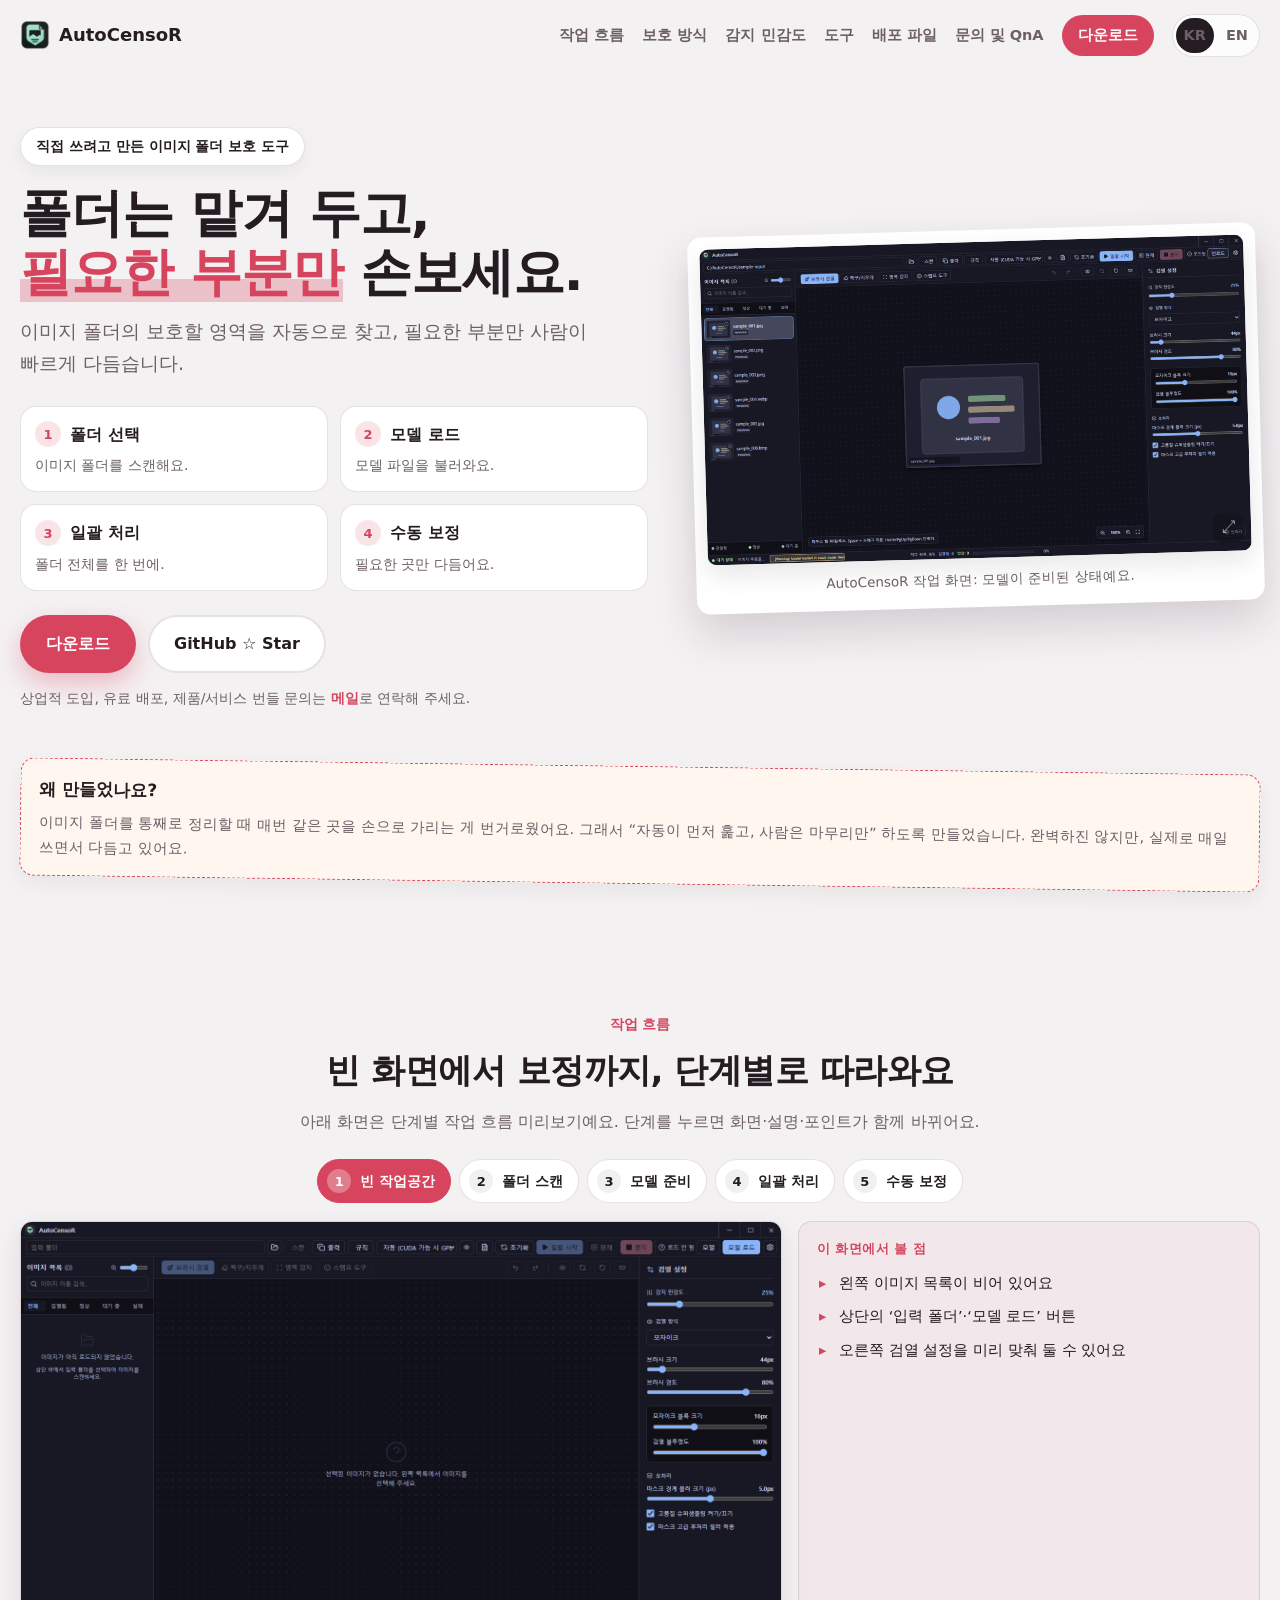
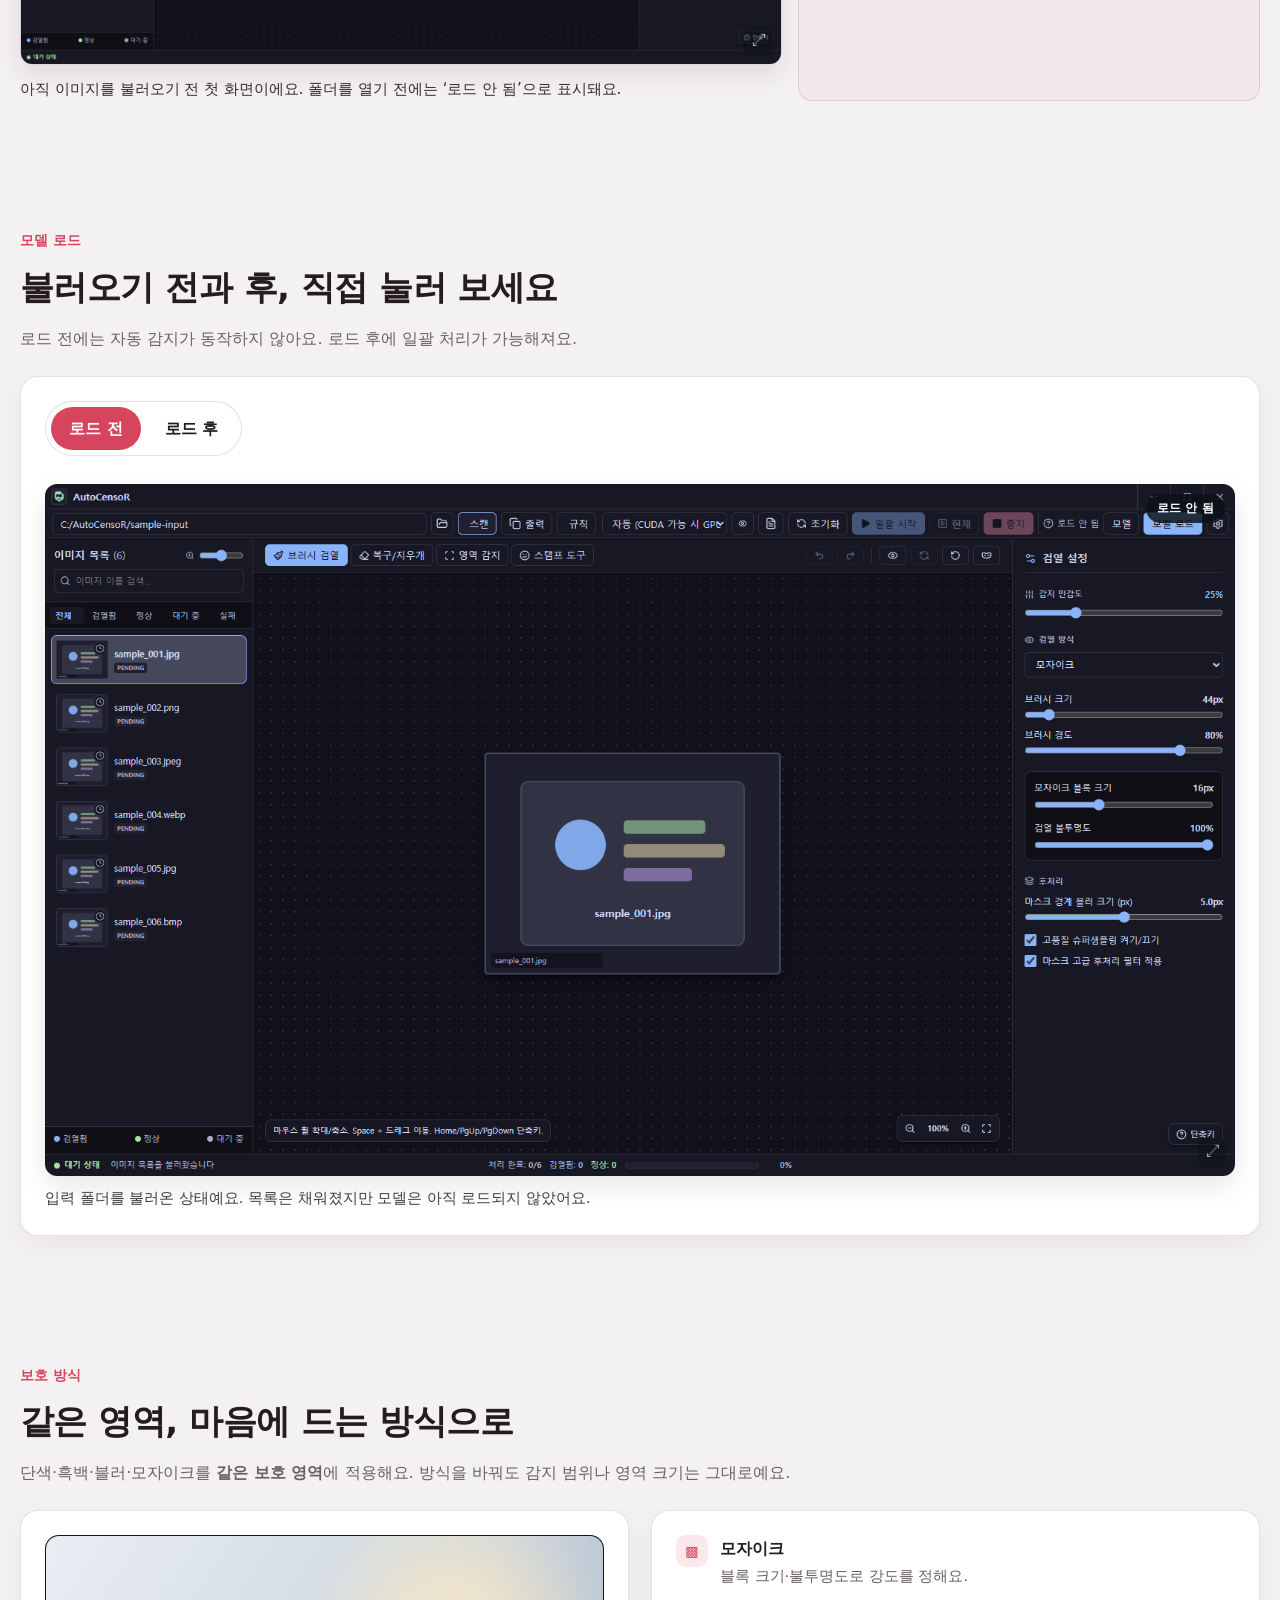
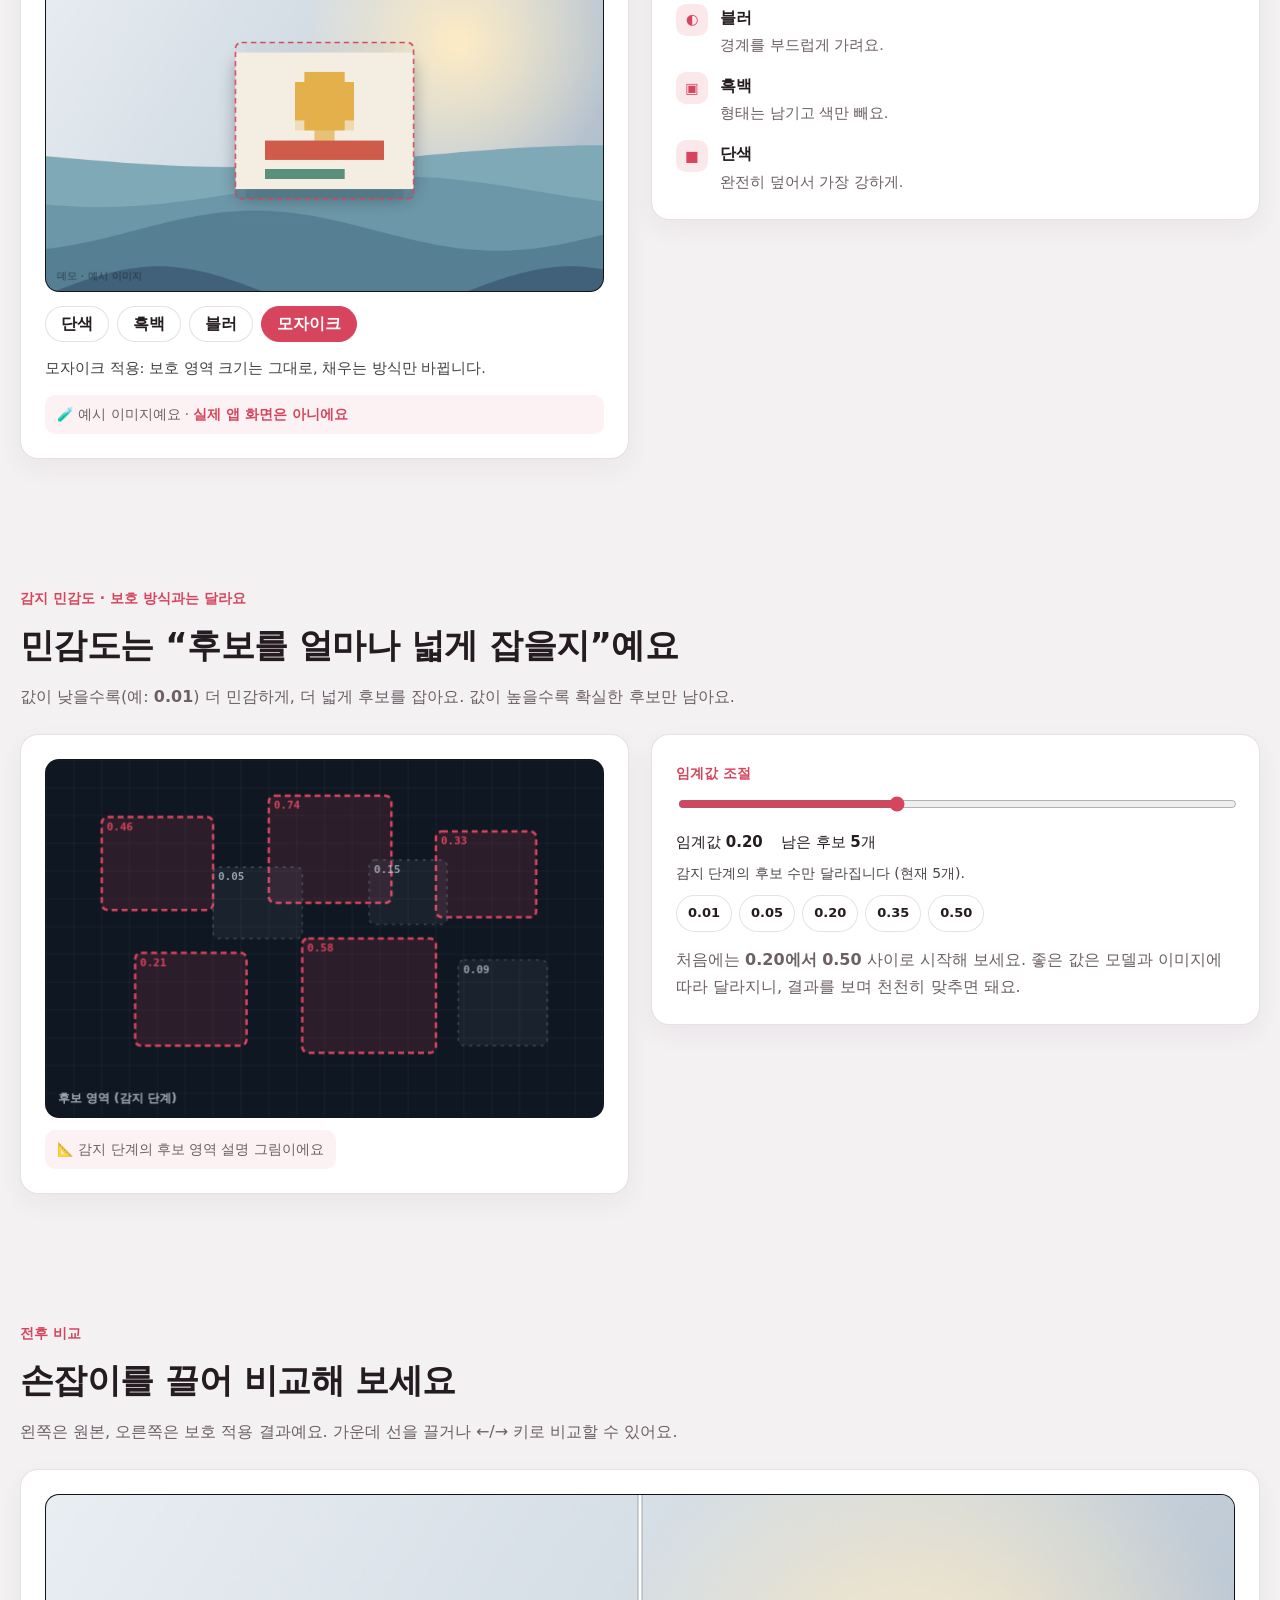
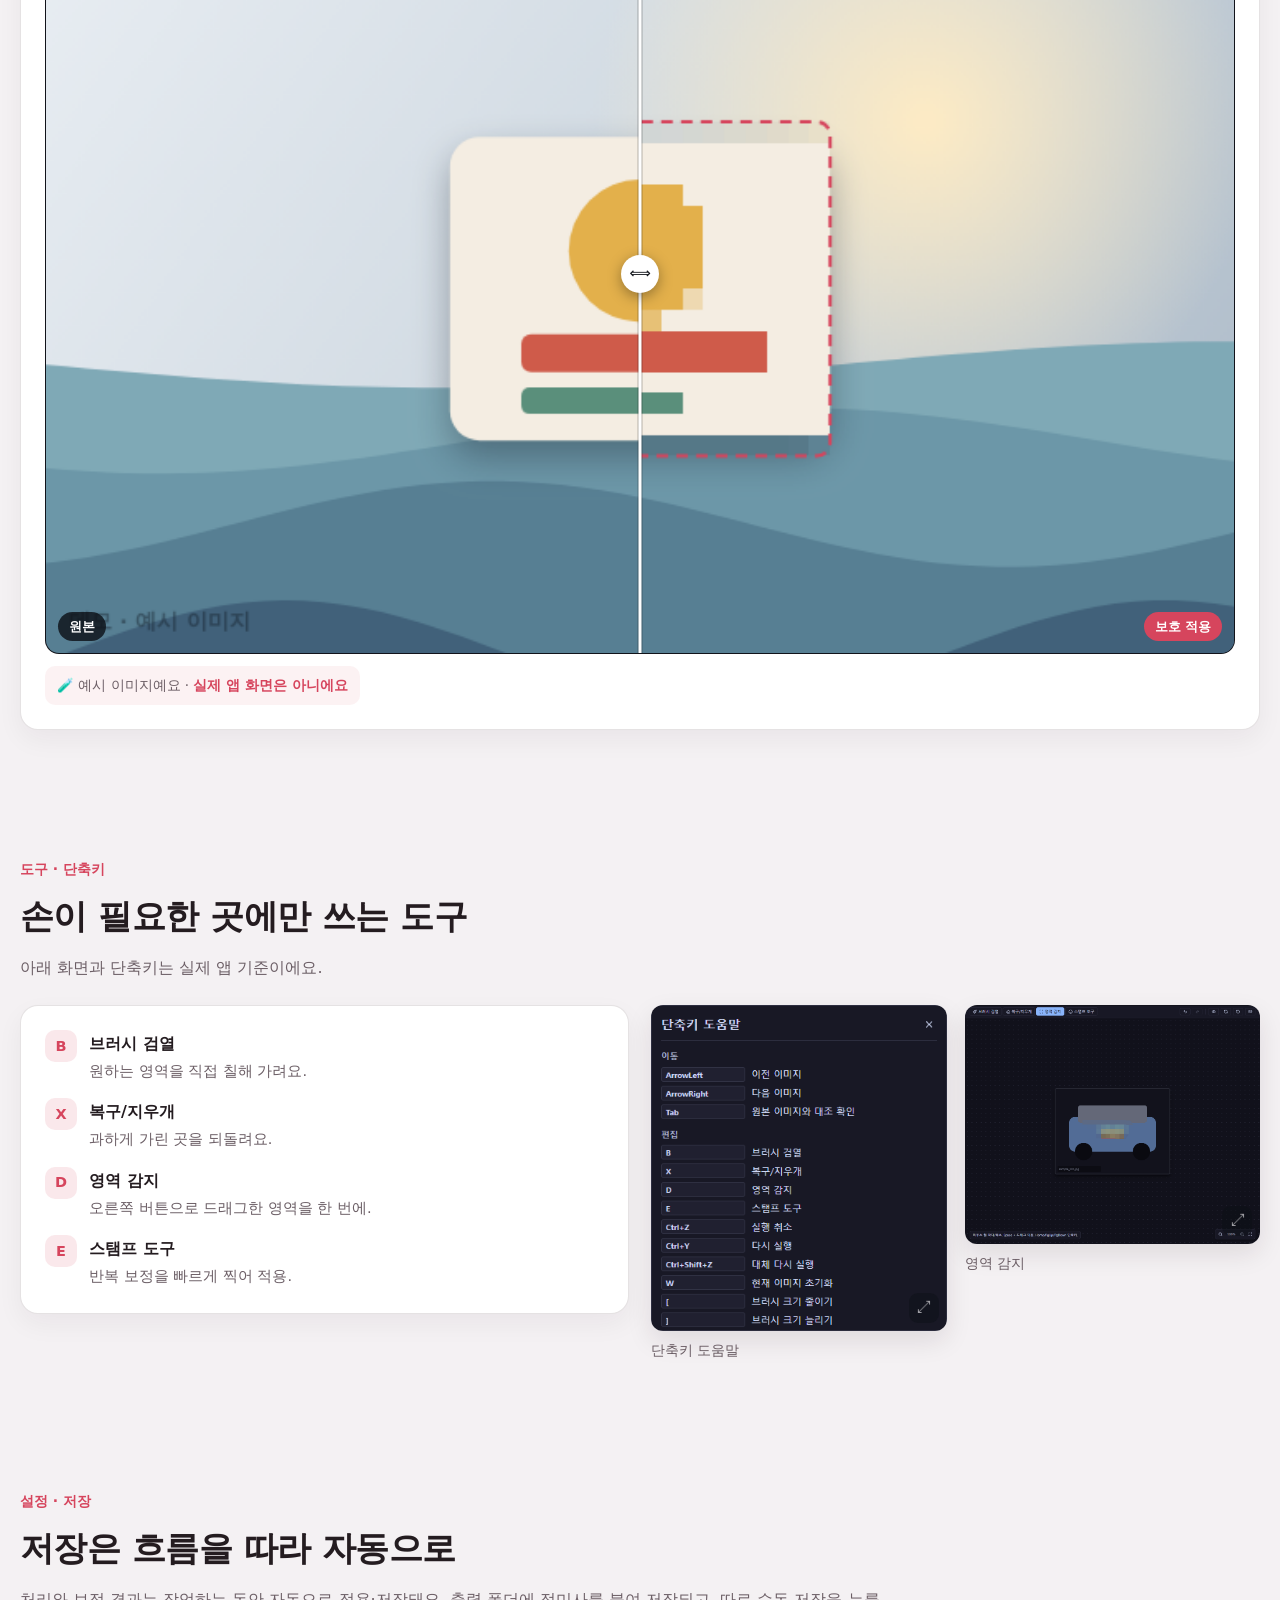
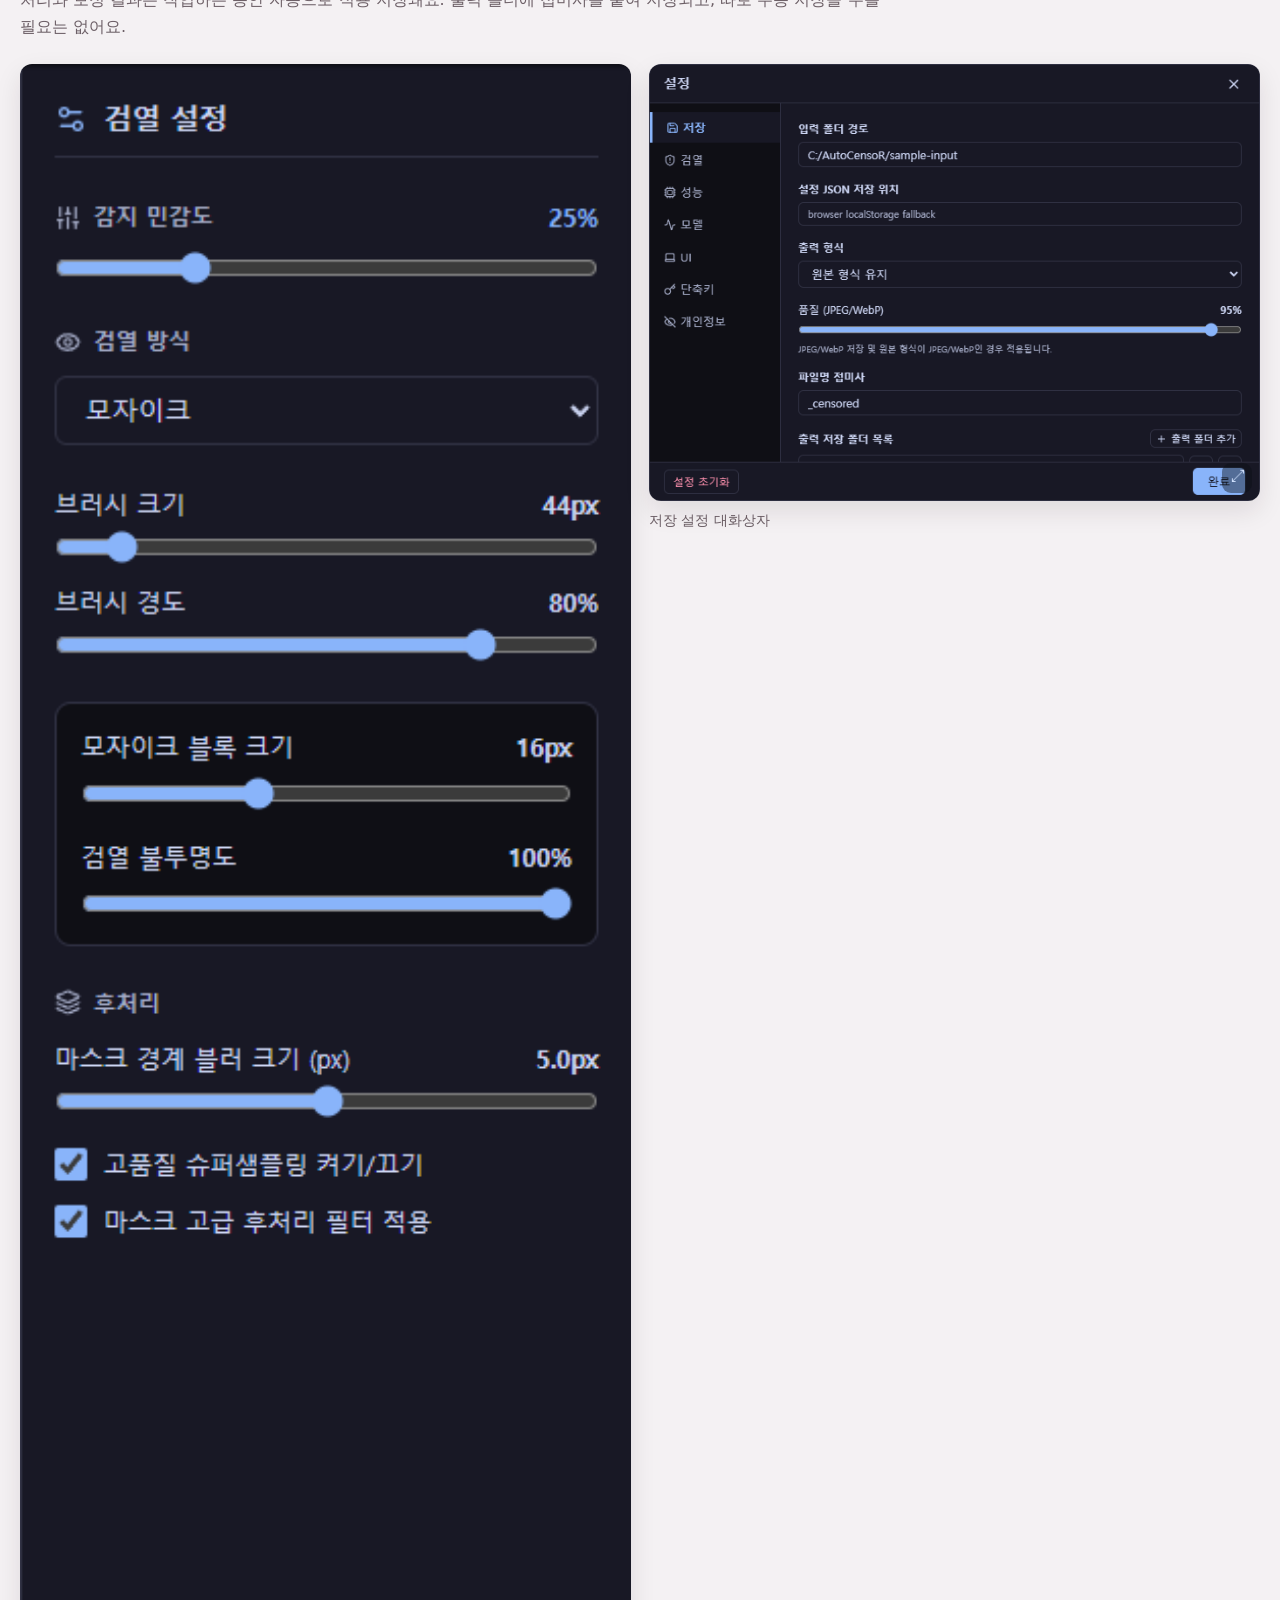
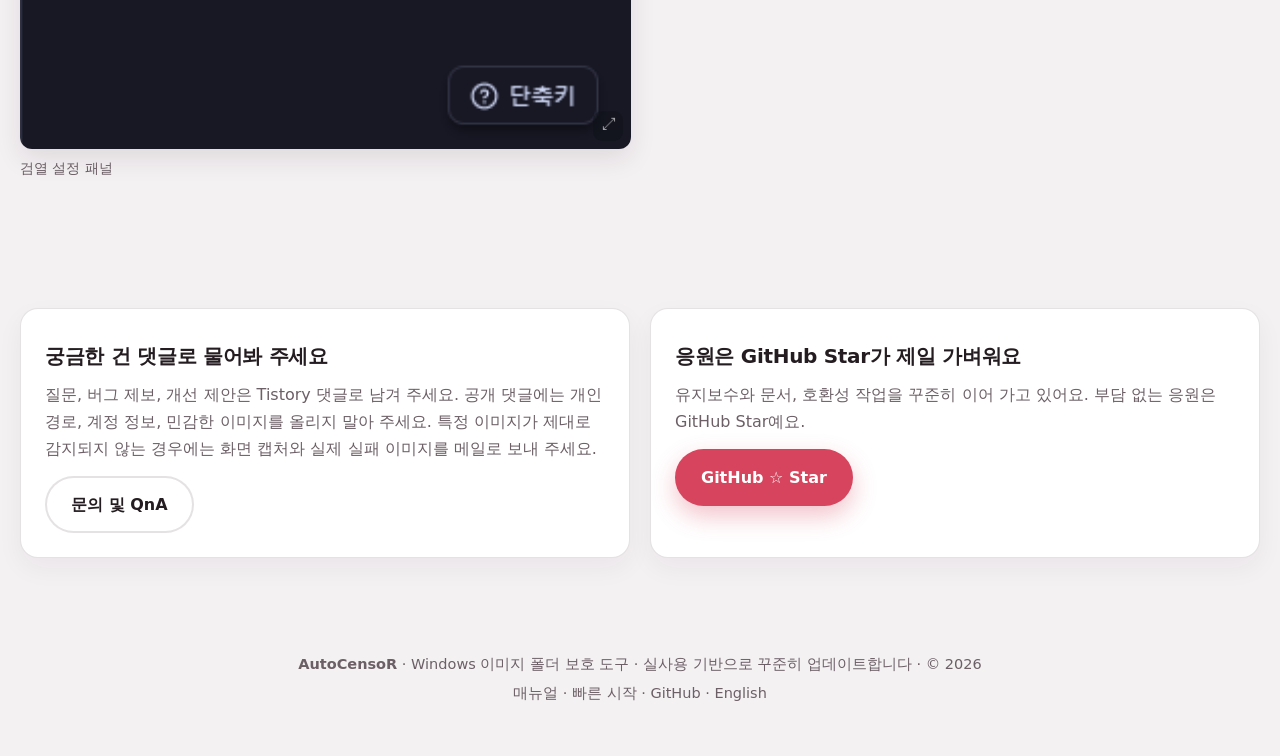
<file: index.html>
<!DOCTYPE html>
<html lang="ko">
<head>
  <meta charset="utf-8">
  <title>AutoCensoR · 이미지 폴더 보호 자동화 (Windows)</title>
  <meta name="viewport" content="width=device-width, initial-scale=1">
  <meta name="description" content="AutoCensoR는 이미지 폴더의 보호할 영역을 자동으로 찾고, 필요한 부분만 사람이 빠르게 다듬는 Windows 앱입니다.">
  <link rel="icon" type="image/png" href="assets/app-icon.png">
  <link rel="stylesheet" href="style.css">
</head>
<body>
  <header class="hr-head">
    <div class="ac-shell hr-head__in">
      <a class="hr-brand" href="#top"><span class="hr-brand__a" aria-hidden="true"><img src="assets/app-icon.png" alt="" width="30" height="30"></span>AutoCensoR</a>
      <button data-ac-nav-toggle aria-expanded="false" aria-controls="hr-menu" aria-label="메뉴">메뉴</button>
      <nav id="hr-menu" class="hr-nav" data-ac-nav aria-label="주요 메뉴">
        <a href="#flow">작업 흐름</a>
        <a href="#styles">보호 방식</a>
        <a href="#sensitivity">감지 민감도</a>
        <a href="#tools">도구</a>
        <a href="downloads.html">배포 파일</a>
        <a href="https://hwoa.tistory.com/entry/AutoCensoR-%EC%82%AC%EC%9A%A9-%EC%84%A4%EB%AA%85%EC%84%9C-%C2%B7-User-Manual" rel="noopener">문의 및 QnA</a>
        <a class="hr-nav__cta" data-ac-href="links.download" href="downloads.html" rel="noopener">다운로드</a>
        <span class="hr-lang" aria-label="Language">
          <a aria-current="page" href="index.html">KR</a>
          <a href="en/index.html">EN</a>
        </span>
      </nav>
    </div>
  </header>

  <main id="top">
    <!-- HERO -->
    <section class="hr-hero">
      <div class="ac-shell hr-hero__grid">
        <div>
          <span class="hr-greet">직접 쓰려고 만든 이미지 폴더 보호 도구</span>
          <h1 class="hr-h1">폴더는 맡겨 두고,<br><em class="hr-mark">필요한 부분만</em> 손보세요.</h1>
          <p class="hr-lede" data-ac-text="brand.tagline">
            AutoCensoR는 이미지 폴더의 보호할 영역을 자동으로 찾고, 필요한 부분만 사람이 빠르게 다듬습니다.
          </p>
          <div class="hr-cards">
            <div class="hr-mini"><b><span class="hr-mini__n">1</span> 폴더 선택</b><span>이미지 폴더를 스캔해요.</span></div>
            <div class="hr-mini"><b><span class="hr-mini__n">2</span> 모델 로드</b><span>모델 파일을 불러와요.</span></div>
            <div class="hr-mini"><b><span class="hr-mini__n">3</span> 일괄 처리</b><span>폴더 전체를 한 번에.</span></div>
            <div class="hr-mini"><b><span class="hr-mini__n">4</span> 수동 보정</b><span>필요한 곳만 다듬어요.</span></div>
          </div>
          <div class="hr-actions">
            <a class="hr-btn hr-btn--primary" data-ac-href="links.download" href="downloads.html" rel="noopener">다운로드</a>
            <a class="hr-btn hr-btn--ghost" data-ac-href="links.github" href="https://github.com/JHKS24/AutoCensoR" rel="noopener">GitHub ☆ Star</a>
          </div>
          <p class="hr-commercial">상업적 도입, 유료 배포, 제품/서비스 번들 문의는 <span class="hr-nowrap"><a data-ac-href="contact.commercialEmailLink" href="mailto:zeus30313@gmail.com">메일</a>로</span> 연락해 주세요.</p>
        </div>
        <figure class="hr-polaroid">
          <span class="ac-shot"><img src="assets/release-app.png" alt="AutoCensoR 작업 화면: 모델 준비 완료 상태"></span>
          <figcaption>AutoCensoR 작업 화면: 모델이 준비된 상태예요.</figcaption>
        </figure>
      </div>
    </section>

    <!-- WHY (personal note) -->
    <section class="hr-sec" id="why" style="padding-top:0">
      <div class="ac-shell">
        <div class="hr-note">
          <h3>왜 만들었나요?</h3>
          <p>이미지 폴더를 통째로 정리할 때 매번 같은 곳을 손으로 가리는 게 번거로웠어요. 그래서 “자동이 먼저 훑고, 사람은 마무리만” 하도록 만들었습니다. 완벽하진 않지만, 실제로 매일 쓰면서 다듬고 있어요.</p>
        </div>
      </div>
    </section>

    <!-- WORKFLOW -->
    <section class="hr-sec" id="flow">
      <div class="ac-shell">
        <div class="hr-sec__head" style="max-width:none;text-align:center;margin-inline:auto">
          <p class="hr-sec__kicker">작업 흐름</p>
          <h2 class="hr-sec__title">빈 화면에서 보정까지, 단계별로 따라와요</h2>
          <p class="hr-sec__sub" style="margin-inline:auto">아래 화면은 단계별 작업 흐름 미리보기예요. 단계를 누르면 화면·설명·포인트가 함께 바뀌어요.</p>
        </div>
        <div class="ac-flow" data-ac-workflow>
          <ol class="ac-flow__steps" role="tablist" aria-label="작업 흐름 단계">
            <li><button role="tab" data-ac-step="0" data-src="assets/state-empty.png" data-alt="앱 화면:빈 작업공간 화면" data-caption="아직 이미지를 불러오기 전 첫 화면이에요. 폴더를 열기 전에는 ‘로드 안 됨’으로 표시돼요." data-callouts="왼쪽 이미지 목록이 비어 있어요|상단의 ‘입력 폴더’·‘모델 로드’ 버튼|오른쪽 검열 설정을 미리 맞춰 둘 수 있어요"><span class="ac-flow__num">1</span>빈 작업공간</button></li>
            <li><button role="tab" data-ac-step="1" data-src="assets/state-scan.png" data-alt="앱 화면:폴더 스캔 후 대기 목록" data-caption="이미지가 목록에 채워지고 ‘대기 중’으로 표시돼요. 모델은 아직 준비 전이에요." data-callouts="왼쪽 목록에 파일이 채워져요|각 항목이 ‘대기 중(PENDING)’으로 표시돼요|상태 탭(전체·검열됨·정상·대기 중·실패)으로 추려 봐요"><span class="ac-flow__num">2</span>폴더 스캔</button></li>
            <li><button role="tab" data-ac-step="2" data-src="assets/state-ready.png" data-alt="앱 화면:모델 준비 완료" data-caption="모델 파일을 불러오면 자동 감지와 일괄 처리를 시작할 수 있어요." data-callouts="상단 상태가 ‘로드됨’으로 바뀌어요|모델 상태가 준비 완료로 바뀌어요|‘일괄 시작’(F5)으로 처리 시작"><span class="ac-flow__num">3</span>모델 준비</button></li>
            <li><button role="tab" data-ac-step="3" data-src="assets/state-processed.png" data-alt="앱 화면:일괄 처리 완료" data-caption="감지된 곳에 보호가 적용돼요. 화면의 예시는 테스트 이미지예요." data-callouts="감지된 영역에 보호가 적용돼요|하단에 처리 개수·소요 시간이 보여요|목록 항목이 ‘검열됨/정상’으로 바뀌어요"><span class="ac-flow__num">4</span>일괄 처리</button></li>
            <li><button role="tab" data-ac-step="4" data-src="assets/manual-correction.png" data-alt="앱 화면:영역 감지로 직접 보정" data-caption="필요한 부분만 직접 다듬어요. 결과는 자동으로 저장돼요." data-callouts="브러시 커서로 필요한 곳만 보정해요|영역 감지에서 오른쪽 버튼으로 드래그해 한 번에 보정해요|결과는 자동으로 저장돼요"><span class="ac-flow__num">5</span>수동 보정</button></li>
          </ol>
          <div class="ac-flow__main">
            <figure class="ac-flow__figure">
              <span class="ac-shot ac-shot--flow"><img data-ac-workflow-img alt=""></span>
              <figcaption data-ac-workflow-caption></figcaption>
            </figure>
            <aside class="ac-flow__detail" aria-live="polite">
              <p class="ac-flow__detail-kicker">이 화면에서 볼 점</p>
              <ul class="ac-flow__callouts" data-ac-workflow-callouts></ul>
            </aside>
          </div>
        </div>
      </div>
    </section>

    <!-- MODEL LOAD -->
    <section class="hr-sec" id="model">
      <div class="ac-shell">
        <div class="hr-sec__head">
          <p class="hr-sec__kicker">모델 로드</p>
          <h2 class="hr-sec__title">불러오기 전과 후, 직접 눌러 보세요</h2>
          <p class="hr-sec__sub">로드 전에는 자동 감지가 동작하지 않아요. 로드 후에 일괄 처리가 가능해져요.</p>
        </div>
        <div class="hr-card ac-modelload" data-ac-modelload>
          <div class="ac-modelload__tabs" role="group" aria-label="모델 로드 상태 전환">
            <button type="button" data-ac-mode="before" data-src="assets/state-scan.png"
              data-alt="앱 화면:입력 폴더를 불러왔지만 모델은 로드되지 않은 상태" data-caption="입력 폴더를 불러온 상태예요. 목록은 채워졌지만 모델은 아직 로드되지 않았어요." data-status="로드 안 됨">로드 전</button>
            <button type="button" data-ac-mode="after" data-src="assets/state-ready.png"
              data-alt="앱 화면:모델 준비 완료" data-caption="모델이 준비됐어요. 자동 감지와 일괄 처리를 시작할 수 있어요." data-status="준비 완료">로드 후</button>
          </div>
          <figure class="ac-modelload__figure" style="margin-top:14px">
            <span class="ac-shot"><img data-ac-modelload-img alt=""><span class="ac-shot__pill" data-ac-modelload-status></span></span>
            <figcaption data-ac-modelload-caption></figcaption>
          </figure>
        </div>
      </div>
    </section>

    <!-- STYLES -->
    <section class="hr-sec" id="styles">
      <div class="ac-shell">
        <div class="hr-sec__head">
          <p class="hr-sec__kicker">보호 방식</p>
          <h2 class="hr-sec__title">같은 영역, 마음에 드는 방식으로</h2>
          <p class="hr-sec__sub">단색·흑백·블러·모자이크를 <b>같은 보호 영역</b>에 적용해요. 방식을 바꿔도 감지 범위나 영역 크기는 그대로예요.</p>
        </div>
        <div class="hr-2">
          <div class="hr-card ac-styledemo" data-ac-style-demo>
            <div class="ac-styledemo__stage"><canvas class="ac-styledemo__canvas" data-ac-style-canvas width="720" height="460" aria-label="보호 방식 예시 이미지 (실제 앱 화면 아님)"></canvas></div>
            <div class="ac-styledemo__controls" role="group" aria-label="보호 방식 선택">
              <button type="button" data-ac-style="solid">단색</button>
              <button type="button" data-ac-style="grayscale">흑백</button>
              <button type="button" data-ac-style="blur">블러</button>
              <button type="button" data-ac-style="mosaic" aria-pressed="true">모자이크</button>
            </div>
            <p class="ac-styledemo__caption" data-ac-style-caption></p>
            <p class="hr-tip">🧪 예시 이미지예요 · <b>실제 앱 화면은 아니에요</b></p>
          </div>
          <div class="hr-card">
            <ul class="hr-feat">
              <li><span class="hr-ic">▩</span><div><b>모자이크</b><span>블록 크기·불투명도로 강도를 정해요.</span></div></li>
              <li><span class="hr-ic">◐</span><div><b>블러</b><span>경계를 부드럽게 가려요.</span></div></li>
              <li><span class="hr-ic">▣</span><div><b>흑백</b><span>형태는 남기고 색만 빼요.</span></div></li>
              <li><span class="hr-ic">■</span><div><b>단색</b><span>완전히 덮어서 가장 강하게.</span></div></li>
            </ul>
          </div>
        </div>
      </div>
    </section>

    <!-- SENSITIVITY -->
    <section class="hr-sec" id="sensitivity">
      <div class="ac-shell">
        <div class="hr-sec__head">
          <p class="hr-sec__kicker">감지 민감도 · 보호 방식과는 달라요</p>
          <h2 class="hr-sec__title">민감도는 “후보를 얼마나 넓게 잡을지”예요</h2>
          <p class="hr-sec__sub">값이 낮을수록(예: <b>0.01</b>) 더 민감하게, 더 넓게 후보를 잡아요. 값이 높을수록 확실한 후보만 남아요.</p>
        </div>
        <div class="hr-2 ac-sens" data-ac-sensitivity>
          <div class="hr-card">
            <div class="ac-sens__stage"><canvas class="ac-sens__canvas" data-ac-sens-canvas width="560" height="360" aria-label="감지 후보 영역 다이어그램 (설명용)"></canvas></div>
            <p class="hr-tip" style="margin-top:12px">📐 감지 단계의 후보 영역 설명 그림이에요</p>
          </div>
          <div class="hr-card">
            <label class="hr-sec__kicker" for="hr-sens">임계값 조절</label>
            <input id="hr-sens" type="range" min="1" max="50" step="1" value="20" data-ac-sens-range aria-label="감지 민감도 임계값" style="width:100%;margin-top:10px">
            <div class="ac-sens__readout"><span>임계값 <b data-ac-sens-value>0.20</b></span><span>남은 후보 <b data-ac-sens-count>0</b>개</span></div>
            <p class="ac-sens__note" data-ac-sens-note></p>
            <div class="ac-sens__chips" role="group" aria-label="임계값 예시">
              <button type="button" data-ac-sens="0.01">0.01</button>
              <button type="button" data-ac-sens="0.05">0.05</button>
              <button type="button" data-ac-sens="0.20">0.20</button>
              <button type="button" data-ac-sens="0.35">0.35</button>
              <button type="button" data-ac-sens="0.50">0.50</button>
            </div>
            <p class="hr-sec__sub" style="margin-top:14px">처음에는 <b>0.20에서 0.50</b> 사이로 시작해 보세요. 좋은 값은 모델과 이미지에 따라 달라지니, 결과를 보며 천천히 맞추면 돼요.</p>
          </div>
        </div>
      </div>
    </section>

    <!-- COMPARE -->
    <section class="hr-sec" id="compare">
      <div class="ac-shell">
        <div class="hr-sec__head">
          <p class="hr-sec__kicker">전후 비교</p>
          <h2 class="hr-sec__title">손잡이를 끌어 비교해 보세요</h2>
          <p class="hr-sec__sub">왼쪽은 원본, 오른쪽은 보호 적용 결과예요. 가운데 선을 끌거나 ←/→ 키로 비교할 수 있어요.</p>
        </div>
        <div class="hr-card">
          <div class="ac-compare" data-ac-compare="demo">
            <div class="ac-compare__layer ac-compare__before" data-ac-compare-before>
              <canvas data-ac-compare-canvas="before" width="720" height="460"></canvas>
              <span class="ac-compare__tag ac-compare__tag--a">원본</span>
            </div>
            <div class="ac-compare__layer ac-compare__after" data-ac-compare-after>
              <canvas data-ac-compare-canvas="after" width="720" height="460"></canvas>
              <span class="ac-compare__tag ac-compare__tag--b">보호 적용</span>
            </div>
            <div class="ac-compare__handle" data-ac-compare-handle></div>
          </div>
          <p class="hr-tip" style="margin-top:12px">🧪 예시 이미지예요 · <b>실제 앱 화면은 아니에요</b></p>
        </div>
      </div>
    </section>

    <!-- TOOLS -->
    <section class="hr-sec" id="tools">
      <div class="ac-shell">
        <div class="hr-sec__head">
          <p class="hr-sec__kicker">도구 · 단축키</p>
          <h2 class="hr-sec__title">손이 필요한 곳에만 쓰는 도구</h2>
          <p class="hr-sec__sub">아래 화면과 단축키는 실제 앱 기준이에요.</p>
        </div>
        <div class="hr-2">
          <div class="hr-card">
            <ul class="hr-feat">
              <li><span class="hr-ic">B</span><div><b>브러시 검열</b><span>원하는 영역을 직접 칠해 가려요.</span></div></li>
              <li><span class="hr-ic">X</span><div><b>복구/지우개</b><span>과하게 가린 곳을 되돌려요.</span></div></li>
              <li><span class="hr-ic">D</span><div><b>영역 감지</b><span>오른쪽 버튼으로 드래그한 영역을 한 번에.</span></div></li>
              <li><span class="hr-ic">E</span><div><b>스탬프 도구</b><span>반복 보정을 빠르게 찍어 적용.</span></div></li>
            </ul>
          </div>
          <div class="hr-figs">
            <figure><span class="ac-shot"><img src="assets/detail-shortcuts.png" alt="앱 화면:단축키 도움말 패널"></span><figcaption>단축키 도움말</figcaption></figure>
            <figure><span class="ac-shot"><img src="assets/detail-region-detect.png" alt="앱 화면:영역 감지로 보호한 모습"></span><figcaption>영역 감지</figcaption></figure>
          </div>
        </div>
      </div>
    </section>

    <!-- SETTINGS -->
    <section class="hr-sec" id="settings">
      <div class="ac-shell">
        <div class="hr-sec__head">
          <p class="hr-sec__kicker">설정 · 저장</p>
          <h2 class="hr-sec__title">저장은 흐름을 따라 자동으로</h2>
          <p class="hr-sec__sub">처리와 보정 결과는 작업하는 동안 자동으로 적용·저장돼요. 출력 폴더에 접미사를 붙여 저장되고, 따로 수동 저장을 누를 필요는 없어요.</p>
        </div>
        <div class="hr-figs">
          <figure><span class="ac-shot"><img src="assets/detail-settings-panel.png" alt="앱 화면:검열 설정 패널"></span><figcaption>검열 설정 패널</figcaption></figure>
          <figure><span class="ac-shot"><img src="assets/detail-settings-dialog.png" alt="앱 화면:설정 대화상자 저장 탭"></span><figcaption>저장 설정 대화상자</figcaption></figure>
        </div>
      </div>
    </section>

    <!-- CONTACT & SUPPORT -->
    <section class="hr-sec" id="support">
      <div class="ac-shell hr-support">
        <div class="hr-card">
          <h3 class="hr-sec__title" style="font-size:20px">궁금한 건 댓글로 물어봐 주세요</h3>
          <p class="hr-sec__sub">질문, 버그 제보, 개선 제안은 Tistory 댓글로 남겨 주세요. 공개 댓글에는 개인 경로, 계정 정보, 민감한 이미지를 올리지 말아 주세요. 특정 이미지가 제대로 감지되지 않는 경우에는 화면 캡처와 실제 실패 이미지를 메일로 보내 주세요.</p>
          <p class="hr-actions" style="margin-top:14px"><a class="hr-btn hr-btn--ghost" data-ac-href="links.feedback" href="https://hwoa.tistory.com/entry/AutoCensoR-%EC%82%AC%EC%9A%A9-%EC%84%A4%EB%AA%85%EC%84%9C-%C2%B7-User-Manual" rel="noopener">문의 및 QnA</a></p>
        </div>
        <div class="hr-card">
          <h3 class="hr-sec__title" style="font-size:20px">응원은 GitHub Star가 제일 가벼워요</h3>
          <p class="hr-sec__sub" style="margin-bottom:14px">유지보수와 문서, 호환성 작업을 꾸준히 이어 가고 있어요. 부담 없는 응원은 GitHub Star예요.</p>
          <div class="hr-actions" style="margin-top:0">
            <a class="hr-btn hr-btn--primary" data-ac-href="support.githubStar" href="https://github.com/JHKS24/AutoCensoR" rel="noopener">GitHub ☆ Star</a>
          </div>
        </div>
      </div>
    </section>
  </main>

  <footer class="hr-foot">
    <div class="ac-shell">
      <p><b>AutoCensoR</b> · Windows 이미지 폴더 보호 도구 · 실사용 기반으로 꾸준히 업데이트합니다 · © <span data-ac-year>2026</span></p>
      <p style="margin-top:4px">
        <a data-ac-href="links.manual" href="tistory/AutoCensoR_Tistory_Manual_Full.html">매뉴얼</a> ·
        <a data-ac-href="links.quickstart" href="quickstart.html">빠른 시작</a> ·
        <a data-ac-href="links.github" href="https://github.com/JHKS24/AutoCensoR" rel="noopener">GitHub</a> ·
        <a href="en/index.html">English</a>
      </p>
    </div>
  </footer>

  <script type="application/json" id="ac-site-data">{"brand":{"name":"AutoCensoR","platform":"Windows","tagline":"이미지 폴더의 보호할 영역을 자동으로 찾고, 필요한 부분만 사람이 빠르게 다듬습니다.","summary":"폴더 선택 → 모델 로드 → 일괄 처리 → 필요한 부분만 수동 보정."},"links":{"github":"https://github.com/JHKS24/AutoCensoR","download":"downloads.html","model":"https://github.com/JHKS24/AutoCensoR#model-placement","quickstart":"quickstart.html","manual":"tistory/AutoCensoR_Tistory_Manual_Full.html","guide":"guide.html","comparison":"comparison.html","feedback":"https://hwoa.tistory.com/entry/AutoCensoR-%EC%82%AC%EC%9A%A9-%EC%84%A4%EB%AA%85%EC%84%9C-%C2%B7-User-Manual"},"downloads":{"source":"https://github.com/JHKS24/AutoCensoR","full":"https://github.com/JHKS24/AutoCensoR-Full/releases","cpuOnly":"https://github.com/JHKS24/AutoCensoR-CPU-Only/releases","legacyPython":"https://github.com/JHKS24/AutoCensor-ReleaseVersion/releases"},"support":{"githubStar":"https://github.com/JHKS24/AutoCensoR","sponsors":"","buyMeACoffee":"","kofi":""},"contact":{"tistoryComments":true,"tistoryPostUrl":"https://hwoa.tistory.com/entry/AutoCensoR-%EC%82%AC%EC%9A%A9-%EC%84%A4%EB%AA%85%EC%84%9C-%C2%B7-User-Manual","email":"zeus30313@gmail.com","commercialEmail":"zeus30313@gmail.com","commercialEmailLink":"mailto:zeus30313@gmail.com?subject=AutoCensoR%20commercial%20use%20inquiry"},"meta":{"locale":"ko-KR","updated":"2026-06","hosting":"static site with Tistory comments"}}</script>
  <script src="script.js"></script>
</body>
</html>
</file>
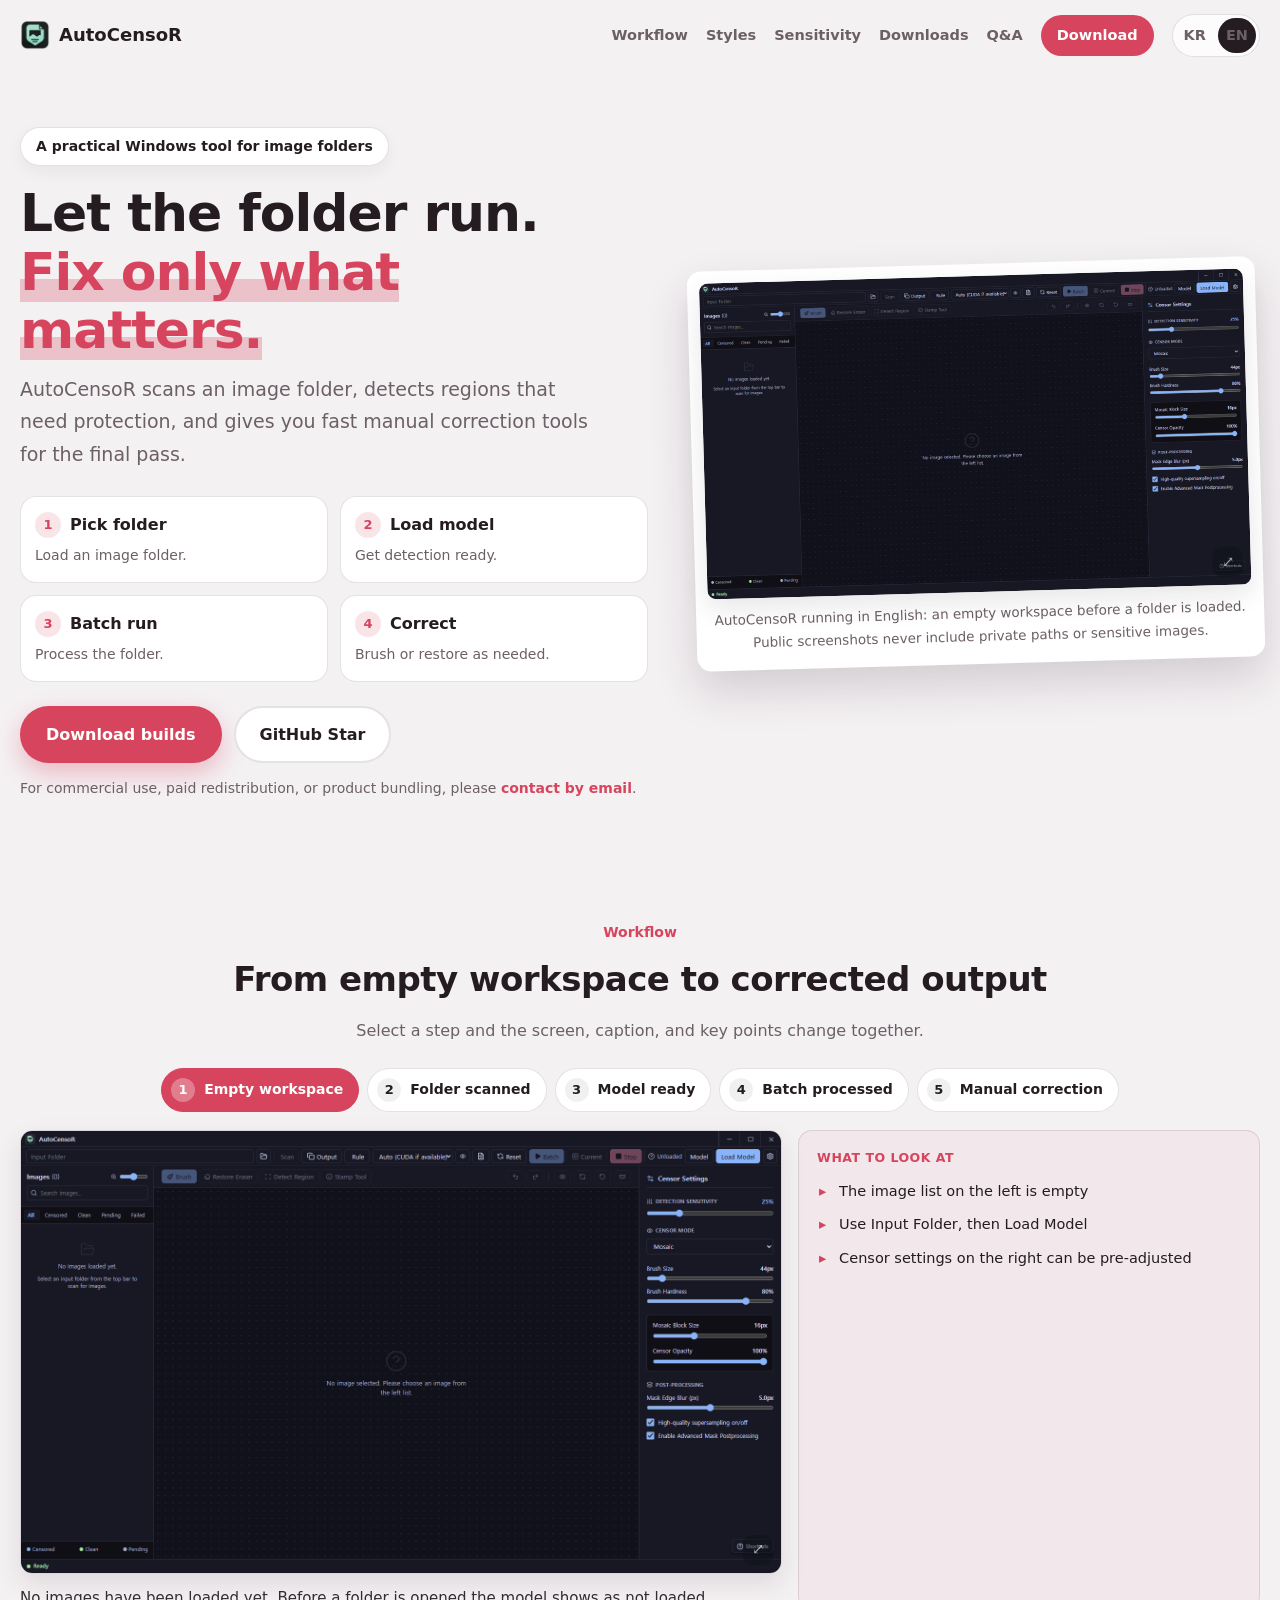
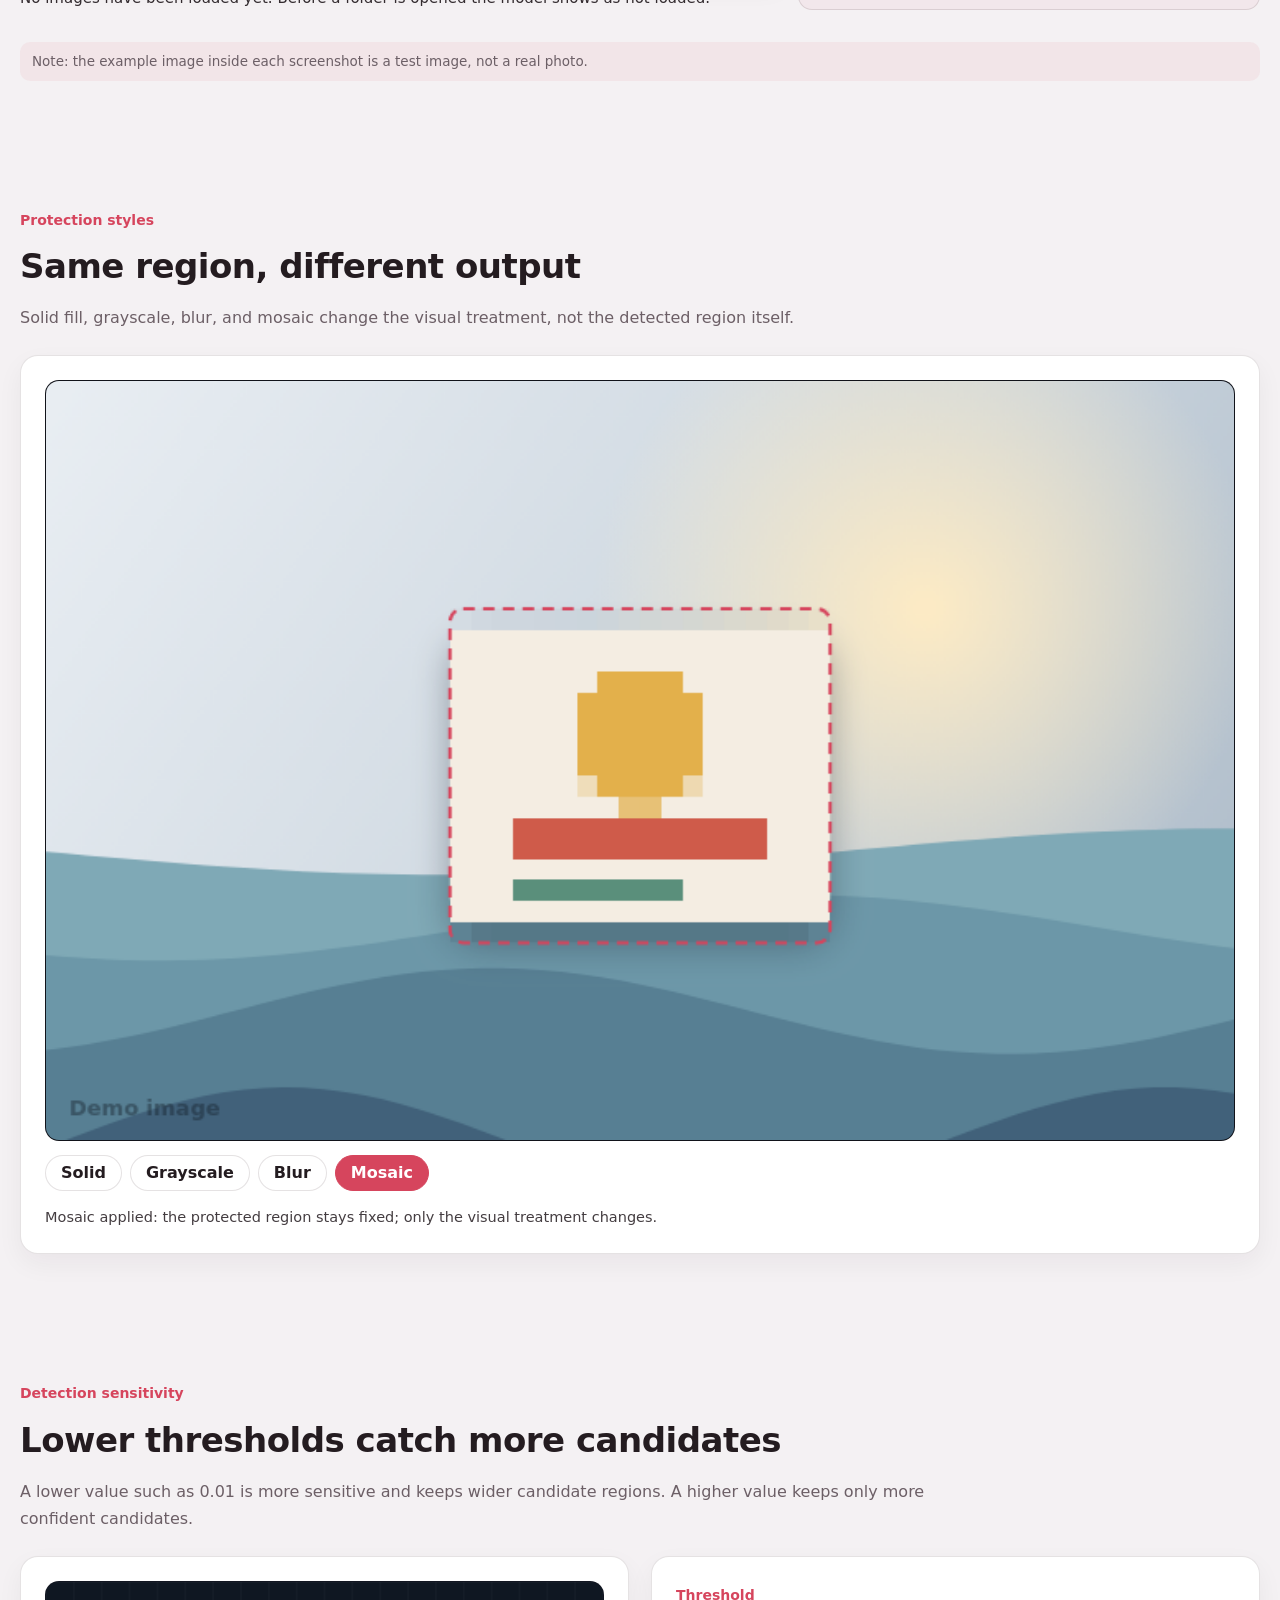
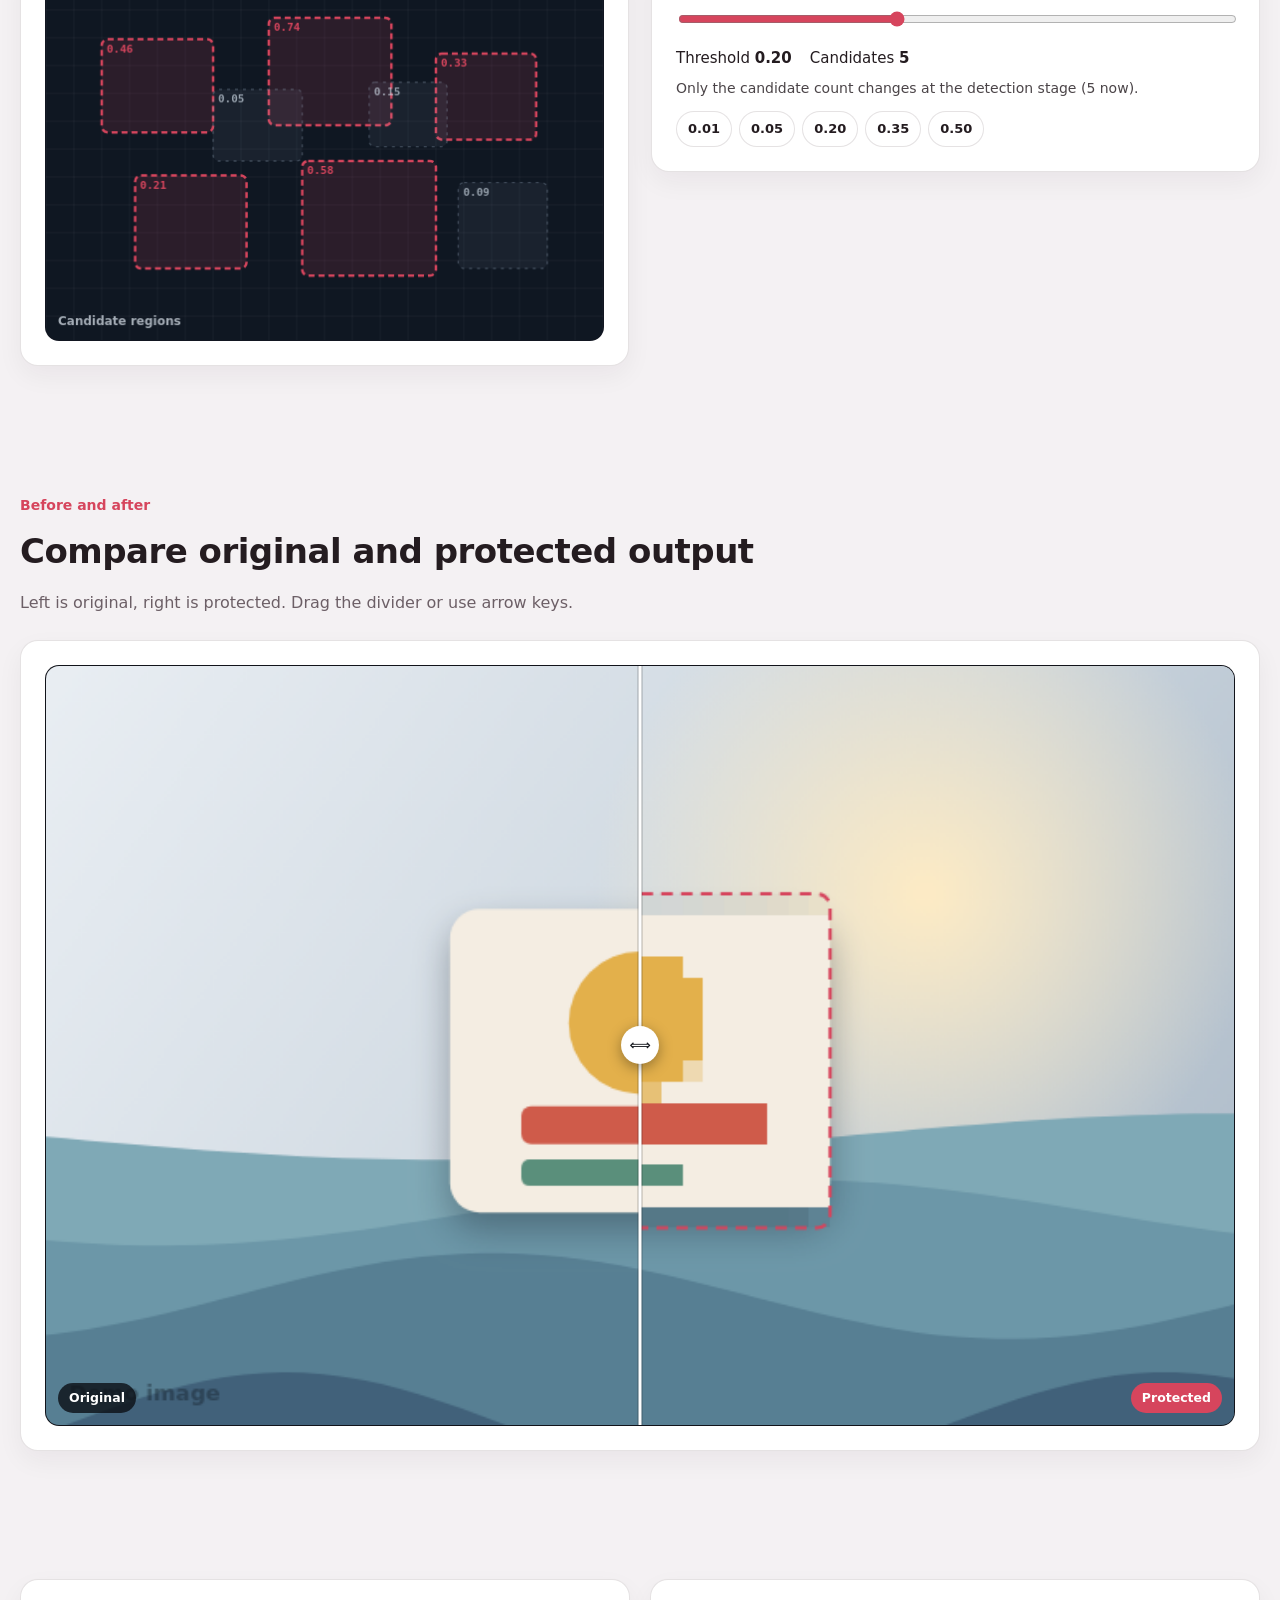
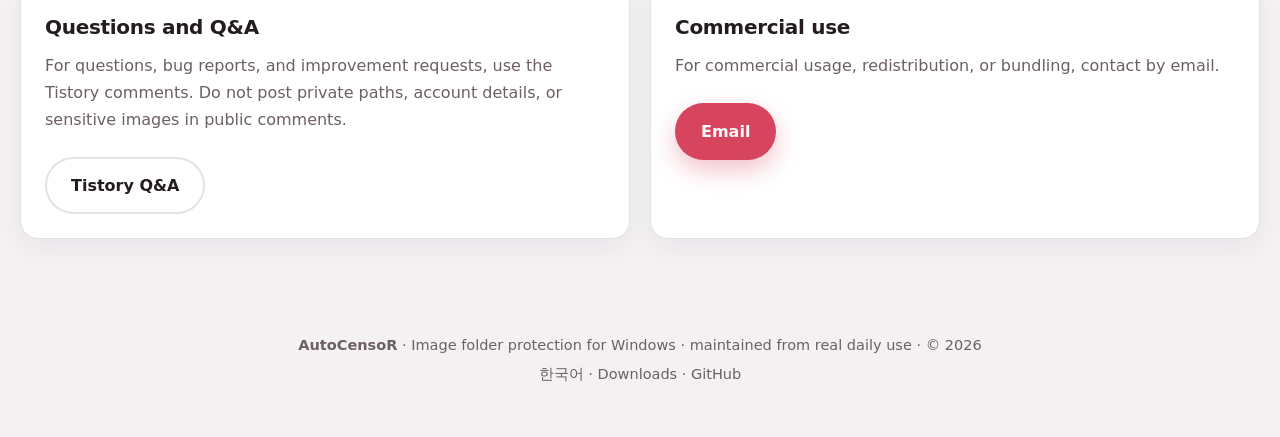
<file: en/index.html>
<!DOCTYPE html>
<html lang="en">
<head>
  <meta charset="utf-8">
  <title>AutoCensoR · Folder-based image protection for Windows</title>
  <meta name="viewport" content="width=device-width, initial-scale=1">
  <meta name="description" content="AutoCensoR detects regions to protect in image folders and lets you quickly correct the results by hand.">
  <link rel="icon" type="image/png" href="../assets/app-icon.png">
  <link rel="stylesheet" href="../style.css">
</head>
<body>
  <header class="hr-head">
    <div class="ac-shell hr-head__in">
      <a class="hr-brand" href="../index.html"><span class="hr-brand__a" aria-hidden="true"><img src="../assets/app-icon.png" alt="" width="30" height="30"></span>AutoCensoR</a>
      <button data-ac-nav-toggle aria-expanded="false" aria-controls="hr-menu" aria-label="Menu">Menu</button>
      <nav id="hr-menu" class="hr-nav" data-ac-nav aria-label="Primary navigation">
        <a href="#flow">Workflow</a>
        <a href="#styles">Styles</a>
        <a href="#sensitivity">Sensitivity</a>
        <a href="downloads.html">Downloads</a>
        <a href="https://hwoa.tistory.com/entry/AutoCensoR-%EC%82%AC%EC%9A%A9-%EC%84%A4%EB%AA%85%EC%84%9C-%C2%B7-User-Manual" rel="noopener">Q&amp;A</a>
        <a class="hr-nav__cta" href="downloads.html">Download</a>
        <span class="hr-lang" aria-label="Language"><a href="../index.html">KR</a><a aria-current="page" href="index.html">EN</a></span>
      </nav>
    </div>
  </header>
  <main id="top">
    <section class="hr-hero">
      <div class="ac-shell hr-hero__grid">
        <div>
          <span class="hr-greet">A practical Windows tool for image folders</span>
          <h1 class="hr-h1">Let the folder run.<br><em class="hr-mark">Fix only what matters.</em></h1>
          <p class="hr-lede">AutoCensoR scans an image folder, detects regions that need protection, and gives you fast manual correction tools for the final pass.</p>
          <div class="hr-cards">
            <div class="hr-mini"><b><span class="hr-mini__n">1</span> Pick folder</b><span>Load an image folder.</span></div>
            <div class="hr-mini"><b><span class="hr-mini__n">2</span> Load model</b><span>Get detection ready.</span></div>
            <div class="hr-mini"><b><span class="hr-mini__n">3</span> Batch run</b><span>Process the folder.</span></div>
            <div class="hr-mini"><b><span class="hr-mini__n">4</span> Correct</b><span>Brush or restore as needed.</span></div>
          </div>
          <div class="hr-actions">
            <a class="hr-btn hr-btn--primary" href="downloads.html">Download builds</a>
            <a class="hr-btn hr-btn--ghost" href="https://github.com/JHKS24/AutoCensoR" rel="noopener">GitHub Star</a>
          </div>
          <p class="hr-commercial">For commercial use, paid redistribution, or product bundling, please <a href="mailto:zeus30313@gmail.com?subject=AutoCensoR%20commercial%20use%20inquiry">contact by email</a>.</p>
        </div>
        <figure class="hr-polaroid">
          <span class="ac-shot"><img src="../assets/real-full-en.png" alt="AutoCensoR running in English: an empty workspace before a folder is loaded"></span>
          <figcaption>AutoCensoR running in English: an empty workspace before a folder is loaded. Public screenshots never include private paths or sensitive images.</figcaption>
        </figure>
      </div>
    </section>
    <section class="hr-sec" id="flow">
      <div class="ac-shell">
        <div class="hr-sec__head" style="max-width:none;text-align:center;margin-inline:auto">
          <p class="hr-sec__kicker">Workflow</p>
          <h2 class="hr-sec__title">From empty workspace to corrected output</h2>
          <p class="hr-sec__sub" style="margin-inline:auto">Select a step and the screen, caption, and key points change together.</p>
        </div>
        <div class="ac-flow" data-ac-workflow>
          <ol class="ac-flow__steps" role="tablist" aria-label="Workflow steps">
            <li><button role="tab" data-ac-step="0" data-src="../assets/state-empty-en.png" data-alt="AutoCensoR empty workspace (English UI)" data-caption="No images have been loaded yet. Before a folder is opened the model shows as not loaded." data-callouts="The image list on the left is empty|Use Input Folder, then Load Model|Censor settings on the right can be pre-adjusted"><span class="ac-flow__num">1</span>Empty workspace</button></li>
            <li><button role="tab" data-ac-step="1" data-src="../assets/state-scan-en.png" data-alt="AutoCensoR image list after scan (English UI)" data-caption="Images are listed and waiting for processing. The model is not loaded yet." data-callouts="Files fill the list on the left|Each item is marked PENDING|Filter by status: All, Censored, Clean, Pending, Failed"><span class="ac-flow__num">2</span>Folder scanned</button></li>
            <li><button role="tab" data-ac-step="2" data-src="../assets/state-ready-en.png" data-alt="AutoCensoR model loaded (English UI)" data-caption="Detection is ready and batch processing can start." data-callouts="The status switches to loaded|Detection becomes ready|Press Start Batch (F5)"><span class="ac-flow__num">3</span>Model ready</button></li>
            <li><button role="tab" data-ac-step="3" data-src="../assets/state-processed-en.png" data-alt="AutoCensoR processed result (English UI)" data-caption="Detected regions are protected. The on-screen example is a test image." data-callouts="The protection style is applied to detected regions|The bottom bar shows processed count and time|List items switch to Censored or Clean"><span class="ac-flow__num">4</span>Batch processed</button></li>
            <li><button role="tab" data-ac-step="4" data-src="../assets/manual-correction-en.png" data-alt="AutoCensoR manual correction (English UI)" data-caption="Adjust only the places that need a human pass. Results are saved automatically." data-callouts="Brush cursor for hands-on correction|Right-drag region detect covers an area at once|Results are saved automatically"><span class="ac-flow__num">5</span>Manual correction</button></li>
          </ol>
          <div class="ac-flow__main">
            <figure class="ac-flow__figure">
              <span class="ac-shot ac-shot--flow"><img data-ac-workflow-img alt=""></span>
              <figcaption data-ac-workflow-caption></figcaption>
            </figure>
            <aside class="ac-flow__detail" aria-live="polite">
              <p class="ac-flow__detail-kicker">What to look at</p>
              <ul class="ac-flow__callouts" data-ac-workflow-callouts></ul>
            </aside>
          </div>
          <p class="hr-tip" style="margin-top:14px">Note: the example image inside each screenshot is a test image, not a real photo.</p>
        </div>
      </div>
    </section>
    <section class="hr-sec" id="styles">
      <div class="ac-shell">
        <div class="hr-sec__head">
          <p class="hr-sec__kicker">Protection styles</p>
          <h2 class="hr-sec__title">Same region, different output</h2>
          <p class="hr-sec__sub">Solid fill, grayscale, blur, and mosaic change the visual treatment, not the detected region itself.</p>
        </div>
        <div class="hr-card ac-styledemo" data-ac-style-demo>
          <div class="ac-styledemo__stage"><canvas class="ac-styledemo__canvas" data-ac-style-canvas width="720" height="460" aria-label="Protection style demo"></canvas></div>
          <div class="ac-styledemo__controls" role="group" aria-label="Protection style">
            <button type="button" data-ac-style="solid">Solid</button>
            <button type="button" data-ac-style="grayscale">Grayscale</button>
            <button type="button" data-ac-style="blur">Blur</button>
            <button type="button" data-ac-style="mosaic" aria-pressed="true">Mosaic</button>
          </div>
          <p class="ac-styledemo__caption" data-ac-style-caption></p>
        </div>
      </div>
    </section>
    <section class="hr-sec" id="sensitivity">
      <div class="ac-shell">
        <div class="hr-sec__head">
          <p class="hr-sec__kicker">Detection sensitivity</p>
          <h2 class="hr-sec__title">Lower thresholds catch more candidates</h2>
          <p class="hr-sec__sub">A lower value such as 0.01 is more sensitive and keeps wider candidate regions. A higher value keeps only more confident candidates.</p>
        </div>
        <div class="hr-2 ac-sens" data-ac-sensitivity>
          <div class="hr-card"><div class="ac-sens__stage"><canvas class="ac-sens__canvas" data-ac-sens-canvas width="560" height="360" aria-label="Detection candidate diagram"></canvas></div></div>
          <div class="hr-card">
            <label class="hr-sec__kicker" for="hr-sens">Threshold</label>
            <input id="hr-sens" type="range" min="1" max="50" step="1" value="20" data-ac-sens-range aria-label="Detection threshold">
            <div class="ac-sens__readout"><span>Threshold <b data-ac-sens-value>0.20</b></span><span>Candidates <b data-ac-sens-count>0</b></span></div>
            <p class="ac-sens__note" data-ac-sens-note></p>
            <div class="ac-sens__chips" role="group" aria-label="Threshold examples">
              <button type="button" data-ac-sens="0.01">0.01</button>
              <button type="button" data-ac-sens="0.05">0.05</button>
              <button type="button" data-ac-sens="0.20">0.20</button>
              <button type="button" data-ac-sens="0.35">0.35</button>
              <button type="button" data-ac-sens="0.50">0.50</button>
            </div>
          </div>
        </div>
      </div>
    </section>
    <section class="hr-sec" id="compare">
      <div class="ac-shell">
        <div class="hr-sec__head">
          <p class="hr-sec__kicker">Before and after</p>
          <h2 class="hr-sec__title">Compare original and protected output</h2>
          <p class="hr-sec__sub">Left is original, right is protected. Drag the divider or use arrow keys.</p>
        </div>
        <div class="hr-card">
          <div class="ac-compare" data-ac-compare="demo">
            <div class="ac-compare__layer ac-compare__before" data-ac-compare-before><canvas data-ac-compare-canvas="before" width="720" height="460"></canvas><span class="ac-compare__tag ac-compare__tag--a">Original</span></div>
            <div class="ac-compare__layer ac-compare__after" data-ac-compare-after><canvas data-ac-compare-canvas="after" width="720" height="460"></canvas><span class="ac-compare__tag ac-compare__tag--b">Protected</span></div>
            <div class="ac-compare__handle" data-ac-compare-handle></div>
          </div>
        </div>
      </div>
    </section>
    <section class="hr-sec" id="support">
      <div class="ac-shell hr-support">
        <div class="hr-card"><h3 class="hr-sec__title" style="font-size:20px">Questions and Q&amp;A</h3><p class="hr-sec__sub">For questions, bug reports, and improvement requests, use the Tistory comments. Do not post private paths, account details, or sensitive images in public comments.</p><p class="hr-actions"><a class="hr-btn hr-btn--ghost" data-ac-href="links.feedback" href="https://hwoa.tistory.com/entry/AutoCensoR-%EC%82%AC%EC%9A%A9-%EC%84%A4%EB%AA%85%EC%84%9C-%C2%B7-User-Manual" rel="noopener">Tistory Q&amp;A</a></p></div>
        <div class="hr-card"><h3 class="hr-sec__title" style="font-size:20px">Commercial use</h3><p class="hr-sec__sub">For commercial usage, redistribution, or bundling, contact by email.</p><p class="hr-actions"><a class="hr-btn hr-btn--primary" href="mailto:zeus30313@gmail.com?subject=AutoCensoR%20commercial%20use%20inquiry">Email</a></p></div>
      </div>
    </section>
  </main>
  <footer class="hr-foot"><div class="ac-shell">
    <p><b>AutoCensoR</b> · Image folder protection for Windows · maintained from real daily use · © 2026</p>
    <p style="margin-top:4px"><a href="../index.html">한국어</a> · <a href="downloads.html">Downloads</a> · <a href="https://github.com/JHKS24/AutoCensoR" rel="noopener">GitHub</a></p>
  </div></footer>
  <script type="application/json" id="ac-site-data">{"brand":{"name":"AutoCensoR","platform":"Windows"},"links":{"github":"https://github.com/JHKS24/AutoCensoR","download":"downloads.html","feedback":"https://hwoa.tistory.com/entry/AutoCensoR-%EC%82%AC%EC%9A%A9-%EC%84%A4%EB%AA%85%EC%84%9C-%C2%B7-User-Manual"},"downloads":{"source":"https://github.com/JHKS24/AutoCensoR","full":"https://github.com/JHKS24/AutoCensoR-Full/releases","cpuOnly":"https://github.com/JHKS24/AutoCensoR-CPU-Only/releases","legacyPython":"https://github.com/JHKS24/AutoCensor-ReleaseVersion/releases"},"contact":{"commercialEmailLink":"mailto:zeus30313@gmail.com?subject=AutoCensoR%20commercial%20use%20inquiry","tistoryPostUrl":"https://hwoa.tistory.com/entry/AutoCensoR-%EC%82%AC%EC%9A%A9-%EC%84%A4%EB%AA%85%EC%84%9C-%C2%B7-User-Manual"},"meta":{"locale":"en-US"}}</script>
  <script src="../script.js"></script>
</body>
</html>
</file>
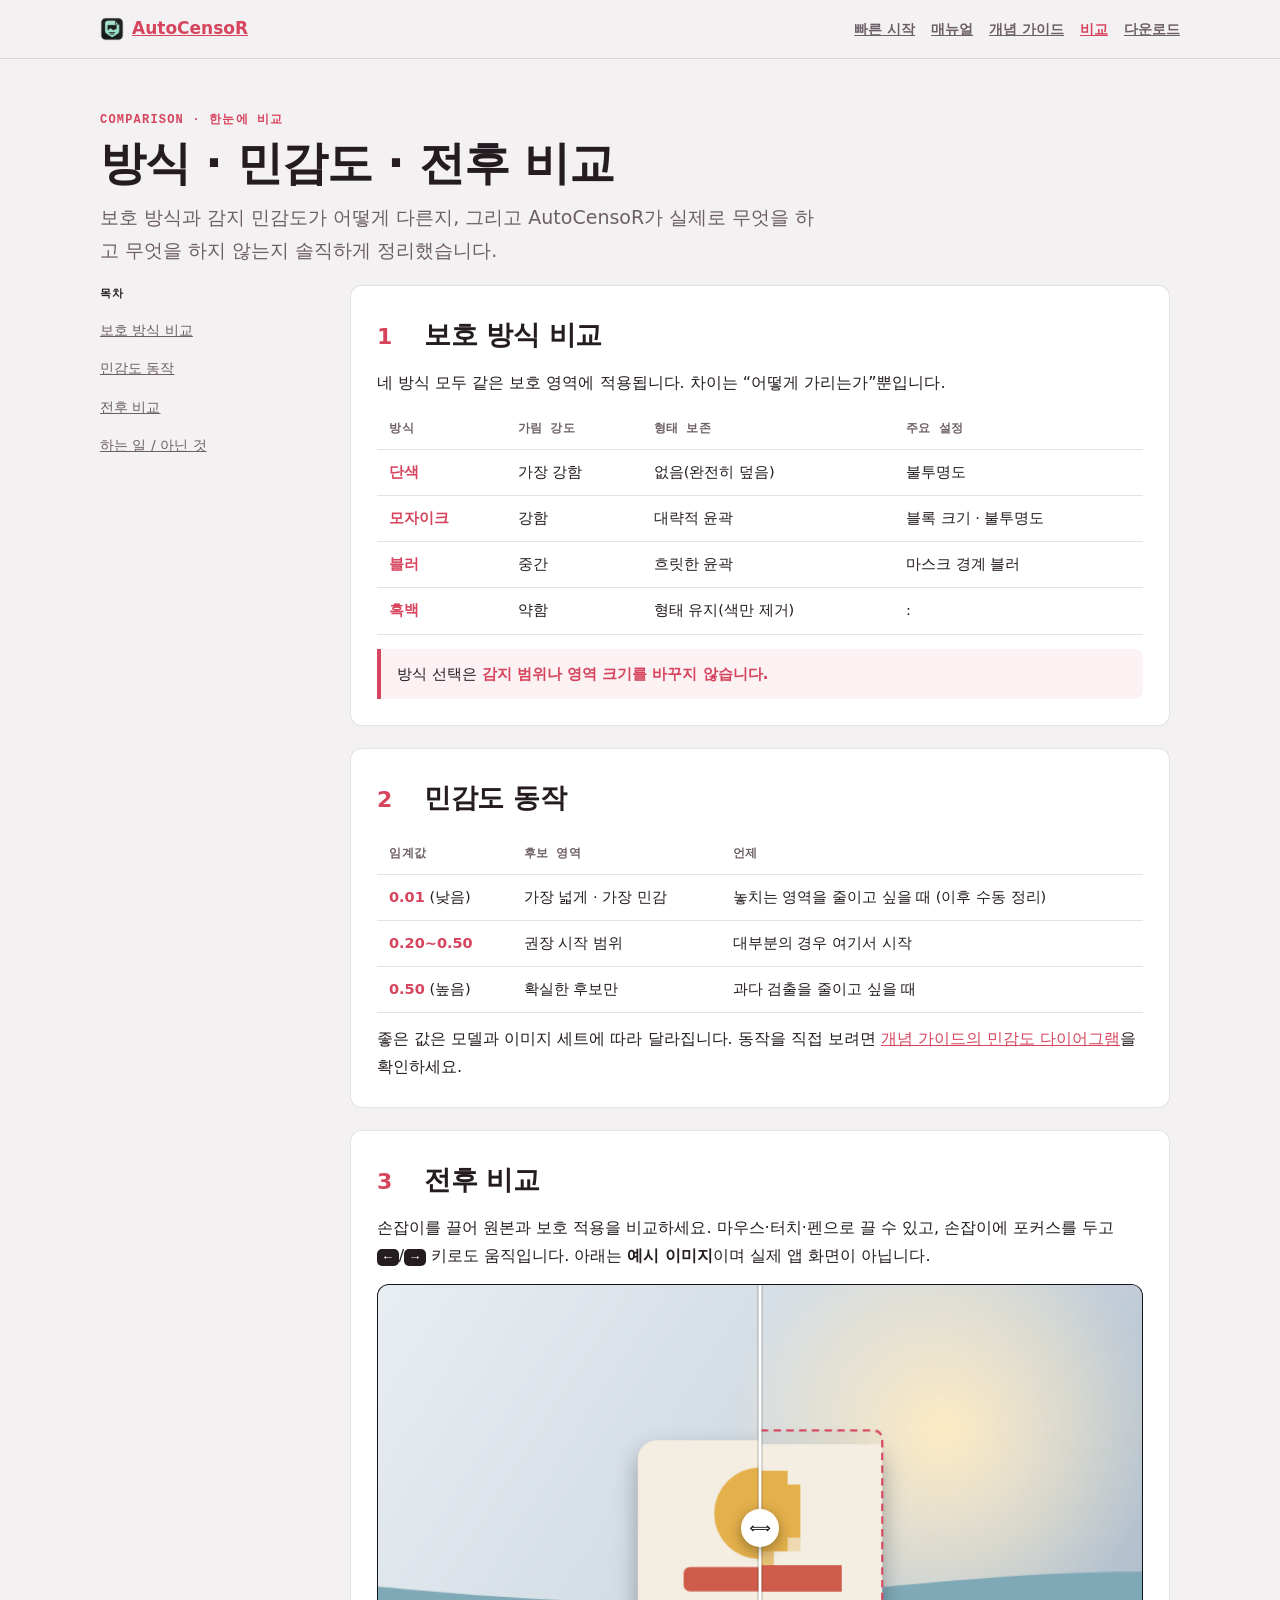
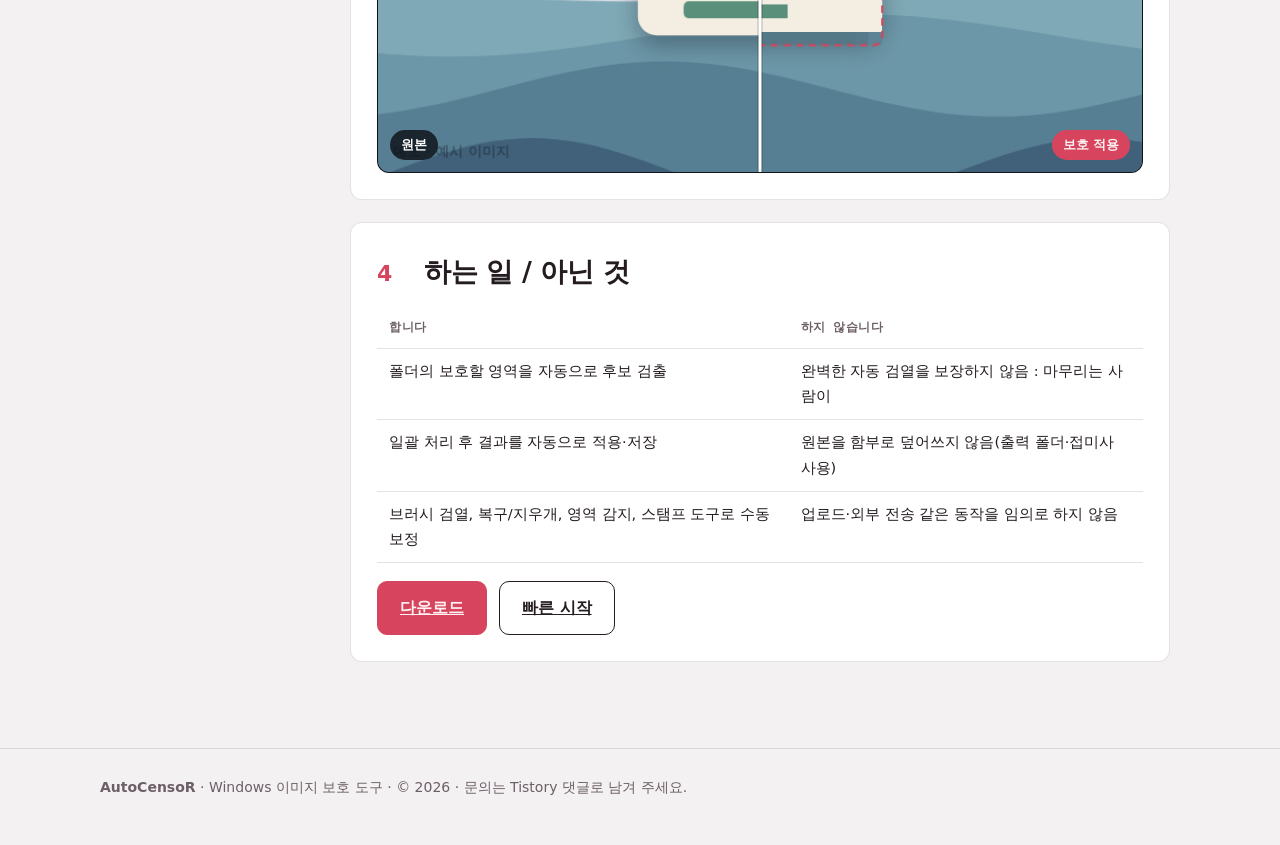
<file: comparison.html>
<!DOCTYPE html>
<html lang="ko">
<head>
  <meta charset="utf-8">
  <title>비교 : AutoCensoR</title>
  <meta name="viewport" content="width=device-width, initial-scale=1">
  <meta name="description" content="보호 방식 비교, 감지 민감도 동작 비교, 원본/보호 적용 전후 비교, 그리고 AutoCensoR가 하는 일과 하지 않는 일.">
  <link rel="icon" type="image/png" href="assets/app-icon.png">
  <link rel="stylesheet" href="docs.css">
</head>
<body>
  <header class="doc-top">
    <div class="ac-shell doc-top__in">
      <a class="doc-brand" href="index.html"><img class="doc-brand__ic" src="assets/app-icon.png" alt="" width="24" height="24">AutoCensoR</a>
      <button data-ac-nav-toggle aria-expanded="false" aria-controls="doc-menu" aria-label="메뉴">메뉴</button>
      <nav id="doc-menu" class="doc-nav" data-ac-nav aria-label="문서 메뉴">
        <a href="quickstart.html">빠른 시작</a>
        <a href="manual.html">매뉴얼</a>
        <a href="guide.html">개념 가이드</a>
        <a href="comparison.html" aria-current="page">비교</a>
        <a data-ac-href="links.download" href="#" rel="noopener">다운로드</a>
      </nav>
    </div>
  </header>

  <main class="ac-shell">
    <section class="doc-hero">
      <p class="doc-kicker">Comparison · 한눈에 비교</p>
      <h1 class="doc-h1">방식 · 민감도 · 전후 비교</h1>
      <p class="doc-lede">보호 방식과 감지 민감도가 어떻게 다른지, 그리고 AutoCensoR가 실제로 무엇을 하고 무엇을 하지 않는지 솔직하게 정리했습니다.</p>
    </section>

    <div class="doc-wrap">
      <nav class="doc-toc" aria-label="목차">
        <strong>목차</strong>
        <a href="#styles">보호 방식 비교</a>
        <a href="#sens">민감도 동작</a>
        <a href="#ba">전후 비교</a>
        <a href="#honest">하는 일 / 아닌 것</a>
      </nav>

      <div class="doc-body">
        <article class="doc-step" id="styles">
          <div class="doc-step__h"><span class="doc-step__n">1</span><h2>보호 방식 비교</h2></div>
          <p>네 방식 모두 같은 보호 영역에 적용됩니다. 차이는 “어떻게 가리는가”뿐입니다.</p>
          <table class="doc-table">
            <thead><tr><th>방식</th><th>가림 강도</th><th>형태 보존</th><th>주요 설정</th></tr></thead>
            <tbody>
              <tr><td><b>단색</b></td><td>가장 강함</td><td>없음(완전히 덮음)</td><td>불투명도</td></tr>
              <tr><td><b>모자이크</b></td><td>강함</td><td>대략적 윤곽</td><td>블록 크기 · 불투명도</td></tr>
              <tr><td><b>블러</b></td><td>중간</td><td>흐릿한 윤곽</td><td>마스크 경계 블러</td></tr>
              <tr><td><b>흑백</b></td><td>약함</td><td>형태 유지(색만 제거)</td><td>:</td></tr>
            </tbody>
          </table>
          <div class="doc-callout">방식 선택은 <b>감지 범위나 영역 크기를 바꾸지 않습니다.</b></div>
        </article>

        <article class="doc-step" id="sens">
          <div class="doc-step__h"><span class="doc-step__n">2</span><h2>민감도 동작</h2></div>
          <table class="doc-table">
            <thead><tr><th>임계값</th><th>후보 영역</th><th>언제</th></tr></thead>
            <tbody>
              <tr><td><b>0.01</b> (낮음)</td><td>가장 넓게 · 가장 민감</td><td>놓치는 영역을 줄이고 싶을 때 (이후 수동 정리)</td></tr>
              <tr><td><b>0.20~0.50</b></td><td>권장 시작 범위</td><td>대부분의 경우 여기서 시작</td></tr>
              <tr><td><b>0.50</b> (높음)</td><td>확실한 후보만</td><td>과다 검출을 줄이고 싶을 때</td></tr>
            </tbody>
          </table>
          <p style="margin-top:12px">좋은 값은 모델과 이미지 세트에 따라 달라집니다. 동작을 직접 보려면 <a href="guide.html#sens">개념 가이드의 민감도 다이어그램</a>을 확인하세요.</p>
        </article>

        <article class="doc-step" id="ba">
          <div class="doc-step__h"><span class="doc-step__n">3</span><h2>전후 비교</h2></div>
          <p>손잡이를 끌어 원본과 보호 적용을 비교하세요. 마우스·터치·펜으로 끌 수 있고, 손잡이에 포커스를 두고 <span class="doc-key">←</span>/<span class="doc-key">→</span> 키로도 움직입니다. 아래는 <strong>예시 이미지</strong>이며 실제 앱 화면이 아닙니다.</p>
          <div class="ac-compare" data-ac-compare="demo" style="margin-top:14px">
            <div class="ac-compare__layer ac-compare__before" data-ac-compare-before>
              <canvas data-ac-compare-canvas="before" width="720" height="460"></canvas>
              <span class="ac-compare__tag ac-compare__tag--a">원본</span>
            </div>
            <div class="ac-compare__layer ac-compare__after" data-ac-compare-after>
              <canvas data-ac-compare-canvas="after" width="720" height="460"></canvas>
              <span class="ac-compare__tag ac-compare__tag--b">보호 적용</span>
            </div>
            <div class="ac-compare__handle" data-ac-compare-handle></div>
          </div>
        </article>

        <article class="doc-step" id="honest">
          <div class="doc-step__h"><span class="doc-step__n">4</span><h2>하는 일 / 아닌 것</h2></div>
          <table class="doc-table">
            <thead><tr><th>합니다</th><th>하지 않습니다</th></tr></thead>
            <tbody>
              <tr><td>폴더의 보호할 영역을 자동으로 후보 검출</td><td>완벽한 자동 검열을 보장하지 않음 : 마무리는 사람이</td></tr>
              <tr><td>일괄 처리 후 결과를 자동으로 적용·저장</td><td>원본을 함부로 덮어쓰지 않음(출력 폴더·접미사 사용)</td></tr>
              <tr><td>브러시 검열, 복구/지우개, 영역 감지, 스탬프 도구로 수동 보정</td><td>업로드·외부 전송 같은 동작을 임의로 하지 않음</td></tr>
            </tbody>
          </table>
          <div class="doc-cta"><a class="doc-btn doc-btn--primary" data-ac-href="links.download" href="#" rel="noopener">다운로드</a><a class="doc-btn" href="quickstart.html">빠른 시작</a></div>
        </article>
      </div>
    </div>
  </main>

  <footer class="doc-foot">
    <div class="ac-shell">
      <p><b>AutoCensoR</b> · Windows 이미지 보호 도구 · © <span data-ac-year>2026</span> · 문의는 Tistory 댓글로 남겨 주세요.</p>
    </div>
  </footer>

  <script type="application/json" id="ac-site-data">{"brand":{"name":"AutoCensoR","platform":"Windows","tagline":"이미지 폴더의 보호할 영역을 자동으로 찾고, 필요한 부분만 사람이 빠르게 다듬습니다.","summary":"폴더 선택 → 모델 로드 → 일괄 처리 → 필요한 부분만 수동 보정."},"links":{"github":"https://github.com/JHKS24/AutoCensoR","download":"downloads.html","model":"https://github.com/JHKS24/AutoCensoR#model-placement","quickstart":"quickstart.html","manual":"manual.html","guide":"guide.html","comparison":"comparison.html"},"support":{"githubStar":"https://github.com/JHKS24/AutoCensoR","sponsors":"","buyMeACoffee":"","kofi":""},"contact":{"tistoryComments":true,"email":"zeus30313@gmail.com"},"meta":{"locale":"ko-KR","updated":"2026-06","note":"공개 링크 설정"}}</script>
  <script src="assets/engine.js"></script>
</body>
</html>
</file>
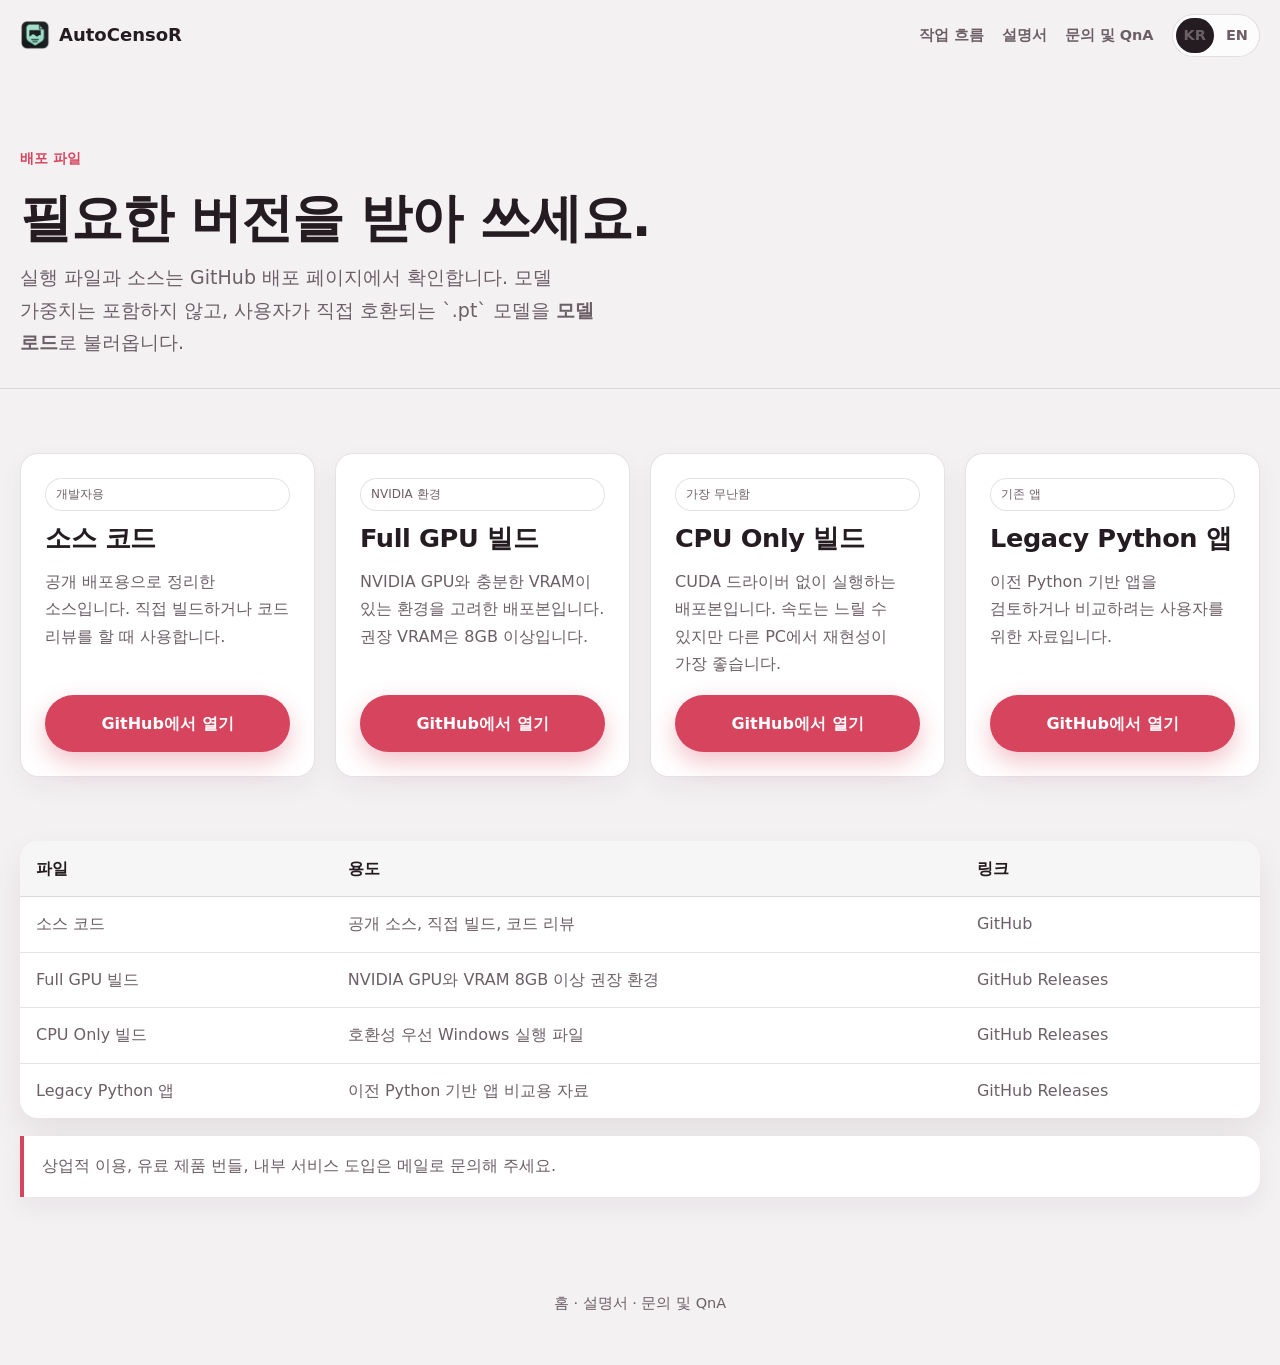
<file: downloads.html>
<!DOCTYPE html>
<html lang="ko">
<head>
  <meta charset="utf-8">
  <title>AutoCensoR 배포 파일</title>
  <meta name="viewport" content="width=device-width, initial-scale=1">
  <meta name="description" content="AutoCensoR Windows 실행 파일과 공개 소스 다운로드 안내.">
  <link rel="icon" type="image/png" href="assets/app-icon.png">
  <link rel="stylesheet" href="style.css">
</head>
<body>
  <header class="hr-head">
    <div class="ac-shell hr-head__in">
      <a class="hr-brand" href="index.html"><span class="hr-brand__a" aria-hidden="true"><img src="assets/app-icon.png" alt="" width="30" height="30"></span>AutoCensoR</a>
      <button data-ac-nav-toggle aria-expanded="false" aria-controls="hr-menu" aria-label="메뉴">메뉴</button>
      <nav id="hr-menu" class="hr-nav" data-ac-nav aria-label="주요 메뉴">
        <a href="index.html#flow">작업 흐름</a>
        <a href="tistory/AutoCensoR_Tistory_Manual_Full.html">설명서</a>
        <a href="https://hwoa.tistory.com/entry/AutoCensoR-%EC%82%AC%EC%9A%A9-%EC%84%A4%EB%AA%85%EC%84%9C-%C2%B7-User-Manual" rel="noopener">문의 및 QnA</a>
        <span class="hr-lang"><a aria-current="page" href="downloads.html">KR</a><a href="en/downloads.html">EN</a></span>
      </nav>
    </div>
  </header>
  <main>
    <section class="ac-page-hero">
      <div class="ac-shell">
        <p class="hr-sec__kicker">배포 파일</p>
        <h1 class="hr-h1">필요한 버전을 받아 쓰세요.</h1>
        <p class="hr-lede">실행 파일과 소스는 GitHub 배포 페이지에서 확인합니다. 모델 가중치는 포함하지 않고, 사용자가 직접 호환되는 `.pt` 모델을 <b>모델 로드</b>로 불러옵니다.</p>
      </div>
    </section>
    <section class="hr-sec">
      <div class="ac-shell ac-page-grid ac-page-grid--downloads">
        <article class="hr-card">
          <span class="ac-badge">개발자용</span>
          <h2 class="hr-sec__title">소스 코드</h2>
          <p class="hr-sec__sub">공개 배포용으로 정리한 소스입니다. 직접 빌드하거나 코드 리뷰를 할 때 사용합니다.</p>
          <p class="hr-actions"><a class="hr-btn hr-btn--primary" data-ac-href="downloads.source" href="https://github.com/JHKS24/AutoCensoR" rel="noopener">GitHub에서 열기</a></p>
        </article>
        <article class="hr-card">
          <span class="ac-badge">NVIDIA 환경</span>
          <h2 class="hr-sec__title">Full GPU 빌드</h2>
          <p class="hr-sec__sub">NVIDIA GPU와 충분한 VRAM이 있는 환경을 고려한 배포본입니다. 권장 VRAM은 8GB 이상입니다.</p>
          <p class="hr-actions"><a class="hr-btn hr-btn--primary" data-ac-href="downloads.full" href="https://github.com/JHKS24/AutoCensoR-Full/releases" rel="noopener">GitHub에서 열기</a></p>
        </article>
        <article class="hr-card">
          <span class="ac-badge">가장 무난함</span>
          <h2 class="hr-sec__title">CPU Only 빌드</h2>
          <p class="hr-sec__sub">CUDA 드라이버 없이 실행하는 배포본입니다. 속도는 느릴 수 있지만 다른 PC에서 재현성이 가장 좋습니다.</p>
          <p class="hr-actions"><a class="hr-btn hr-btn--primary" data-ac-href="downloads.cpuOnly" href="https://github.com/JHKS24/AutoCensoR-CPU-Only/releases" rel="noopener">GitHub에서 열기</a></p>
        </article>
        <article class="hr-card">
          <span class="ac-badge">기존 앱</span>
          <h2 class="hr-sec__title">Legacy Python 앱</h2>
          <p class="hr-sec__sub">이전 Python 기반 앱을 검토하거나 비교하려는 사용자를 위한 자료입니다.</p>
          <p class="hr-actions"><a class="hr-btn hr-btn--primary" data-ac-href="downloads.legacyPython" href="https://github.com/JHKS24/AutoCensor-ReleaseVersion/releases" rel="noopener">GitHub에서 열기</a></p>
        </article>
      </div>
    </section>
    <section class="hr-sec" style="padding-top:0">
      <div class="ac-shell">
        <table class="ac-table">
          <thead><tr><th>파일</th><th>용도</th><th>링크</th></tr></thead>
          <tbody>
            <tr><td>소스 코드</td><td>공개 소스, 직접 빌드, 코드 리뷰</td><td><a data-ac-href="downloads.source" href="https://github.com/JHKS24/AutoCensoR" rel="noopener">GitHub</a></td></tr>
            <tr><td>Full GPU 빌드</td><td>NVIDIA GPU와 VRAM 8GB 이상 권장 환경</td><td><a data-ac-href="downloads.full" href="https://github.com/JHKS24/AutoCensoR-Full/releases" rel="noopener">GitHub Releases</a></td></tr>
            <tr><td>CPU Only 빌드</td><td>호환성 우선 Windows 실행 파일</td><td><a data-ac-href="downloads.cpuOnly" href="https://github.com/JHKS24/AutoCensoR-CPU-Only/releases" rel="noopener">GitHub Releases</a></td></tr>
            <tr><td>Legacy Python 앱</td><td>이전 Python 기반 앱 비교용 자료</td><td><a data-ac-href="downloads.legacyPython" href="https://github.com/JHKS24/AutoCensor-ReleaseVersion/releases" rel="noopener">GitHub Releases</a></td></tr>
          </tbody>
        </table>
        <p class="ac-callout" style="margin-top:18px">상업적 이용, 유료 제품 번들, 내부 서비스 도입은 <a data-ac-href="contact.commercialEmailLink" href="mailto:zeus30313@gmail.com">메일로 문의</a>해 주세요.</p>
      </div>
    </section>
  </main>
  <footer class="hr-foot"><div class="ac-shell"><a href="index.html">홈</a> · <a href="tistory/AutoCensoR_Tistory_Manual_Full.html">설명서</a> · <a href="https://hwoa.tistory.com/entry/AutoCensoR-%EC%82%AC%EC%9A%A9-%EC%84%A4%EB%AA%85%EC%84%9C-%C2%B7-User-Manual" rel="noopener">문의 및 QnA</a></div></footer>
  <script type="application/json" id="ac-site-data">{"brand":{"name":"AutoCensoR"},"links":{"github":"https://github.com/JHKS24/AutoCensoR","feedback":"https://hwoa.tistory.com/entry/AutoCensoR-%EC%82%AC%EC%9A%A9-%EC%84%A4%EB%AA%85%EC%84%9C-%C2%B7-User-Manual"},"downloads":{"source":"https://github.com/JHKS24/AutoCensoR","full":"https://github.com/JHKS24/AutoCensoR-Full/releases","cpuOnly":"https://github.com/JHKS24/AutoCensoR-CPU-Only/releases","legacyPython":"https://github.com/JHKS24/AutoCensor-ReleaseVersion/releases"},"contact":{"commercialEmailLink":"mailto:zeus30313@gmail.com?subject=AutoCensoR%20commercial%20use%20inquiry","tistoryPostUrl":"https://hwoa.tistory.com/entry/AutoCensoR-%EC%82%AC%EC%9A%A9-%EC%84%A4%EB%AA%85%EC%84%9C-%C2%B7-User-Manual"}}</script>
  <script src="script.js"></script>
</body>
</html>
</file>
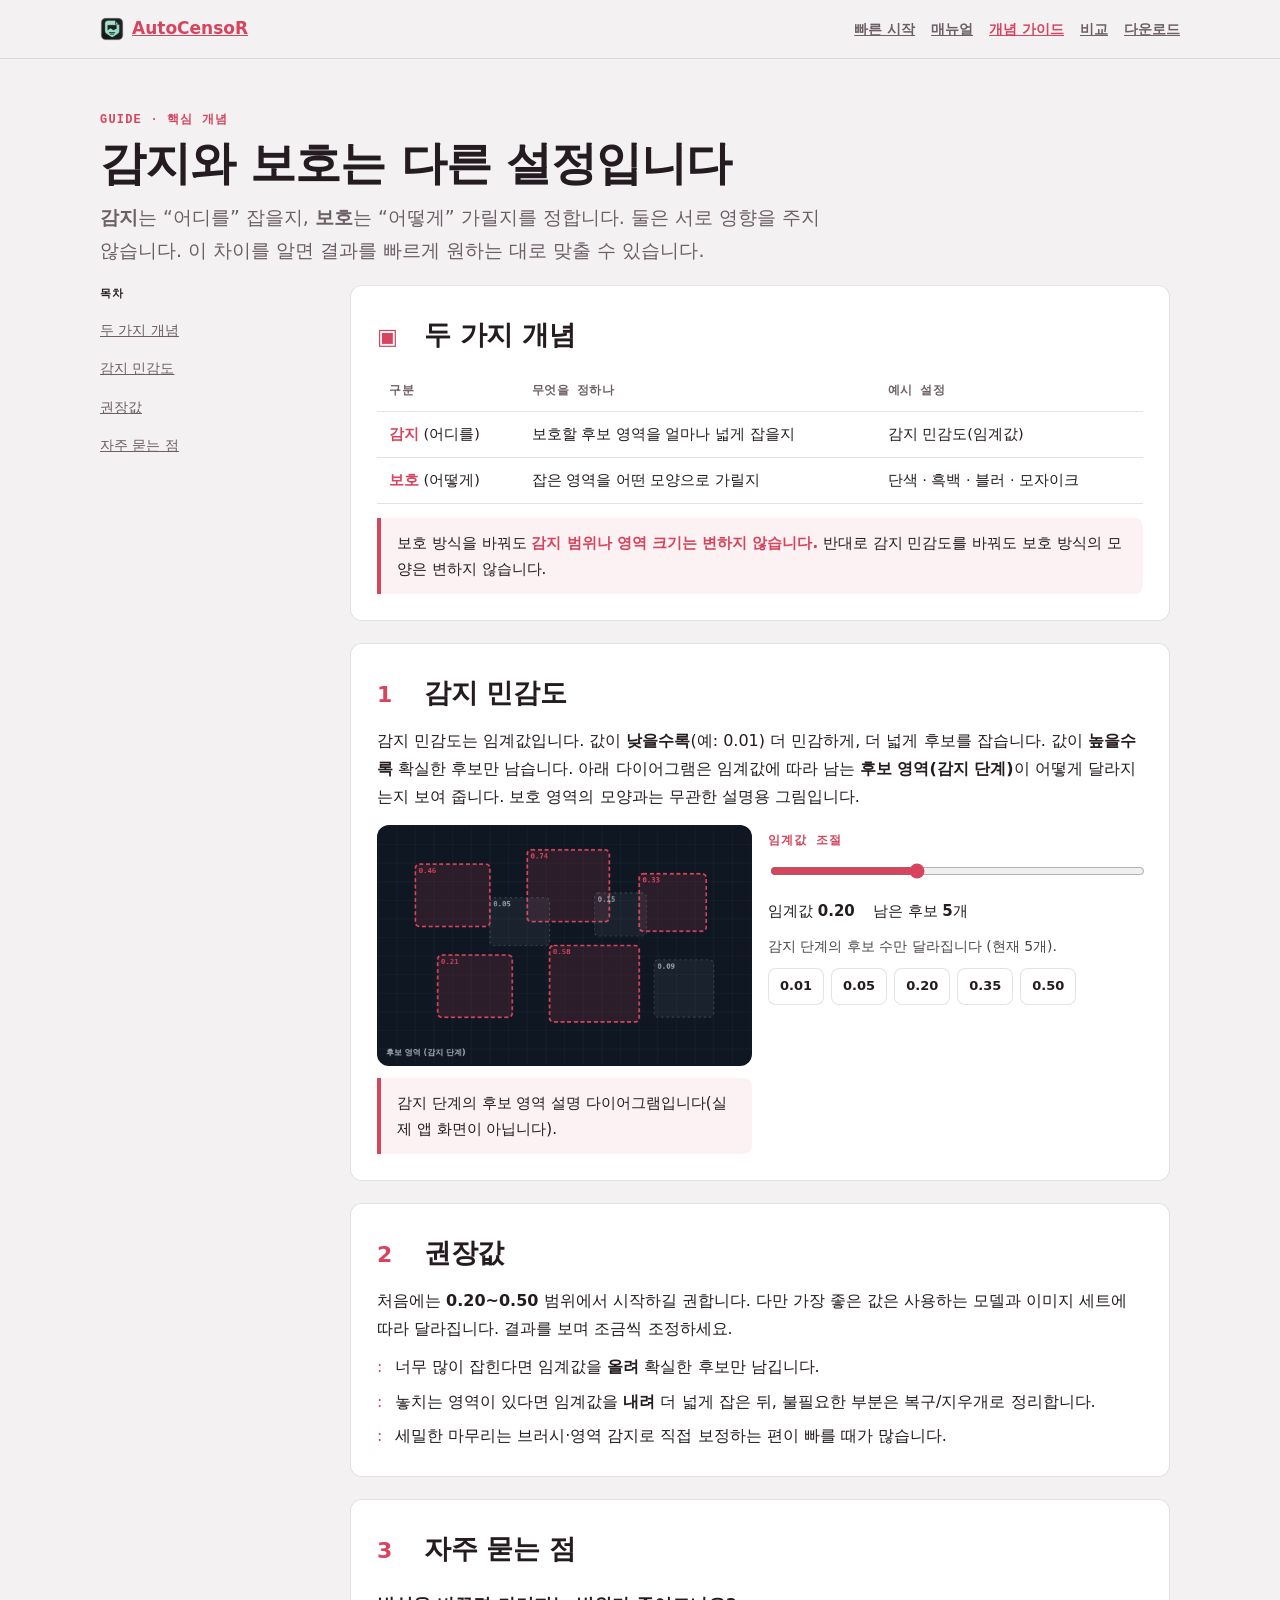
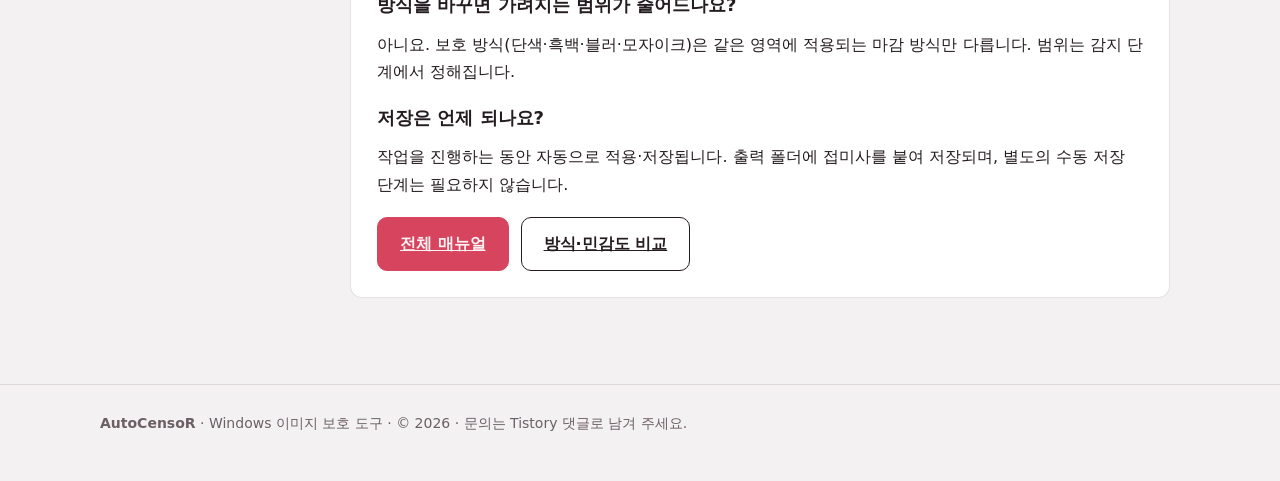
<file: guide.html>
<!DOCTYPE html>
<html lang="ko">
<head>
  <meta charset="utf-8">
  <title>개념 가이드 : AutoCensoR</title>
  <meta name="viewport" content="width=device-width, initial-scale=1">
  <meta name="description" content="감지(어디를)와 보호(어떻게)는 다른 설정입니다. 감지 민감도의 의미와 권장값을 설명합니다.">
  <link rel="icon" type="image/png" href="assets/app-icon.png">
  <link rel="stylesheet" href="docs.css">
</head>
<body>
  <header class="doc-top">
    <div class="ac-shell doc-top__in">
      <a class="doc-brand" href="index.html"><img class="doc-brand__ic" src="assets/app-icon.png" alt="" width="24" height="24">AutoCensoR</a>
      <button data-ac-nav-toggle aria-expanded="false" aria-controls="doc-menu" aria-label="메뉴">메뉴</button>
      <nav id="doc-menu" class="doc-nav" data-ac-nav aria-label="문서 메뉴">
        <a href="quickstart.html">빠른 시작</a>
        <a href="manual.html">매뉴얼</a>
        <a href="guide.html" aria-current="page">개념 가이드</a>
        <a href="comparison.html">비교</a>
        <a data-ac-href="links.download" href="#" rel="noopener">다운로드</a>
      </nav>
    </div>
  </header>

  <main class="ac-shell">
    <section class="doc-hero">
      <p class="doc-kicker">Guide · 핵심 개념</p>
      <h1 class="doc-h1">감지와 보호는 다른 설정입니다</h1>
      <p class="doc-lede"><b>감지</b>는 “어디를” 잡을지, <b>보호</b>는 “어떻게” 가릴지를 정합니다. 둘은 서로 영향을 주지 않습니다. 이 차이를 알면 결과를 빠르게 원하는 대로 맞출 수 있습니다.</p>
    </section>

    <div class="doc-wrap">
      <nav class="doc-toc" aria-label="목차">
        <strong>목차</strong>
        <a href="#two">두 가지 개념</a>
        <a href="#sens">감지 민감도</a>
        <a href="#rec">권장값</a>
        <a href="#tips">자주 묻는 점</a>
      </nav>

      <div class="doc-body">
        <article class="doc-step" id="two">
          <div class="doc-step__h"><span class="doc-step__n">▣</span><h2>두 가지 개념</h2></div>
          <table class="doc-table">
            <thead><tr><th>구분</th><th>무엇을 정하나</th><th>예시 설정</th></tr></thead>
            <tbody>
              <tr><td><b>감지</b> (어디를)</td><td>보호할 후보 영역을 얼마나 넓게 잡을지</td><td>감지 민감도(임계값)</td></tr>
              <tr><td><b>보호</b> (어떻게)</td><td>잡은 영역을 어떤 모양으로 가릴지</td><td>단색 · 흑백 · 블러 · 모자이크</td></tr>
            </tbody>
          </table>
          <div class="doc-callout">보호 방식을 바꿔도 <b>감지 범위나 영역 크기는 변하지 않습니다.</b> 반대로 감지 민감도를 바꿔도 보호 방식의 모양은 변하지 않습니다.</div>
        </article>

        <article class="doc-step" id="sens">
          <div class="doc-step__h"><span class="doc-step__n">1</span><h2>감지 민감도</h2></div>
          <p>감지 민감도는 임계값입니다. 값이 <b>낮을수록</b>(예: 0.01) 더 민감하게, 더 넓게 후보를 잡습니다. 값이 <b>높을수록</b> 확실한 후보만 남습니다. 아래 다이어그램은 임계값에 따라 남는 <b>후보 영역(감지 단계)</b>이 어떻게 달라지는지 보여 줍니다. 보호 영역의 모양과는 무관한 설명용 그림입니다.</p>
          <div class="ac-sens" data-ac-sensitivity style="margin-top:14px">
            <div class="doc-grid2">
              <div>
                <div class="ac-sens__stage"><canvas class="ac-sens__canvas" data-ac-sens-canvas width="560" height="360" aria-label="감지 후보 영역 다이어그램 (설명용)"></canvas></div>
                <p class="doc-callout" style="margin-top:12px">감지 단계의 후보 영역 설명 다이어그램입니다(실제 앱 화면이 아닙니다).</p>
              </div>
              <div>
                <label class="doc-kicker" for="g-sens">임계값 조절</label>
                <input id="g-sens" type="range" min="1" max="50" step="1" value="20" data-ac-sens-range aria-label="감지 민감도 임계값" style="width:100%;margin-top:10px">
                <div class="ac-sens__readout"><span>임계값 <b data-ac-sens-value>0.20</b></span><span>남은 후보 <b data-ac-sens-count>0</b>개</span></div>
                <p class="ac-sens__note" data-ac-sens-note></p>
                <div class="ac-sens__chips" role="group" aria-label="임계값 예시">
                  <button type="button" data-ac-sens="0.01">0.01</button>
                  <button type="button" data-ac-sens="0.05">0.05</button>
                  <button type="button" data-ac-sens="0.20">0.20</button>
                  <button type="button" data-ac-sens="0.35">0.35</button>
                  <button type="button" data-ac-sens="0.50">0.50</button>
                </div>
              </div>
            </div>
          </div>
        </article>

        <article class="doc-step" id="rec">
          <div class="doc-step__h"><span class="doc-step__n">2</span><h2>권장값</h2></div>
          <p>처음에는 <b>0.20~0.50</b> 범위에서 시작하길 권합니다. 다만 가장 좋은 값은 사용하는 모델과 이미지 세트에 따라 달라집니다. 결과를 보며 조금씩 조정하세요.</p>
          <ul class="doc-ul">
            <li>너무 많이 잡힌다면 임계값을 <b>올려</b> 확실한 후보만 남깁니다.</li>
            <li>놓치는 영역이 있다면 임계값을 <b>내려</b> 더 넓게 잡은 뒤, 불필요한 부분은 복구/지우개로 정리합니다.</li>
            <li>세밀한 마무리는 브러시·영역 감지로 직접 보정하는 편이 빠를 때가 많습니다.</li>
          </ul>
        </article>

        <article class="doc-step" id="tips">
          <div class="doc-step__h"><span class="doc-step__n">3</span><h2>자주 묻는 점</h2></div>
          <h3>방식을 바꾸면 가려지는 범위가 줄어드나요?</h3>
          <p>아니요. 보호 방식(단색·흑백·블러·모자이크)은 같은 영역에 적용되는 마감 방식만 다릅니다. 범위는 감지 단계에서 정해집니다.</p>
          <h3>저장은 언제 되나요?</h3>
          <p>작업을 진행하는 동안 자동으로 적용·저장됩니다. 출력 폴더에 접미사를 붙여 저장되며, 별도의 수동 저장 단계는 필요하지 않습니다.</p>
          <div class="doc-cta"><a class="doc-btn doc-btn--primary" href="manual.html">전체 매뉴얼</a><a class="doc-btn" href="comparison.html">방식·민감도 비교</a></div>
        </article>
      </div>
    </div>
  </main>

  <footer class="doc-foot">
    <div class="ac-shell">
      <p><b>AutoCensoR</b> · Windows 이미지 보호 도구 · © <span data-ac-year>2026</span> · 문의는 Tistory 댓글로 남겨 주세요.</p>
    </div>
  </footer>

  <script type="application/json" id="ac-site-data">{"brand":{"name":"AutoCensoR","platform":"Windows","tagline":"이미지 폴더의 보호할 영역을 자동으로 찾고, 필요한 부분만 사람이 빠르게 다듬습니다.","summary":"폴더 선택 → 모델 로드 → 일괄 처리 → 필요한 부분만 수동 보정."},"links":{"github":"https://github.com/JHKS24/AutoCensoR","download":"downloads.html","model":"https://github.com/JHKS24/AutoCensoR#model-placement","quickstart":"quickstart.html","manual":"manual.html","guide":"guide.html","comparison":"comparison.html"},"support":{"githubStar":"https://github.com/JHKS24/AutoCensoR","sponsors":"","buyMeACoffee":"","kofi":""},"contact":{"tistoryComments":true,"email":"zeus30313@gmail.com"},"meta":{"locale":"ko-KR","updated":"2026-06","note":"공개 링크 설정"}}</script>
  <script src="assets/engine.js"></script>
</body>
</html>
</file>
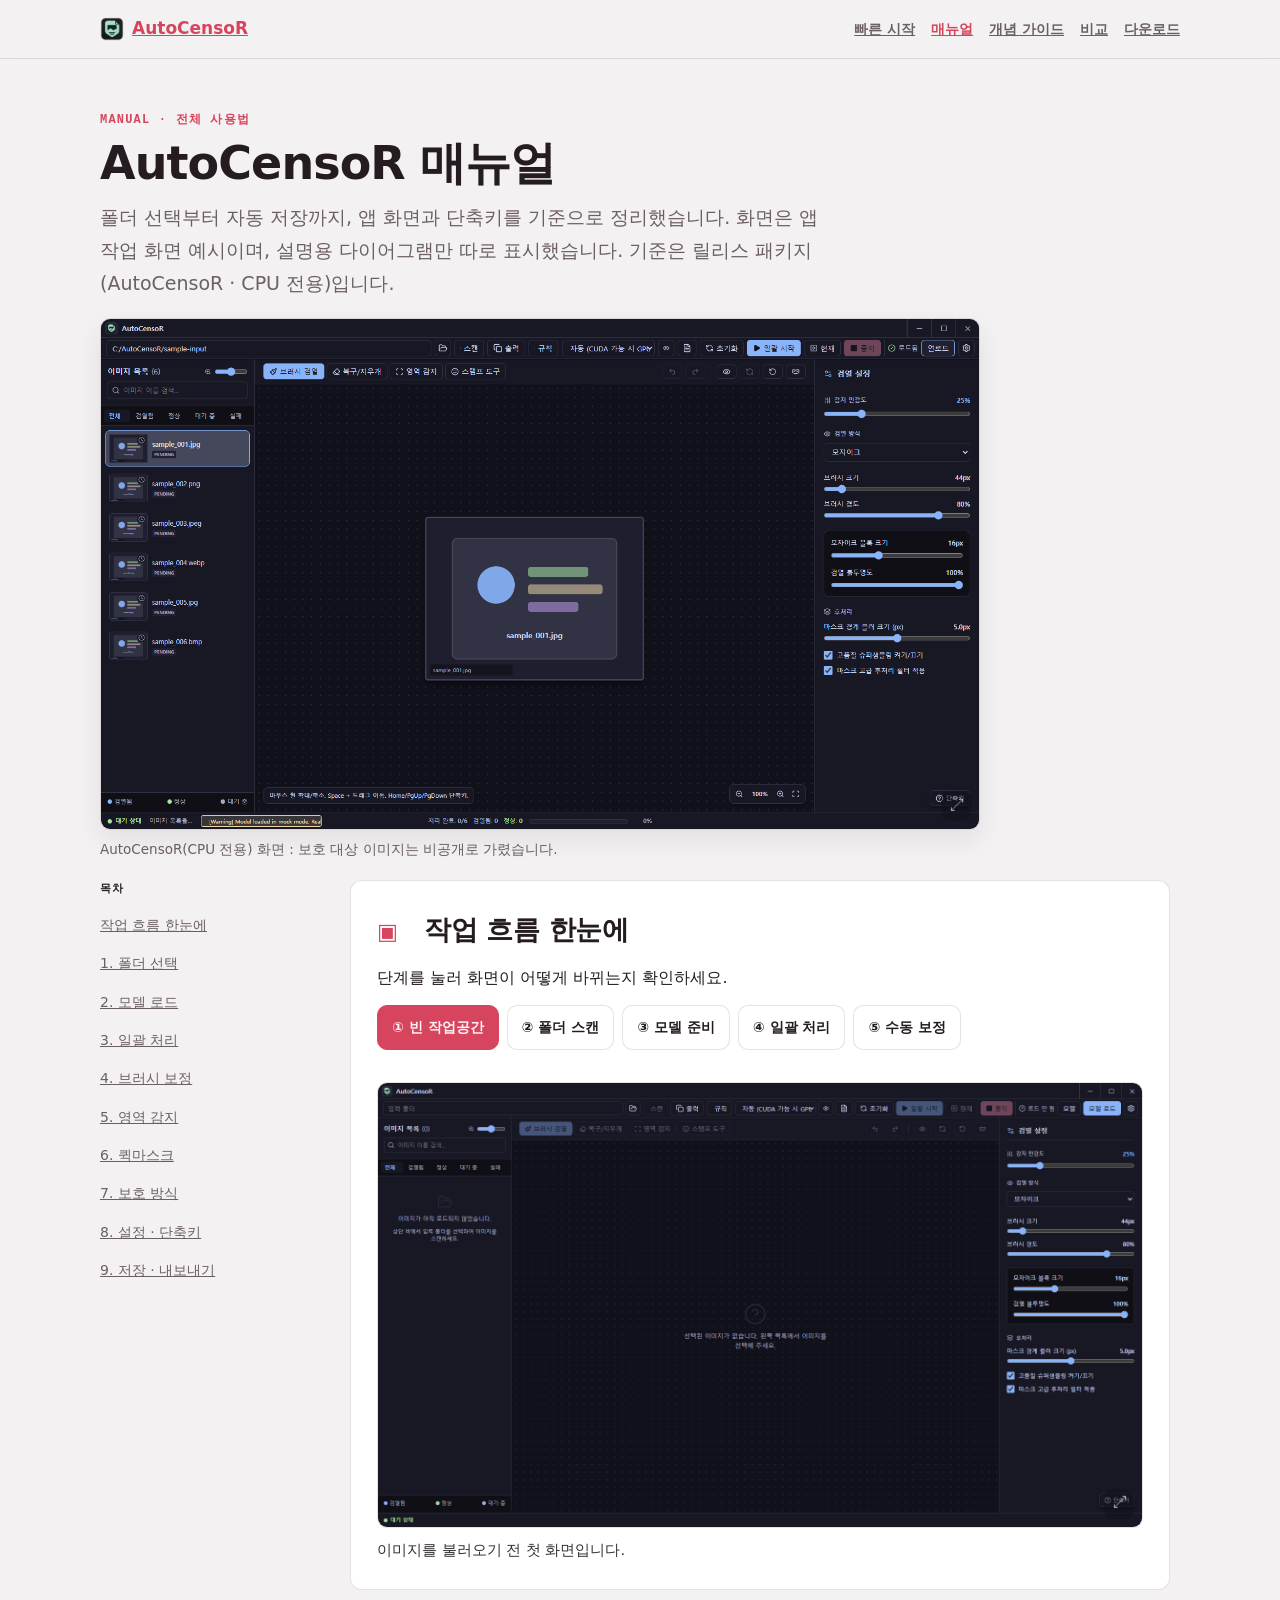
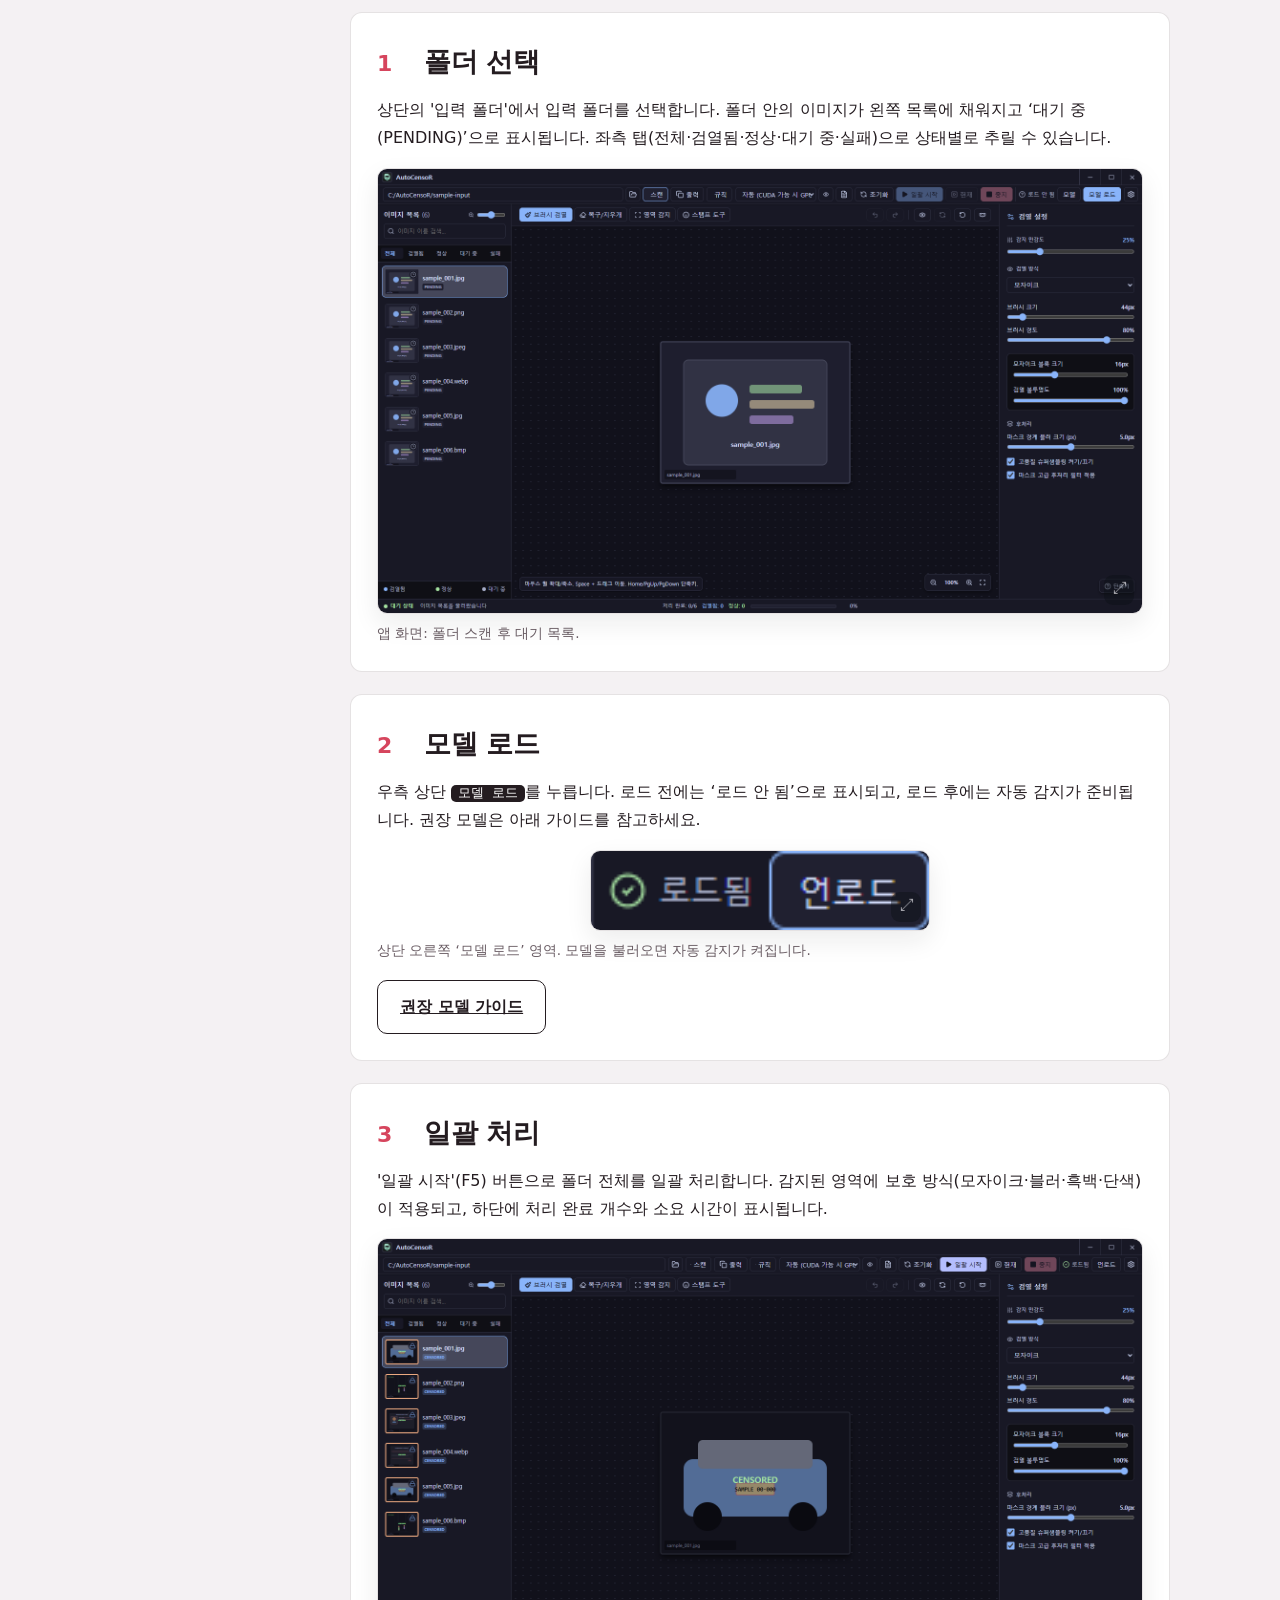
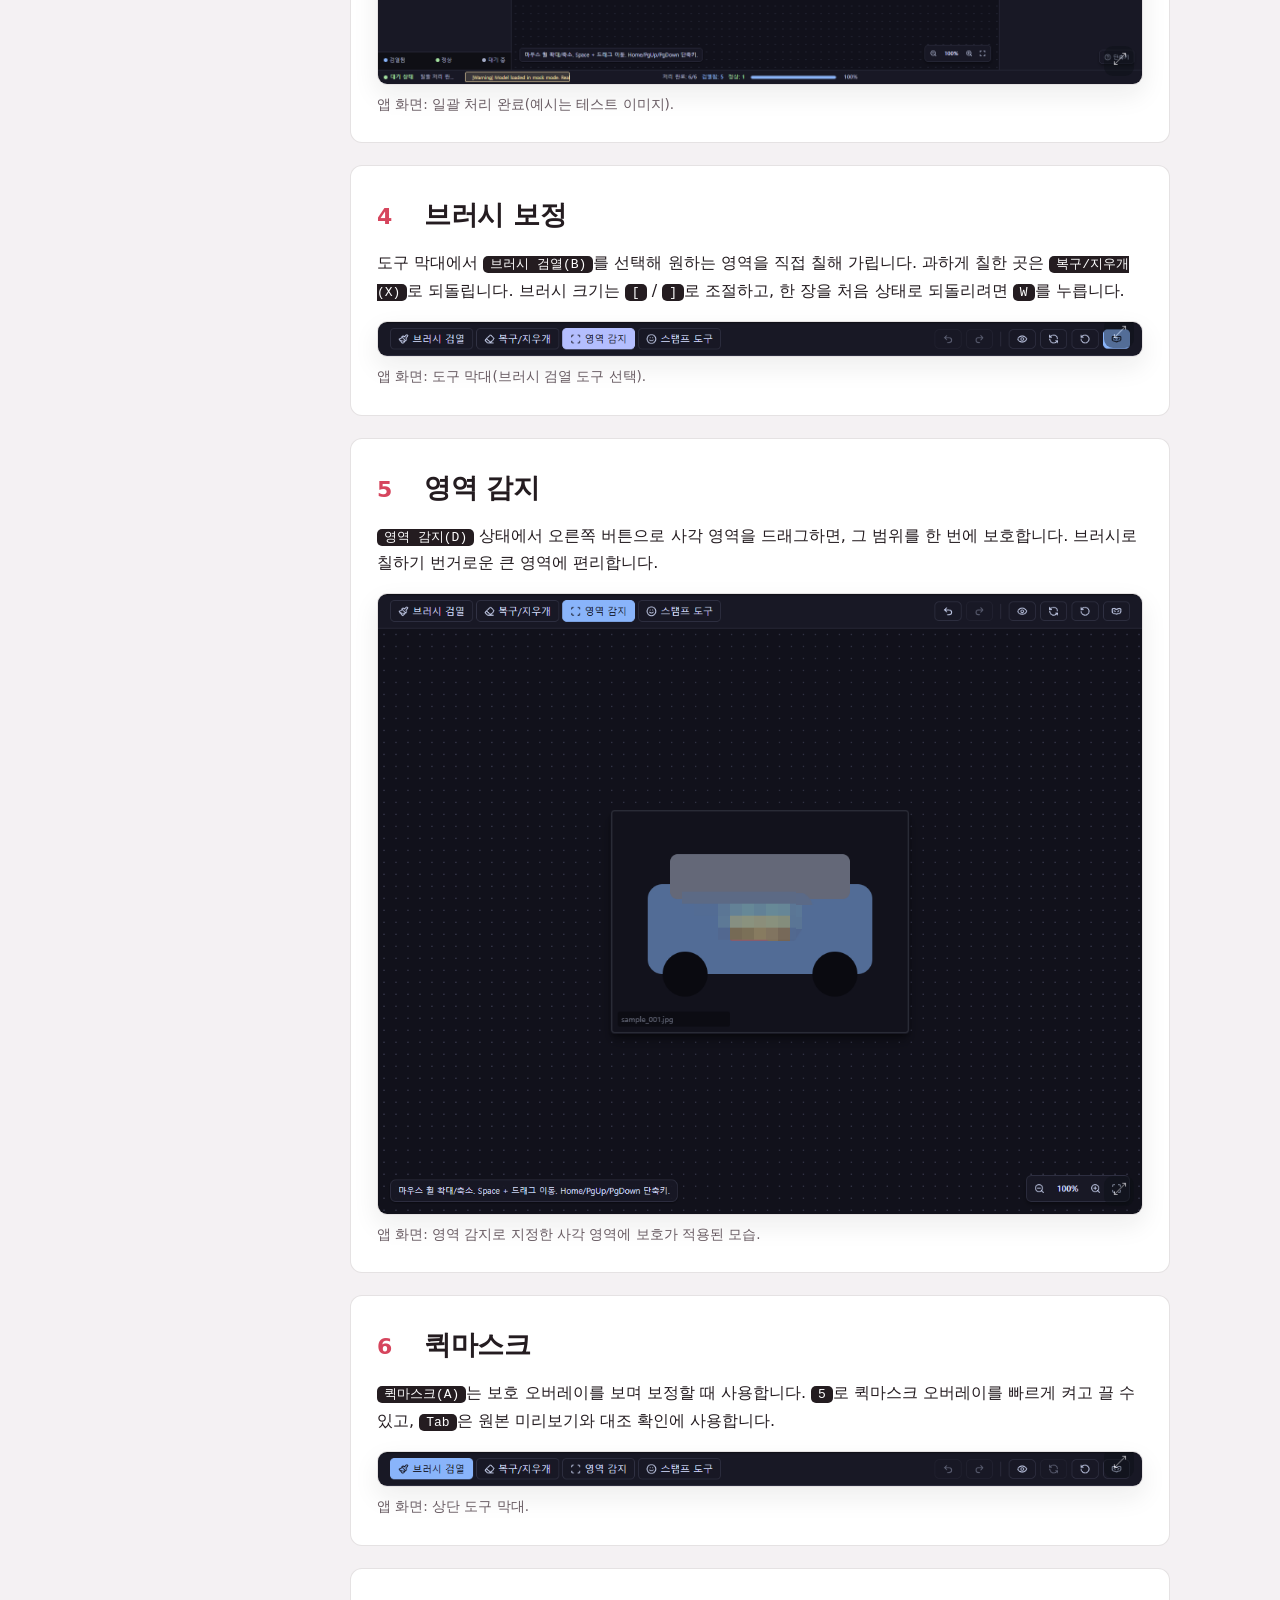
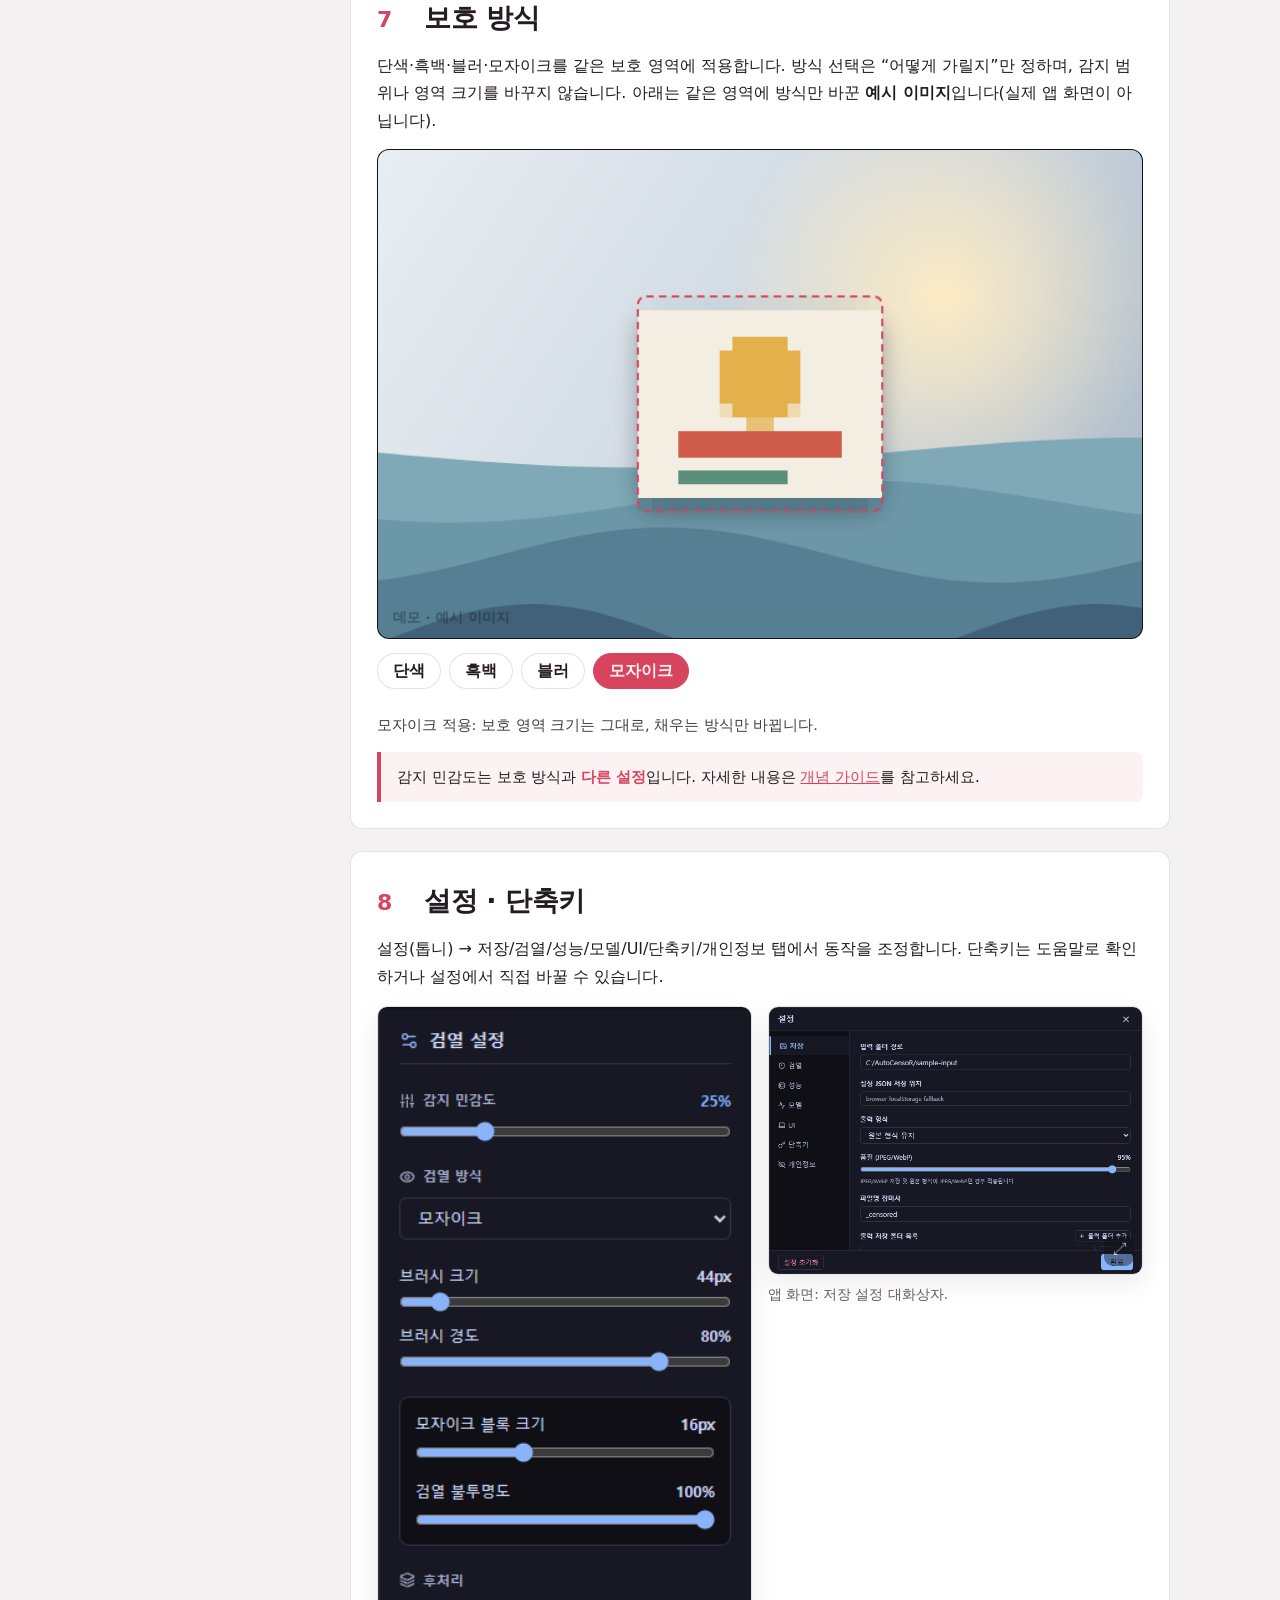
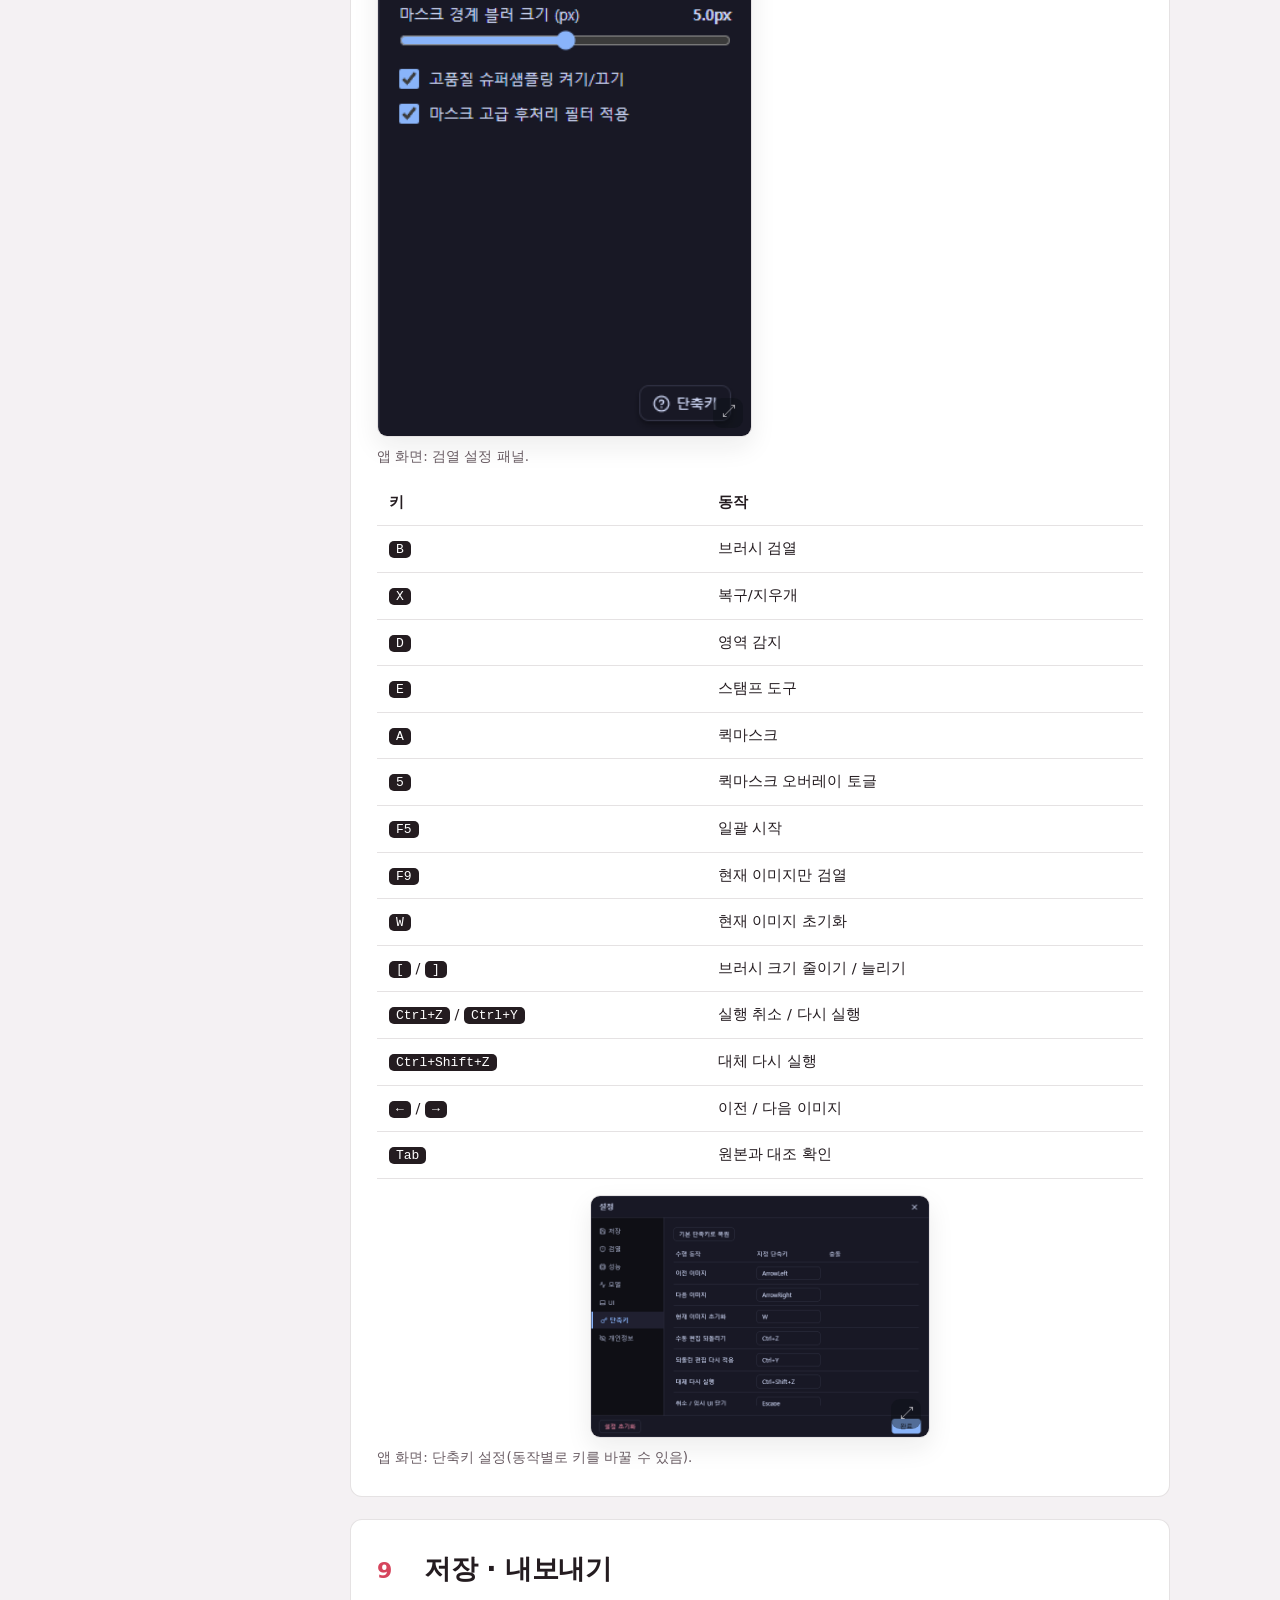
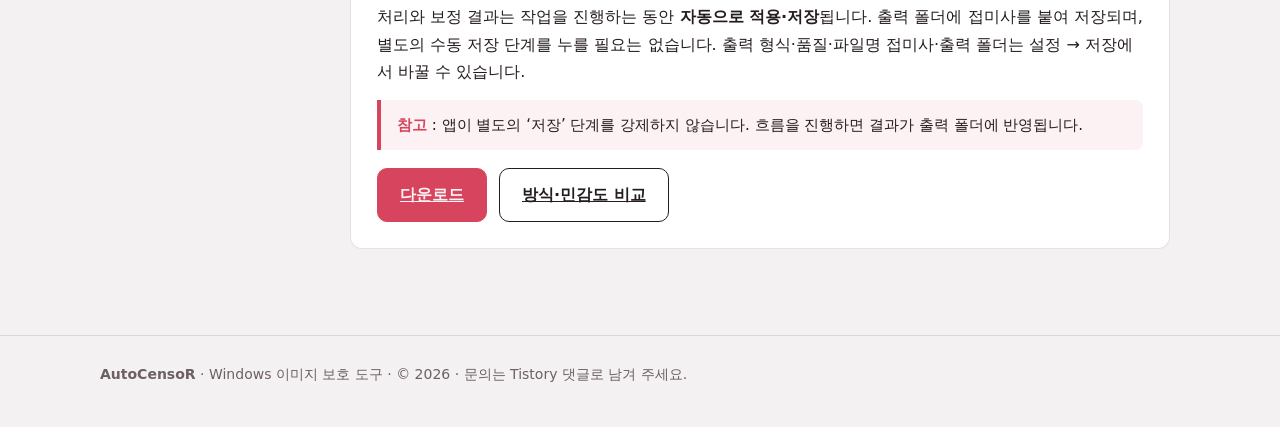
<file: manual.html>
<!DOCTYPE html>
<html lang="ko">
<head>
  <meta charset="utf-8">
  <title>매뉴얼 : AutoCensoR</title>
  <meta name="viewport" content="width=device-width, initial-scale=1">
  <meta name="description" content="AutoCensoR 전체 매뉴얼 : 폴더 선택, 모델 로드, 일괄 처리, 수동 보정, 영역 감지, 퀵마스크, 설정·단축키, 자동 저장.">
  <link rel="icon" type="image/png" href="assets/app-icon.png">
  <link rel="stylesheet" href="docs.css">
</head>
<body>
  <header class="doc-top">
    <div class="ac-shell doc-top__in">
      <a class="doc-brand" href="index.html"><img class="doc-brand__ic" src="assets/app-icon.png" alt="" width="24" height="24">AutoCensoR</a>
      <button data-ac-nav-toggle aria-expanded="false" aria-controls="doc-menu" aria-label="메뉴">메뉴</button>
      <nav id="doc-menu" class="doc-nav" data-ac-nav aria-label="문서 메뉴">
        <a href="quickstart.html">빠른 시작</a>
        <a href="manual.html" aria-current="page">매뉴얼</a>
        <a href="guide.html">개념 가이드</a>
        <a href="comparison.html">비교</a>
        <a data-ac-href="links.download" href="#" rel="noopener">다운로드</a>
      </nav>
    </div>
  </header>

  <main class="ac-shell">
    <section class="doc-hero">
      <p class="doc-kicker">Manual · 전체 사용법</p>
      <h1 class="doc-h1">AutoCensoR 매뉴얼</h1>
      <p class="doc-lede">폴더 선택부터 자동 저장까지, 앱 화면과 단축키를 기준으로 정리했습니다. 화면은 앱 작업 화면 예시이며, 설명용 다이어그램만 따로 표시했습니다. 기준은 릴리스 패키지(AutoCensoR · CPU 전용)입니다.</p>
      <figure class="doc-fig" style="max-width:880px;margin-top:18px">
        <span class="doc-shot"><img src="assets/release-app.png" alt="AutoCensoR(CPU 전용): 이미지 목록을 불러와 일괄 처리를 시작할 수 있는 작업 화면. 보호 대상 이미지는 비공개 처리됨."></span>
        <figcaption>AutoCensoR(CPU 전용) 화면 : 보호 대상 이미지는 비공개로 가렸습니다.</figcaption>
      </figure>
    </section>

    <div class="doc-wrap">
      <nav class="doc-toc" aria-label="목차">
        <strong>목차</strong>
        <a href="#flow">작업 흐름 한눈에</a>
        <a href="#folder">1. 폴더 선택</a>
        <a href="#model">2. 모델 로드</a>
        <a href="#batch">3. 일괄 처리</a>
        <a href="#brush">4. 브러시 보정</a>
        <a href="#region">5. 영역 감지</a>
        <a href="#quickmask">6. 퀵마스크</a>
        <a href="#styles">7. 보호 방식</a>
        <a href="#settings">8. 설정 · 단축키</a>
        <a href="#save">9. 저장 · 내보내기</a>
      </nav>

      <div class="doc-body">
        <!-- live flow -->
        <article class="doc-step" id="flow">
          <div class="doc-step__h"><span class="doc-step__n">▣</span><h2>작업 흐름 한눈에</h2></div>
          <p>단계를 눌러 화면이 어떻게 바뀌는지 확인하세요.</p>
          <div class="ac-flow" data-ac-workflow style="margin-top:14px">
            <ol class="ac-flow__steps" role="tablist" aria-label="작업 흐름 단계">
              <li><button role="tab" data-ac-step="0" data-src="assets/state-empty.png" data-title="① 빈 작업공간" data-alt="앱 화면:빈 작업공간" data-caption="이미지를 불러오기 전 첫 화면입니다.">① 빈 작업공간</button></li>
              <li><button role="tab" data-ac-step="1" data-src="assets/state-scan.png" data-title="② 폴더 스캔" data-alt="앱 화면:폴더 스캔 후 대기 목록" data-caption="목록이 채워지고 ‘대기 중’으로 표시됩니다.">② 폴더 스캔</button></li>
              <li><button role="tab" data-ac-step="2" data-src="assets/state-ready.png" data-title="③ 모델 준비" data-alt="앱 화면:모델 준비 완료" data-caption="자동 감지가 준비되어 일괄 처리가 가능합니다.">③ 모델 준비</button></li>
              <li><button role="tab" data-ac-step="3" data-src="assets/state-processed.png" data-title="④ 일괄 처리" data-alt="앱 화면:일괄 처리 완료" data-caption="감지된 영역에 보호가 적용됩니다. (예시는 테스트 이미지)">④ 일괄 처리</button></li>
              <li><button role="tab" data-ac-step="4" data-src="assets/manual-correction.png" data-title="⑤ 수동 보정" data-alt="앱 화면:영역 감지로 직접 보정" data-caption="필요한 부분만 직접 다듬습니다.">⑤ 수동 보정</button></li>
            </ol>
            <figure class="ac-flow__stage" style="margin-top:16px">
              <span class="ac-shot"><img data-ac-workflow-img alt=""></span>
              <figcaption><strong data-ac-workflow-title></strong><span data-ac-workflow-caption></span></figcaption>
            </figure>
          </div>
        </article>

        <article class="doc-step" id="folder">
          <div class="doc-step__h"><span class="doc-step__n">1</span><h2>폴더 선택</h2></div>
          <p>상단의 '입력 폴더'에서 입력 폴더를 선택합니다. 폴더 안의 이미지가 왼쪽 목록에 채워지고 ‘대기 중(PENDING)’으로 표시됩니다. 좌측 탭(전체·검열됨·정상·대기 중·실패)으로 상태별로 추릴 수 있습니다.</p>
          <figure class="doc-fig"><span class="doc-shot"><img src="assets/state-scan.png" alt="앱 화면:폴더 스캔 후 목록에 이미지가 대기 중으로 채워진 상태"></span><figcaption>앱 화면: 폴더 스캔 후 대기 목록.</figcaption></figure>
        </article>

        <article class="doc-step" id="model">
          <div class="doc-step__h"><span class="doc-step__n">2</span><h2>모델 로드</h2></div>
          <p>우측 상단 <span class="doc-key">모델 로드</span>를 누릅니다. 로드 전에는 ‘로드 안 됨’으로 표시되고, 로드 후에는 자동 감지가 준비됩니다. 권장 모델은 아래 가이드를 참고하세요.</p>
          <figure class="doc-fig doc-fig--crop"><span class="doc-shot"><img src="assets/cursor-loadmodel.png" alt="앱 화면: 상단 오른쪽 모델 로드 영역"></span><figcaption>상단 오른쪽 ‘모델 로드’ 영역. 모델을 불러오면 자동 감지가 켜집니다.</figcaption></figure>
          <div class="doc-cta"><a class="doc-btn" data-ac-href="links.model" href="#" rel="noopener">권장 모델 가이드</a></div>
        </article>

        <article class="doc-step" id="batch">
          <div class="doc-step__h"><span class="doc-step__n">3</span><h2>일괄 처리</h2></div>
          <p>'일괄 시작'(F5) 버튼으로 폴더 전체를 일괄 처리합니다. 감지된 영역에 보호 방식(모자이크·블러·흑백·단색)이 적용되고, 하단에 처리 완료 개수와 소요 시간이 표시됩니다.</p>
          <figure class="doc-fig"><span class="doc-shot"><img src="assets/state-processed.png" alt="앱 화면:일괄 처리 완료 화면 (테스트 이미지)"></span><figcaption>앱 화면: 일괄 처리 완료(예시는 테스트 이미지).</figcaption></figure>
        </article>

        <article class="doc-step" id="brush">
          <div class="doc-step__h"><span class="doc-step__n">4</span><h2>브러시 보정</h2></div>
          <p>도구 막대에서 <span class="doc-key">브러시 검열(B)</span>를 선택해 원하는 영역을 직접 칠해 가립니다. 과하게 칠한 곳은 <span class="doc-key">복구/지우개(X)</span>로 되돌립니다. 브러시 크기는 <span class="doc-key">[</span> / <span class="doc-key">]</span>로 조절하고, 한 장을 처음 상태로 되돌리려면 <span class="doc-key">W</span>를 누릅니다.</p>
          <figure class="doc-fig"><span class="doc-shot"><img src="assets/cursor-tools.png" alt="앱 화면:브러시 검열 도구를 가리키는 커서"></span><figcaption>앱 화면: 도구 막대(브러시 검열 도구 선택).</figcaption></figure>
        </article>

        <article class="doc-step" id="region">
          <div class="doc-step__h"><span class="doc-step__n">5</span><h2>영역 감지</h2></div>
          <p><span class="doc-key">영역 감지(D)</span> 상태에서 오른쪽 버튼으로 사각 영역을 드래그하면, 그 범위를 한 번에 보호합니다. 브러시로 칠하기 번거로운 큰 영역에 편리합니다.</p>
          <figure class="doc-fig"><span class="doc-shot"><img src="assets/detail-region-detect.png" alt="앱 화면:영역 감지로 사각 영역을 보호한 모습"></span><figcaption>앱 화면: 영역 감지로 지정한 사각 영역에 보호가 적용된 모습.</figcaption></figure>
        </article>

        <article class="doc-step" id="quickmask">
          <div class="doc-step__h"><span class="doc-step__n">6</span><h2>퀵마스크</h2></div>
          <p><span class="doc-key">퀵마스크(A)</span>는 보호 오버레이를 보며 보정할 때 사용합니다. <span class="doc-key">5</span>로 퀵마스크 오버레이를 빠르게 켜고 끌 수 있고, <span class="doc-key">Tab</span>은 원본 미리보기와 대조 확인에 사용합니다.</p>
          <figure class="doc-fig"><span class="doc-shot"><img src="assets/detail-toolbar.png" alt="앱 화면:상단 도구 막대, 퀵마스크, 모델 로드, 설정"></span><figcaption>앱 화면: 상단 도구 막대.</figcaption></figure>
        </article>

        <article class="doc-step" id="styles">
          <div class="doc-step__h"><span class="doc-step__n">7</span><h2>보호 방식</h2></div>
          <p>단색·흑백·블러·모자이크를 같은 보호 영역에 적용합니다. 방식 선택은 “어떻게 가릴지”만 정하며, 감지 범위나 영역 크기를 바꾸지 않습니다. 아래는 같은 영역에 방식만 바꾼 <strong>예시 이미지</strong>입니다(실제 앱 화면이 아닙니다).</p>
          <div class="ac-styledemo" data-ac-style-demo style="margin-top:14px">
            <div class="ac-styledemo__stage"><canvas class="ac-styledemo__canvas" data-ac-style-canvas width="720" height="460" aria-label="보호 방식 예시 이미지 (실제 앱 화면 아님)"></canvas></div>
            <div class="ac-styledemo__controls" role="group" aria-label="보호 방식 선택">
              <button type="button" data-ac-style="solid">단색</button>
              <button type="button" data-ac-style="grayscale">흑백</button>
              <button type="button" data-ac-style="blur">블러</button>
              <button type="button" data-ac-style="mosaic" aria-pressed="true">모자이크</button>
            </div>
            <p class="ac-styledemo__caption" data-ac-style-caption></p>
          </div>
          <div class="doc-callout">감지 민감도는 보호 방식과 <b>다른 설정</b>입니다. 자세한 내용은 <a href="guide.html">개념 가이드</a>를 참고하세요.</div>
        </article>

        <article class="doc-step" id="settings">
          <div class="doc-step__h"><span class="doc-step__n">8</span><h2>설정 · 단축키</h2></div>
          <p>설정(톱니) → 저장/검열/성능/모델/UI/단축키/개인정보 탭에서 동작을 조정합니다. 단축키는 도움말로 확인하거나 설정에서 직접 바꿀 수 있습니다.</p>
          <div class="doc-grid2">
            <figure class="doc-fig"><span class="doc-shot"><img src="assets/detail-settings-panel.png" alt="앱 화면:검열 설정 패널"></span><figcaption>앱 화면: 검열 설정 패널.</figcaption></figure>
            <figure class="doc-fig"><span class="doc-shot"><img src="assets/detail-settings-dialog.png" alt="앱 화면:설정 대화상자 저장 탭"></span><figcaption>앱 화면: 저장 설정 대화상자.</figcaption></figure>
          </div>
          <table class="doc-kbd-table">
            <thead><tr><th>키</th><th>동작</th></tr></thead>
            <tbody>
              <tr><td><span class="doc-key">B</span></td><td>브러시 검열</td></tr>
              <tr><td><span class="doc-key">X</span></td><td>복구/지우개</td></tr>
              <tr><td><span class="doc-key">D</span></td><td>영역 감지</td></tr>
              <tr><td><span class="doc-key">E</span></td><td>스탬프 도구</td></tr>
              <tr><td><span class="doc-key">A</span></td><td>퀵마스크</td></tr>
              <tr><td><span class="doc-key">5</span></td><td>퀵마스크 오버레이 토글</td></tr>
              <tr><td><span class="doc-key">F5</span></td><td>일괄 시작</td></tr>
              <tr><td><span class="doc-key">F9</span></td><td>현재 이미지만 검열</td></tr>
              <tr><td><span class="doc-key">W</span></td><td>현재 이미지 초기화</td></tr>
              <tr><td><span class="doc-key">[</span> / <span class="doc-key">]</span></td><td>브러시 크기 줄이기 / 늘리기</td></tr>
              <tr><td><span class="doc-key">Ctrl+Z</span> / <span class="doc-key">Ctrl+Y</span></td><td>실행 취소 / 다시 실행</td></tr>
              <tr><td><span class="doc-key">Ctrl+Shift+Z</span></td><td>대체 다시 실행</td></tr>
              <tr><td><span class="doc-key">←</span> / <span class="doc-key">→</span></td><td>이전 / 다음 이미지</td></tr>
              <tr><td><span class="doc-key">Tab</span></td><td>원본과 대조 확인</td></tr>
            </tbody>
          </table>
          <figure class="doc-fig doc-fig--crop"><span class="doc-shot"><img src="assets/detail-shortcut-settings.png" alt="앱 화면: 단축키 설정 화면 (동작별 단축키 지정)"></span><figcaption>앱 화면: 단축키 설정(동작별로 키를 바꿀 수 있음).</figcaption></figure>
        </article>

        <article class="doc-step" id="save">
          <div class="doc-step__h"><span class="doc-step__n">9</span><h2>저장 · 내보내기</h2></div>
          <p>처리와 보정 결과는 작업을 진행하는 동안 <strong>자동으로 적용·저장</strong>됩니다. 출력 폴더에 접미사를 붙여 저장되며, 별도의 수동 저장 단계를 누를 필요는 없습니다. 출력 형식·품질·파일명 접미사·출력 폴더는 설정 → 저장에서 바꿀 수 있습니다.</p>
          <div class="doc-callout"><b>참고</b> : 앱이 별도의 ‘저장’ 단계를 강제하지 않습니다. 흐름을 진행하면 결과가 출력 폴더에 반영됩니다.</div>
          <div class="doc-cta"><a class="doc-btn doc-btn--primary" data-ac-href="links.download" href="#" rel="noopener">다운로드</a><a class="doc-btn" href="comparison.html">방식·민감도 비교</a></div>
        </article>
      </div>
    </div>
  </main>

  <footer class="doc-foot">
    <div class="ac-shell">
      <p><b>AutoCensoR</b> · Windows 이미지 보호 도구 · © <span data-ac-year>2026</span> · 문의는 Tistory 댓글로 남겨 주세요.</p>
    </div>
  </footer>

  <script type="application/json" id="ac-site-data">{"brand":{"name":"AutoCensoR","platform":"Windows","tagline":"이미지 폴더의 보호할 영역을 자동으로 찾고, 필요한 부분만 사람이 빠르게 다듬습니다.","summary":"폴더 선택 → 모델 로드 → 일괄 처리 → 필요한 부분만 수동 보정."},"links":{"github":"https://github.com/JHKS24/AutoCensoR","download":"downloads.html","model":"https://github.com/JHKS24/AutoCensoR#model-placement","quickstart":"quickstart.html","manual":"manual.html","guide":"guide.html","comparison":"comparison.html"},"support":{"githubStar":"https://github.com/JHKS24/AutoCensoR","sponsors":"","buyMeACoffee":"","kofi":""},"contact":{"tistoryComments":true,"email":"zeus30313@gmail.com"},"meta":{"locale":"ko-KR","updated":"2026-06","note":"공개 링크 설정"}}</script>
  <script src="assets/engine.js"></script>
</body>
</html>
</file>
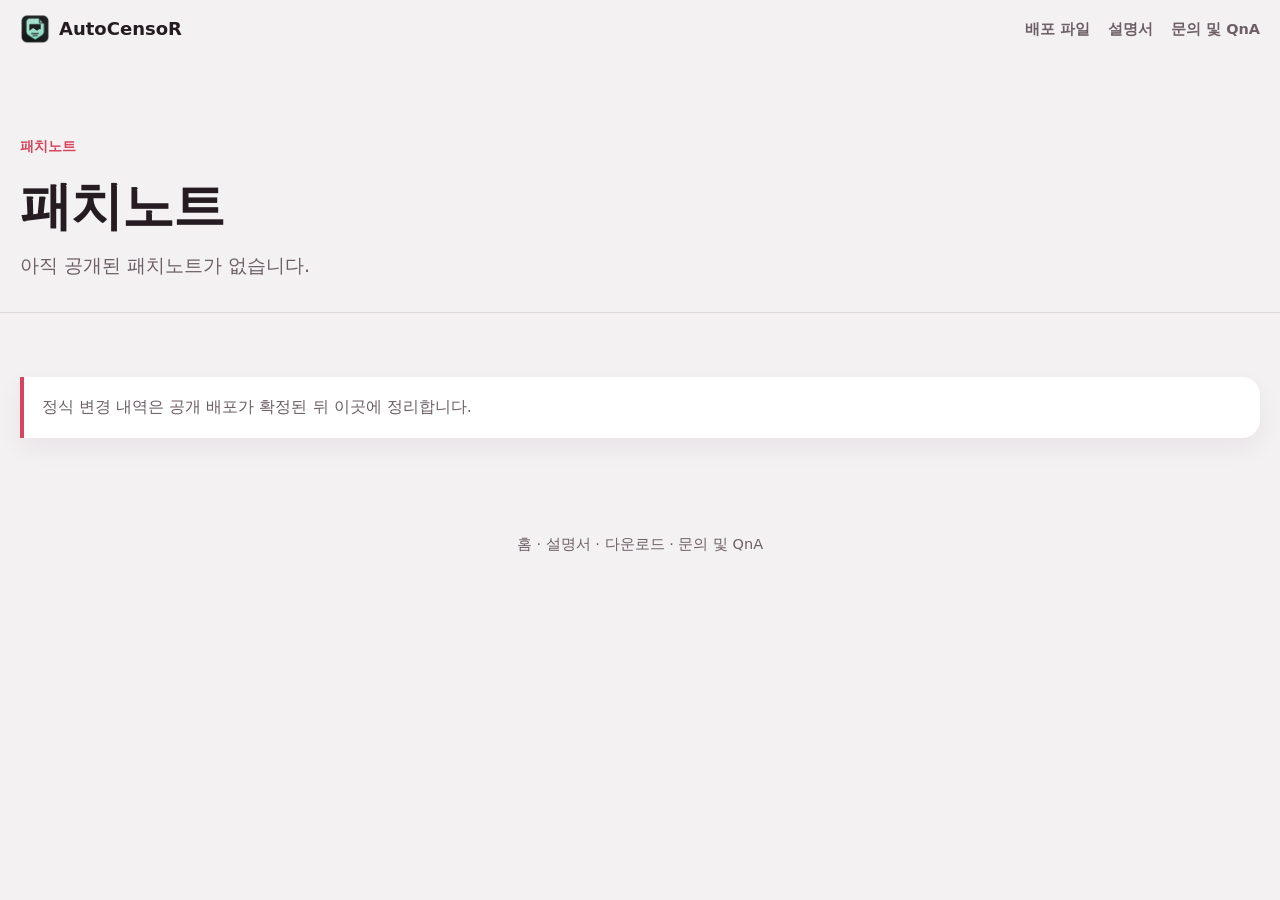
<file: patch-notes.html>
<!DOCTYPE html>
<html lang="ko">
<head>
  <meta charset="utf-8">
  <title>AutoCensoR 패치노트</title>
  <meta name="viewport" content="width=device-width, initial-scale=1">
  <meta name="description" content="AutoCensoR 패치노트.">
  <link rel="icon" type="image/png" href="assets/app-icon.png">
  <link rel="stylesheet" href="style.css">
</head>
<body>
  <header class="hr-head">
    <div class="ac-shell hr-head__in">
      <a class="hr-brand" href="index.html"><span class="hr-brand__a" aria-hidden="true"><img src="assets/app-icon.png" alt="" width="30" height="30"></span>AutoCensoR</a>
      <button data-ac-nav-toggle aria-expanded="false" aria-controls="hr-menu" aria-label="메뉴">메뉴</button>
      <nav id="hr-menu" class="hr-nav" data-ac-nav aria-label="주요 메뉴">
        <a href="downloads.html">배포 파일</a>
        <a href="tistory/AutoCensoR_Tistory_Manual_Full.html">설명서</a>
        <a href="https://hwoa.tistory.com/entry/AutoCensoR-%EC%82%AC%EC%9A%A9-%EC%84%A4%EB%AA%85%EC%84%9C-%C2%B7-User-Manual" rel="noopener">문의 및 QnA</a>
      </nav>
    </div>
  </header>
  <main>
    <section class="ac-page-hero"><div class="ac-shell">
      <p class="hr-sec__kicker">패치노트</p>
      <h1 class="hr-h1">패치노트</h1>
      <p class="hr-lede">아직 공개된 패치노트가 없습니다.</p>
    </div></section>
    <section class="hr-sec"><div class="ac-shell">
      <p class="ac-callout">정식 변경 내역은 공개 배포가 확정된 뒤 이곳에 정리합니다.</p>
    </div></section>
  </main>
  <footer class="hr-foot"><div class="ac-shell"><a href="index.html">홈</a> · <a href="tistory/AutoCensoR_Tistory_Manual_Full.html">설명서</a> · <a href="downloads.html">다운로드</a> · <a href="https://hwoa.tistory.com/entry/AutoCensoR-%EC%82%AC%EC%9A%A9-%EC%84%A4%EB%AA%85%EC%84%9C-%C2%B7-User-Manual" rel="noopener">문의 및 QnA</a></div></footer>
  <script src="script.js"></script>
</body>
</html>
</file>
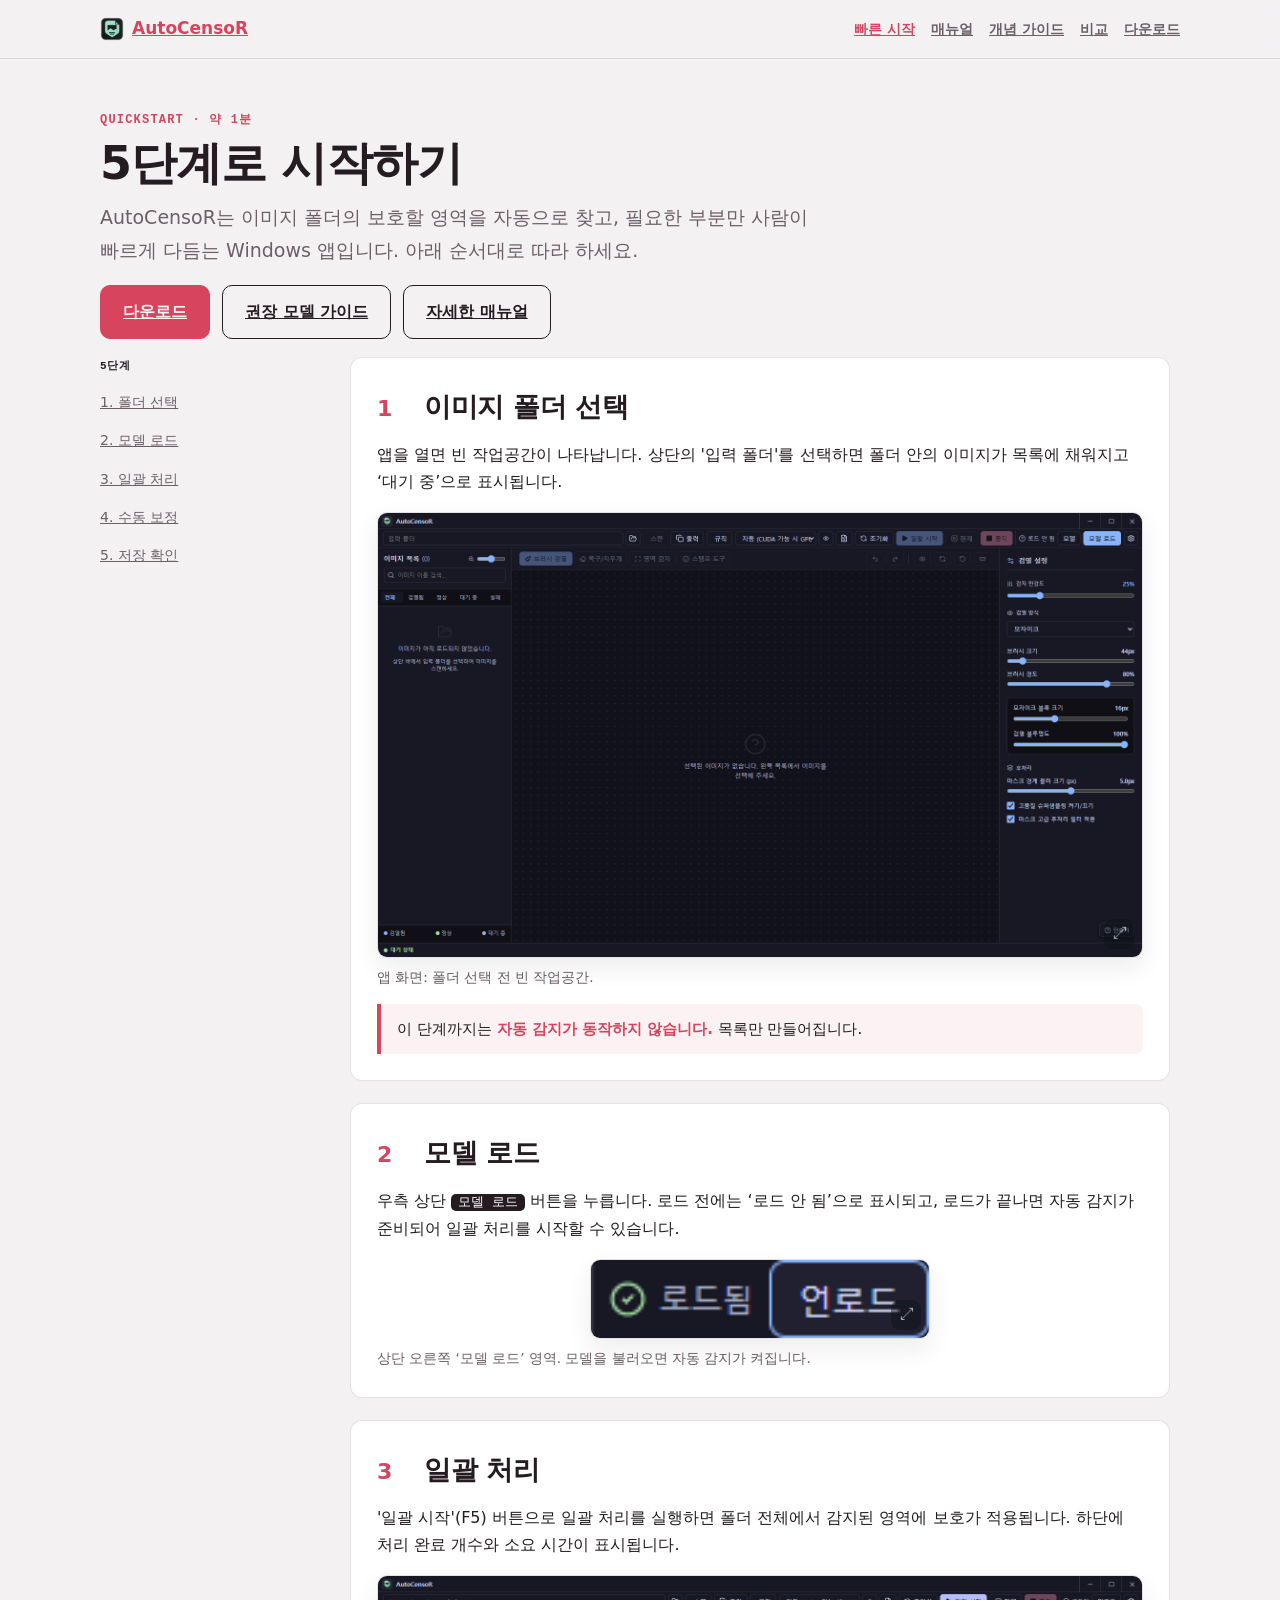
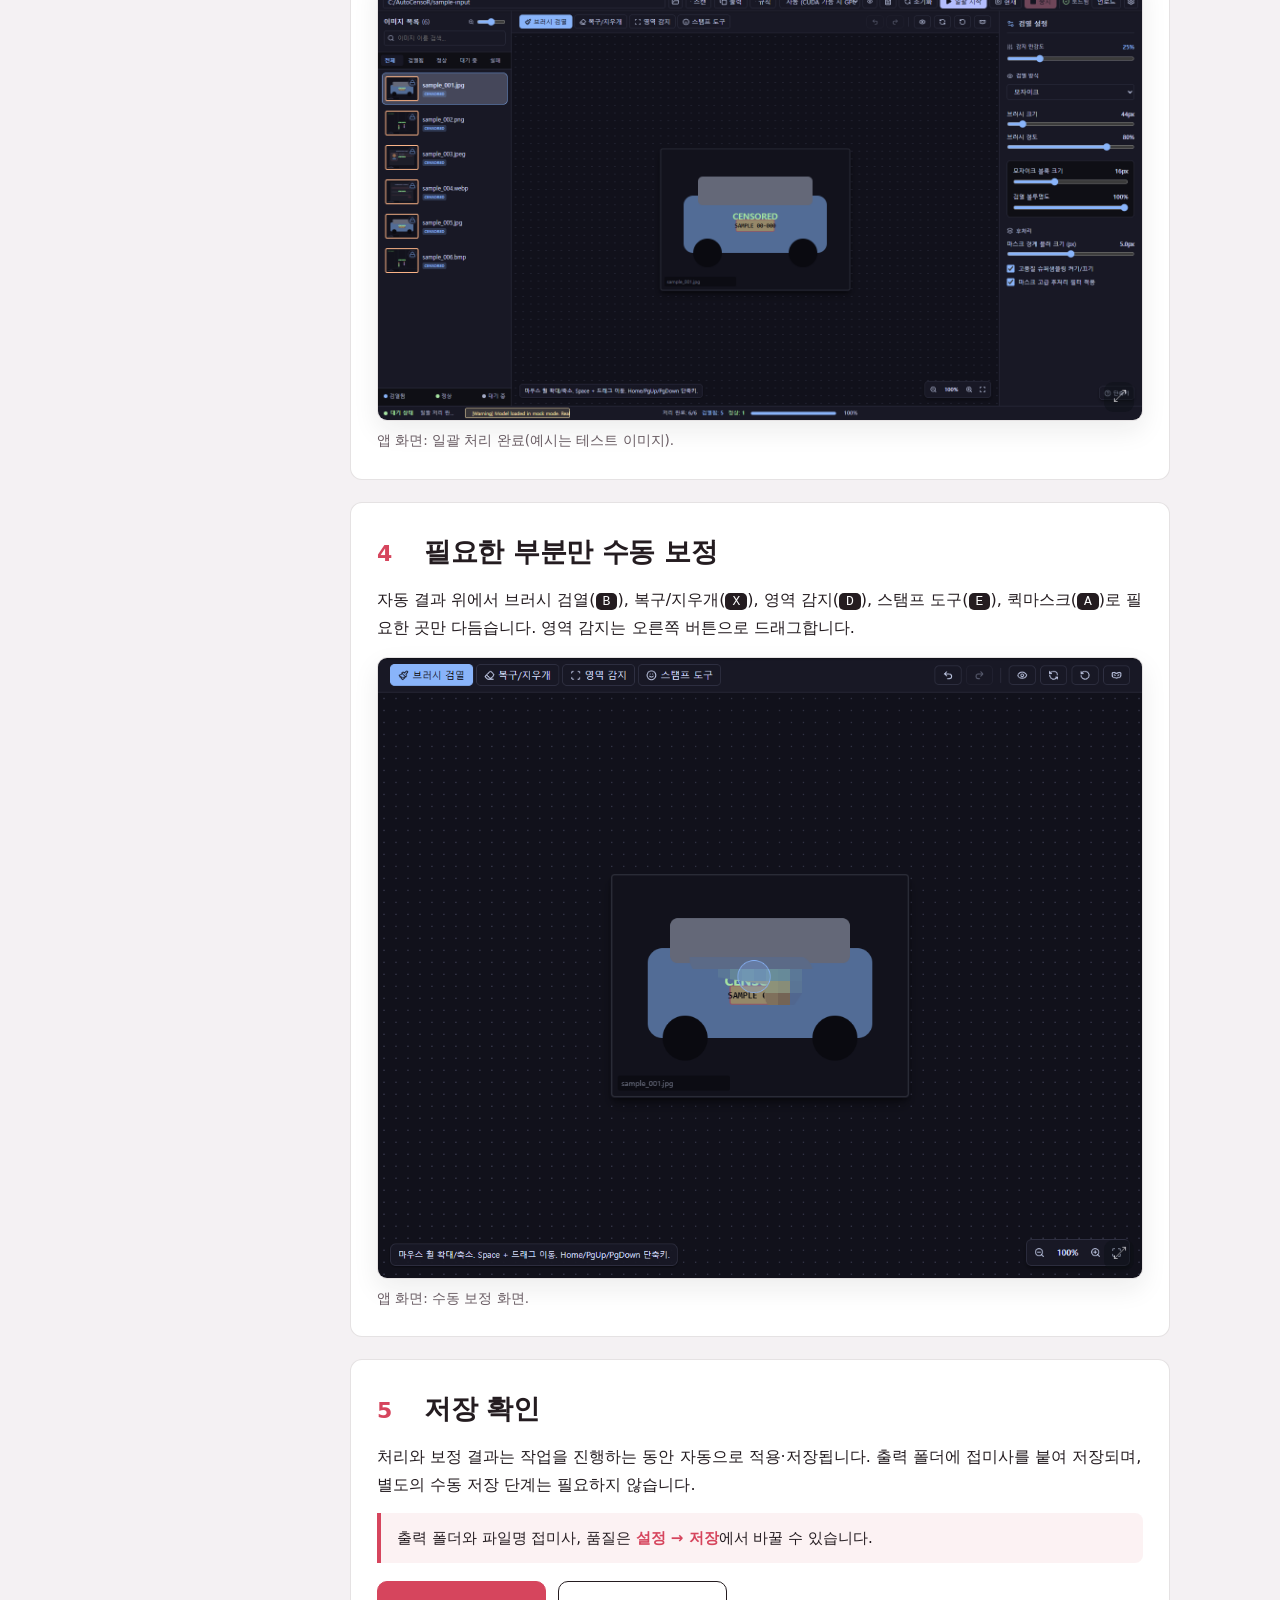
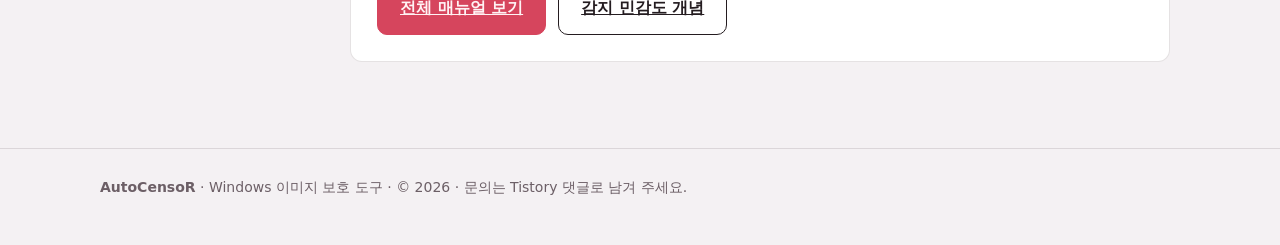
<file: quickstart.html>
<!DOCTYPE html>
<html lang="ko">
<head>
  <meta charset="utf-8">
  <title>빠른 시작 : AutoCensoR</title>
  <meta name="viewport" content="width=device-width, initial-scale=1">
  <meta name="description" content="AutoCensoR 빠른 시작 : 폴더 선택부터 보정까지 1분 안에 따라 하기.">
  <link rel="icon" type="image/png" href="assets/app-icon.png">
  <link rel="stylesheet" href="docs.css">
</head>
<body>
  <header class="doc-top">
    <div class="ac-shell doc-top__in">
      <a class="doc-brand" href="index.html"><img class="doc-brand__ic" src="assets/app-icon.png" alt="" width="24" height="24">AutoCensoR</a>
      <button data-ac-nav-toggle aria-expanded="false" aria-controls="doc-menu" aria-label="메뉴">메뉴</button>
      <nav id="doc-menu" class="doc-nav" data-ac-nav aria-label="문서 메뉴">
        <a href="quickstart.html" aria-current="page">빠른 시작</a>
        <a href="manual.html">매뉴얼</a>
        <a href="guide.html">개념 가이드</a>
        <a href="comparison.html">비교</a>
        <a data-ac-href="links.download" href="#" rel="noopener">다운로드</a>
      </nav>
    </div>
  </header>

  <main class="ac-shell">
    <section class="doc-hero">
      <p class="doc-kicker">Quickstart · 약 1분</p>
      <h1 class="doc-h1">5단계로 시작하기</h1>
      <p class="doc-lede">AutoCensoR는 이미지 폴더의 보호할 영역을 자동으로 찾고, 필요한 부분만 사람이 빠르게 다듬는 Windows 앱입니다. 아래 순서대로 따라 하세요.</p>
      <div class="doc-cta">
        <a class="doc-btn doc-btn--primary" data-ac-href="links.download" href="#" rel="noopener">다운로드</a>
        <a class="doc-btn" data-ac-href="links.model" href="#" rel="noopener">권장 모델 가이드</a>
        <a class="doc-btn" href="manual.html">자세한 매뉴얼</a>
      </div>
    </section>

    <div class="doc-wrap">
      <nav class="doc-toc" aria-label="목차">
        <strong>5단계</strong>
        <a href="#s1">1. 폴더 선택</a>
        <a href="#s2">2. 모델 로드</a>
        <a href="#s3">3. 일괄 처리</a>
        <a href="#s4">4. 수동 보정</a>
        <a href="#s5">5. 저장 확인</a>
      </nav>

      <div class="doc-body">
        <article class="doc-step" id="s1">
          <div class="doc-step__h"><span class="doc-step__n">1</span><h2>이미지 폴더 선택</h2></div>
          <p>앱을 열면 빈 작업공간이 나타납니다. 상단의 '입력 폴더'를 선택하면 폴더 안의 이미지가 목록에 채워지고 ‘대기 중’으로 표시됩니다.</p>
          <figure class="doc-fig"><span class="doc-shot"><img src="assets/state-empty.png" alt="앱 화면:폴더 선택 전 빈 작업공간"></span><figcaption>앱 화면: 폴더 선택 전 빈 작업공간.</figcaption></figure>
          <div class="doc-callout">이 단계까지는 <b>자동 감지가 동작하지 않습니다.</b> 목록만 만들어집니다.</div>
        </article>

        <article class="doc-step" id="s2">
          <div class="doc-step__h"><span class="doc-step__n">2</span><h2>모델 로드</h2></div>
          <p>우측 상단 <span class="doc-key">모델 로드</span> 버튼을 누릅니다. 로드 전에는 ‘로드 안 됨’으로 표시되고, 로드가 끝나면 자동 감지가 준비되어 일괄 처리를 시작할 수 있습니다.</p>
          <figure class="doc-fig doc-fig--crop"><span class="doc-shot"><img src="assets/cursor-loadmodel.png" alt="앱 화면: 상단 오른쪽 모델 로드 영역"></span><figcaption>상단 오른쪽 ‘모델 로드’ 영역. 모델을 불러오면 자동 감지가 켜집니다.</figcaption></figure>
        </article>

        <article class="doc-step" id="s3">
          <div class="doc-step__h"><span class="doc-step__n">3</span><h2>일괄 처리</h2></div>
          <p>'일괄 시작'(F5) 버튼으로 일괄 처리를 실행하면 폴더 전체에서 감지된 영역에 보호가 적용됩니다. 하단에 처리 완료 개수와 소요 시간이 표시됩니다.</p>
          <figure class="doc-fig"><span class="doc-shot"><img src="assets/state-processed.png" alt="앱 화면:일괄 처리 완료 화면 (테스트 이미지)"></span><figcaption>앱 화면: 일괄 처리 완료(예시는 테스트 이미지).</figcaption></figure>
        </article>

        <article class="doc-step" id="s4">
          <div class="doc-step__h"><span class="doc-step__n">4</span><h2>필요한 부분만 수동 보정</h2></div>
          <p>자동 결과 위에서 브러시 검열(<span class="doc-key">B</span>), 복구/지우개(<span class="doc-key">X</span>), 영역 감지(<span class="doc-key">D</span>), 스탬프 도구(<span class="doc-key">E</span>), 퀵마스크(<span class="doc-key">A</span>)로 필요한 곳만 다듬습니다. 영역 감지는 오른쪽 버튼으로 드래그합니다.</p>
          <figure class="doc-fig"><span class="doc-shot"><img src="assets/manual-correction.png" alt="앱 화면:영역 감지로 직접 보정하는 모습 (브러시 커서 보임)"></span><figcaption>앱 화면: 수동 보정 화면.</figcaption></figure>
        </article>

        <article class="doc-step" id="s5">
          <div class="doc-step__h"><span class="doc-step__n">5</span><h2>저장 확인</h2></div>
          <p>처리와 보정 결과는 작업을 진행하는 동안 자동으로 적용·저장됩니다. 출력 폴더에 접미사를 붙여 저장되며, 별도의 수동 저장 단계는 필요하지 않습니다.</p>
          <div class="doc-callout">출력 폴더와 파일명 접미사, 품질은 <b>설정 → 저장</b>에서 바꿀 수 있습니다.</div>
          <div class="doc-cta"><a class="doc-btn doc-btn--primary" href="manual.html">전체 매뉴얼 보기</a><a class="doc-btn" href="guide.html">감지 민감도 개념</a></div>
        </article>
      </div>
    </div>
  </main>

  <footer class="doc-foot">
    <div class="ac-shell">
      <p><b>AutoCensoR</b> · Windows 이미지 보호 도구 · © <span data-ac-year>2026</span> · 문의는 Tistory 댓글로 남겨 주세요.</p>
    </div>
  </footer>

  <script type="application/json" id="ac-site-data">{"brand":{"name":"AutoCensoR","platform":"Windows","tagline":"이미지 폴더의 보호할 영역을 자동으로 찾고, 필요한 부분만 사람이 빠르게 다듬습니다.","summary":"폴더 선택 → 모델 로드 → 일괄 처리 → 필요한 부분만 수동 보정."},"links":{"github":"https://github.com/JHKS24/AutoCensoR","download":"downloads.html","model":"https://github.com/JHKS24/AutoCensoR#model-placement","quickstart":"quickstart.html","manual":"manual.html","guide":"guide.html","comparison":"comparison.html"},"support":{"githubStar":"https://github.com/JHKS24/AutoCensoR","sponsors":"","buyMeACoffee":"","kofi":""},"contact":{"tistoryComments":true,"email":"zeus30313@gmail.com"},"meta":{"locale":"ko-KR","updated":"2026-06","note":"공개 링크 설정"}}</script>
  <script src="assets/engine.js"></script>
</body>
</html>
</file>
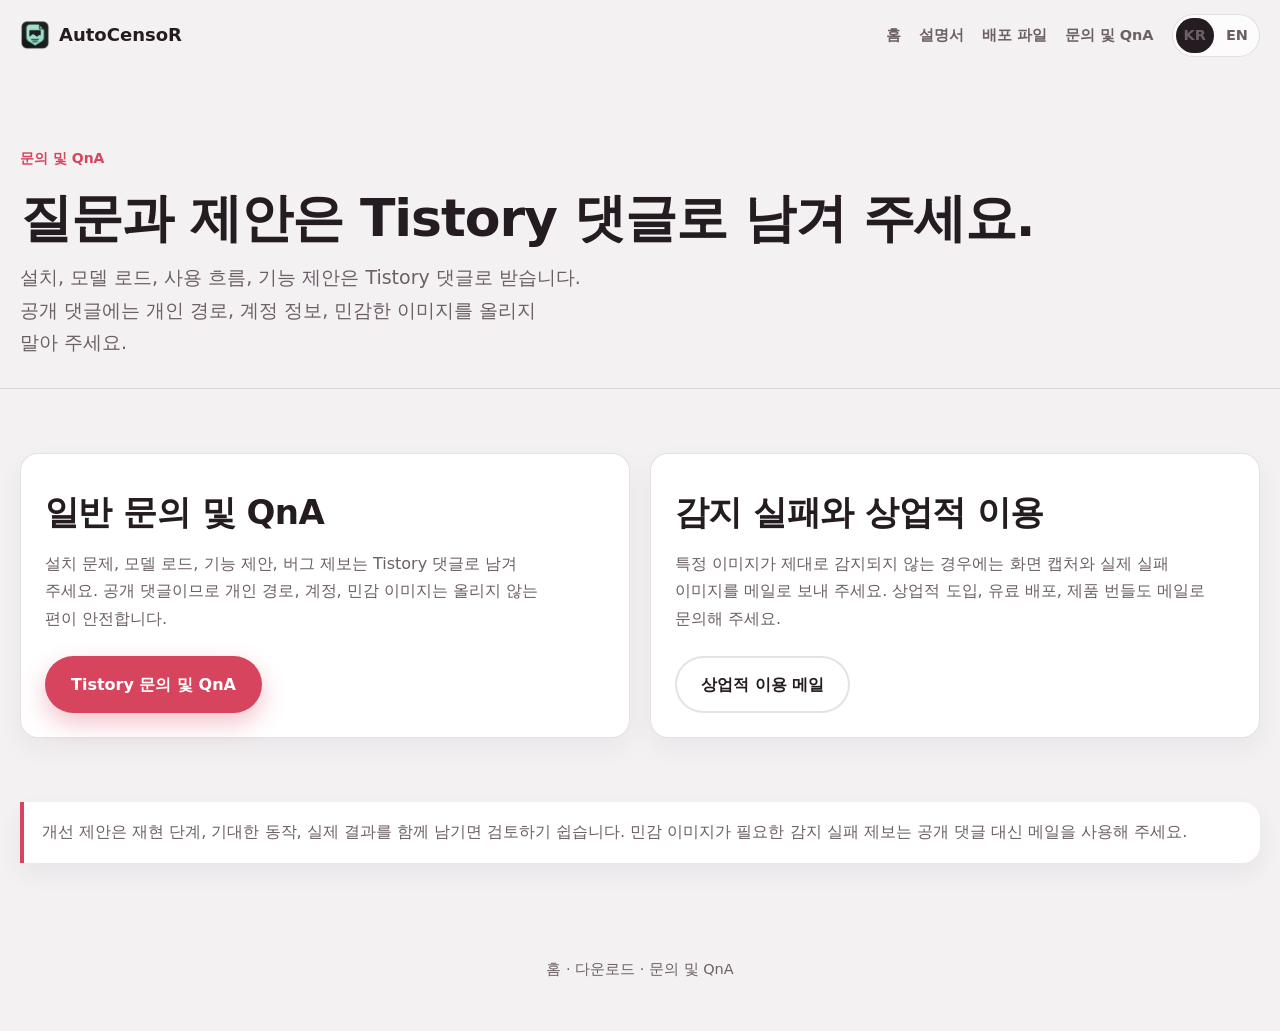
<file: support.html>
<!DOCTYPE html>
<html lang="ko">
<head>
  <meta charset="utf-8">
  <title>AutoCensoR 문의 및 QnA</title>
  <meta name="viewport" content="width=device-width, initial-scale=1">
  <meta name="description" content="AutoCensoR 문의 및 QnA, 버그 제보, 상업적 이용 안내.">
  <link rel="icon" type="image/png" href="assets/app-icon.png">
  <link rel="stylesheet" href="style.css">
</head>
<body>
  <header class="hr-head">
    <div class="ac-shell hr-head__in">
      <a class="hr-brand" href="index.html"><span class="hr-brand__a" aria-hidden="true"><img src="assets/app-icon.png" alt="" width="30" height="30"></span>AutoCensoR</a>
      <button data-ac-nav-toggle aria-expanded="false" aria-controls="hr-menu" aria-label="메뉴">메뉴</button>
      <nav id="hr-menu" class="hr-nav" data-ac-nav aria-label="주요 메뉴">
        <a href="index.html">홈</a>
        <a href="tistory/AutoCensoR_Tistory_Manual_Full.html">설명서</a>
        <a href="downloads.html">배포 파일</a>
        <a href="https://hwoa.tistory.com/entry/AutoCensoR-%EC%82%AC%EC%9A%A9-%EC%84%A4%EB%AA%85%EC%84%9C-%C2%B7-User-Manual" rel="noopener">문의 및 QnA</a>
        <span class="hr-lang"><a aria-current="page" href="support.html">KR</a><a href="en/index.html">EN</a></span>
      </nav>
    </div>
  </header>
  <main>
    <section class="ac-page-hero"><div class="ac-shell">
      <p class="hr-sec__kicker">문의 및 QnA</p>
      <h1 class="hr-h1">질문과 제안은 Tistory 댓글로 남겨 주세요.</h1>
      <p class="hr-lede">설치, 모델 로드, 사용 흐름, 기능 제안은 Tistory 댓글로 받습니다. 공개 댓글에는 개인 경로, 계정 정보, 민감한 이미지를 올리지 말아 주세요.</p>
    </div></section>
    <section class="hr-sec"><div class="ac-shell ac-page-grid">
      <article class="hr-card">
        <h2 class="hr-sec__title">일반 문의 및 QnA</h2>
        <p class="hr-sec__sub">설치 문제, 모델 로드, 기능 제안, 버그 제보는 Tistory 댓글로 남겨 주세요. 공개 댓글이므로 개인 경로, 계정, 민감 이미지는 올리지 않는 편이 안전합니다.</p>
        <p class="hr-actions"><a class="hr-btn hr-btn--primary" data-ac-href="contact.tistoryPostUrl" href="https://hwoa.tistory.com/entry/AutoCensoR-%EC%82%AC%EC%9A%A9-%EC%84%A4%EB%AA%85%EC%84%9C-%C2%B7-User-Manual" rel="noopener">Tistory 문의 및 QnA</a></p>
      </article>
      <article class="hr-card">
        <h2 class="hr-sec__title">감지 실패와 상업적 이용</h2>
        <p class="hr-sec__sub">특정 이미지가 제대로 감지되지 않는 경우에는 화면 캡처와 실제 실패 이미지를 메일로 보내 주세요. 상업적 도입, 유료 배포, 제품 번들도 메일로 문의해 주세요.</p>
        <p class="hr-actions"><a class="hr-btn hr-btn--ghost" data-ac-href="contact.commercialEmailLink" href="mailto:zeus30313@gmail.com">상업적 이용 메일</a></p>
      </article>
    </div></section>
    <section class="hr-sec" style="padding-top:0"><div class="ac-shell">
      <p class="ac-callout">개선 제안은 재현 단계, 기대한 동작, 실제 결과를 함께 남기면 검토하기 쉽습니다. 민감 이미지가 필요한 감지 실패 제보는 공개 댓글 대신 메일을 사용해 주세요.</p>
    </div></section>
  </main>
  <footer class="hr-foot"><div class="ac-shell"><a href="index.html">홈</a> · <a href="downloads.html">다운로드</a> · <a href="https://hwoa.tistory.com/entry/AutoCensoR-%EC%82%AC%EC%9A%A9-%EC%84%A4%EB%AA%85%EC%84%9C-%C2%B7-User-Manual" rel="noopener">문의 및 QnA</a></div></footer>
  <script type="application/json" id="ac-site-data">{"contact":{"commercialEmailLink":"mailto:zeus30313@gmail.com?subject=AutoCensoR%20commercial%20use%20inquiry","tistoryPostUrl":"https://hwoa.tistory.com/entry/AutoCensoR-%EC%82%AC%EC%9A%A9-%EC%84%A4%EB%AA%85%EC%84%9C-%C2%B7-User-Manual"}}</script>
  <script src="script.js"></script>
</body>
</html>
</file>
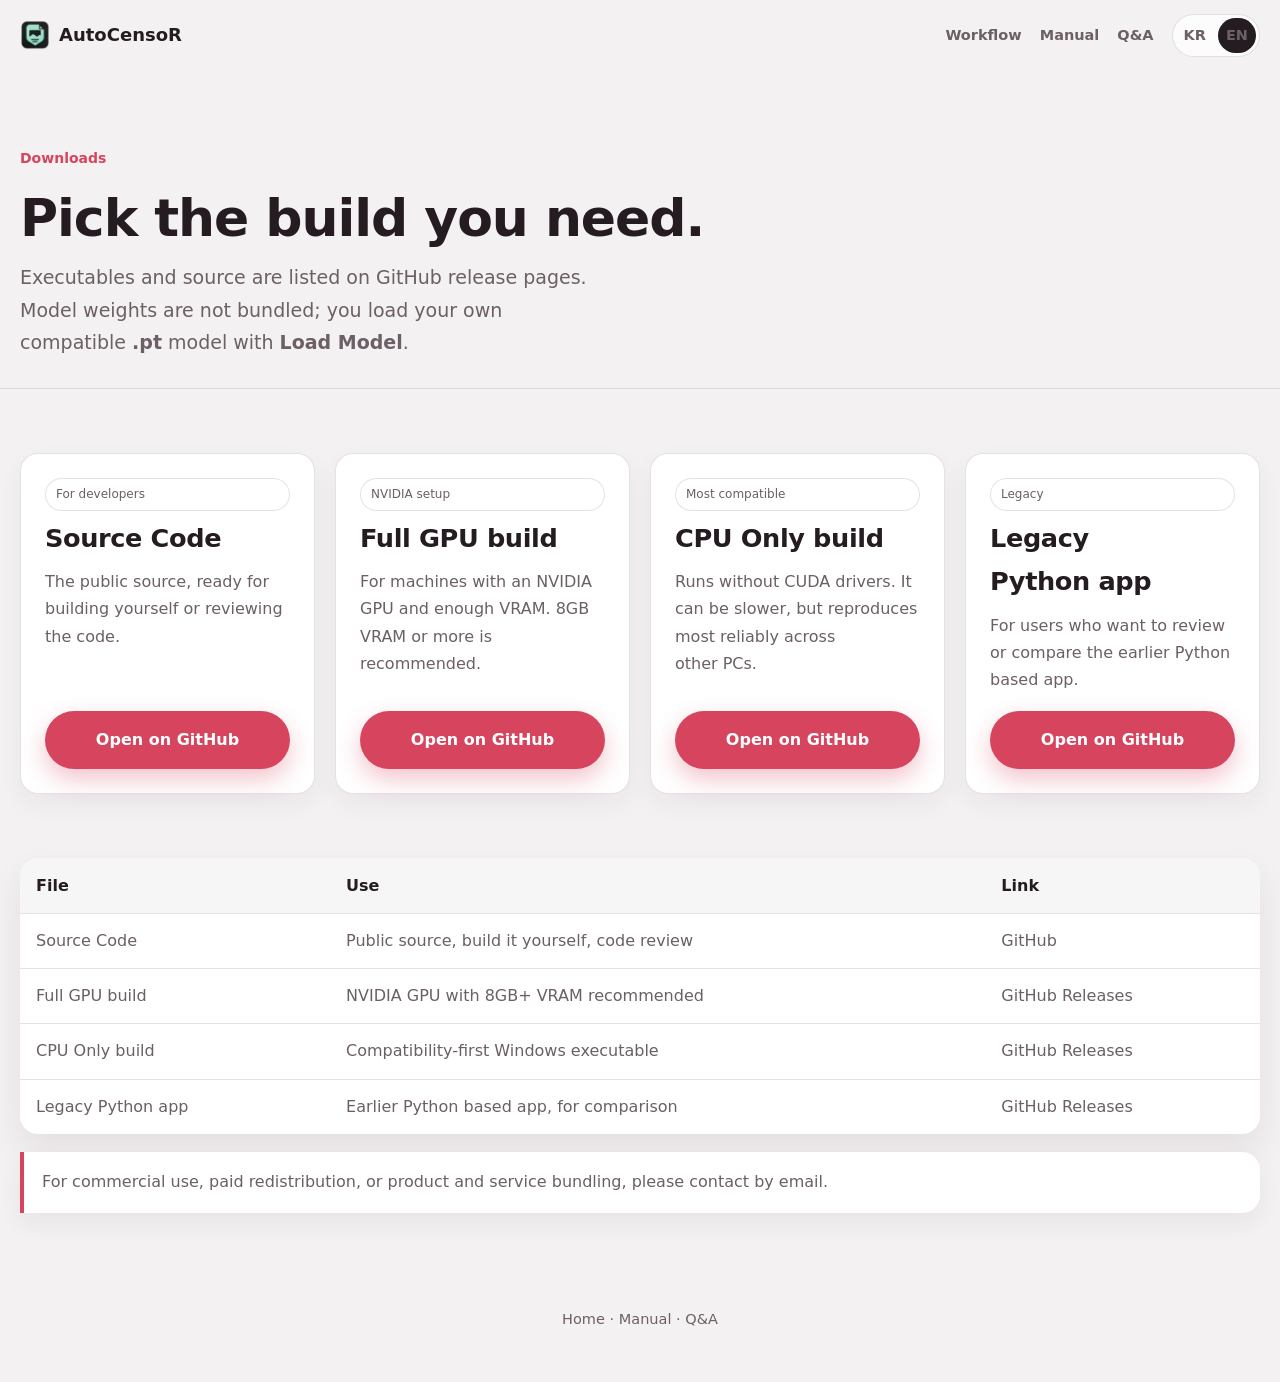
<file: en/downloads.html>
<!DOCTYPE html>
<html lang="en">
<head>
  <meta charset="utf-8">
  <title>AutoCensoR downloads</title>
  <meta name="viewport" content="width=device-width, initial-scale=1">
  <meta name="description" content="Download AutoCensoR Windows builds and public source.">
  <link rel="icon" type="image/png" href="../assets/app-icon.png">
  <link rel="stylesheet" href="../style.css">
</head>
<body>
  <header class="hr-head">
    <div class="ac-shell hr-head__in">
      <a class="hr-brand" href="index.html"><span class="hr-brand__a" aria-hidden="true"><img src="../assets/app-icon.png" alt="" width="30" height="30"></span>AutoCensoR</a>
      <button data-ac-nav-toggle aria-expanded="false" aria-controls="hr-menu" aria-label="Menu">Menu</button>
      <nav id="hr-menu" class="hr-nav" data-ac-nav aria-label="Primary navigation">
        <a href="index.html#flow">Workflow</a>
        <a href="../tistory/AutoCensoR_Tistory_Manual_Full.html">Manual</a>
        <a href="https://hwoa.tistory.com/entry/AutoCensoR-%EC%82%AC%EC%9A%A9-%EC%84%A4%EB%AA%85%EC%84%9C-%C2%B7-User-Manual" rel="noopener">Q&amp;A</a>
        <span class="hr-lang"><a href="../downloads.html">KR</a><a aria-current="page" href="downloads.html">EN</a></span>
      </nav>
    </div>
  </header>
  <main>
    <section class="ac-page-hero">
      <div class="ac-shell">
        <p class="hr-sec__kicker">Downloads</p>
        <h1 class="hr-h1">Pick the build you need.</h1>
        <p class="hr-lede">Executables and source are listed on GitHub release pages. Model weights are not bundled; you load your own compatible <b>.pt</b> model with <b>Load Model</b>.</p>
      </div>
    </section>
    <section class="hr-sec">
      <div class="ac-shell ac-page-grid ac-page-grid--downloads">
        <article class="hr-card">
          <span class="ac-badge">For developers</span>
          <h2 class="hr-sec__title">Source Code</h2>
          <p class="hr-sec__sub">The public source, ready for building yourself or reviewing the code.</p>
          <p class="hr-actions"><a class="hr-btn hr-btn--primary" data-ac-href="downloads.source" href="https://github.com/JHKS24/AutoCensoR" rel="noopener">Open on GitHub</a></p>
        </article>
        <article class="hr-card">
          <span class="ac-badge">NVIDIA setup</span>
          <h2 class="hr-sec__title">Full GPU build</h2>
          <p class="hr-sec__sub">For machines with an NVIDIA GPU and enough VRAM. 8GB VRAM or more is recommended.</p>
          <p class="hr-actions"><a class="hr-btn hr-btn--primary" data-ac-href="downloads.full" href="https://github.com/JHKS24/AutoCensoR-Full/releases" rel="noopener">Open on GitHub</a></p>
        </article>
        <article class="hr-card">
          <span class="ac-badge">Most compatible</span>
          <h2 class="hr-sec__title">CPU Only build</h2>
          <p class="hr-sec__sub">Runs without CUDA drivers. It can be slower, but reproduces most reliably across other PCs.</p>
          <p class="hr-actions"><a class="hr-btn hr-btn--primary" data-ac-href="downloads.cpuOnly" href="https://github.com/JHKS24/AutoCensoR-CPU-Only/releases" rel="noopener">Open on GitHub</a></p>
        </article>
        <article class="hr-card">
          <span class="ac-badge">Legacy</span>
          <h2 class="hr-sec__title">Legacy Python app</h2>
          <p class="hr-sec__sub">For users who want to review or compare the earlier Python based app.</p>
          <p class="hr-actions"><a class="hr-btn hr-btn--primary" data-ac-href="downloads.legacyPython" href="https://github.com/JHKS24/AutoCensor-ReleaseVersion/releases" rel="noopener">Open on GitHub</a></p>
        </article>
      </div>
    </section>
    <section class="hr-sec" style="padding-top:0">
      <div class="ac-shell">
        <table class="ac-table">
          <thead><tr><th>File</th><th>Use</th><th>Link</th></tr></thead>
          <tbody>
            <tr><td>Source Code</td><td>Public source, build it yourself, code review</td><td><a data-ac-href="downloads.source" href="https://github.com/JHKS24/AutoCensoR" rel="noopener">GitHub</a></td></tr>
            <tr><td>Full GPU build</td><td>NVIDIA GPU with 8GB+ VRAM recommended</td><td><a data-ac-href="downloads.full" href="https://github.com/JHKS24/AutoCensoR-Full/releases" rel="noopener">GitHub Releases</a></td></tr>
            <tr><td>CPU Only build</td><td>Compatibility-first Windows executable</td><td><a data-ac-href="downloads.cpuOnly" href="https://github.com/JHKS24/AutoCensoR-CPU-Only/releases" rel="noopener">GitHub Releases</a></td></tr>
            <tr><td>Legacy Python app</td><td>Earlier Python based app, for comparison</td><td><a data-ac-href="downloads.legacyPython" href="https://github.com/JHKS24/AutoCensor-ReleaseVersion/releases" rel="noopener">GitHub Releases</a></td></tr>
          </tbody>
        </table>
        <p class="ac-callout" style="margin-top:18px">For commercial use, paid redistribution, or product and service bundling, please <a data-ac-href="contact.commercialEmailLink" href="mailto:zeus30313@gmail.com">contact by email</a>.</p>
      </div>
    </section>
  </main>
  <footer class="hr-foot"><div class="ac-shell"><a href="index.html">Home</a> · <a href="../tistory/AutoCensoR_Tistory_Manual_Full.html">Manual</a> · <a href="https://hwoa.tistory.com/entry/AutoCensoR-%EC%82%AC%EC%9A%A9-%EC%84%A4%EB%AA%85%EC%84%9C-%C2%B7-User-Manual" rel="noopener">Q&amp;A</a></div></footer>
  <script type="application/json" id="ac-site-data">{"brand":{"name":"AutoCensoR"},"links":{"github":"https://github.com/JHKS24/AutoCensoR","feedback":"https://hwoa.tistory.com/entry/AutoCensoR-%EC%82%AC%EC%9A%A9-%EC%84%A4%EB%AA%85%EC%84%9C-%C2%B7-User-Manual"},"downloads":{"source":"https://github.com/JHKS24/AutoCensoR","full":"https://github.com/JHKS24/AutoCensoR-Full/releases","cpuOnly":"https://github.com/JHKS24/AutoCensoR-CPU-Only/releases","legacyPython":"https://github.com/JHKS24/AutoCensor-ReleaseVersion/releases"},"contact":{"commercialEmailLink":"mailto:zeus30313@gmail.com?subject=AutoCensoR%20commercial%20use%20inquiry","tistoryPostUrl":"https://hwoa.tistory.com/entry/AutoCensoR-%EC%82%AC%EC%9A%A9-%EC%84%A4%EB%AA%85%EC%84%9C-%C2%B7-User-Manual"}}</script>
  <script src="../script.js"></script>
</body>
</html>
</file>
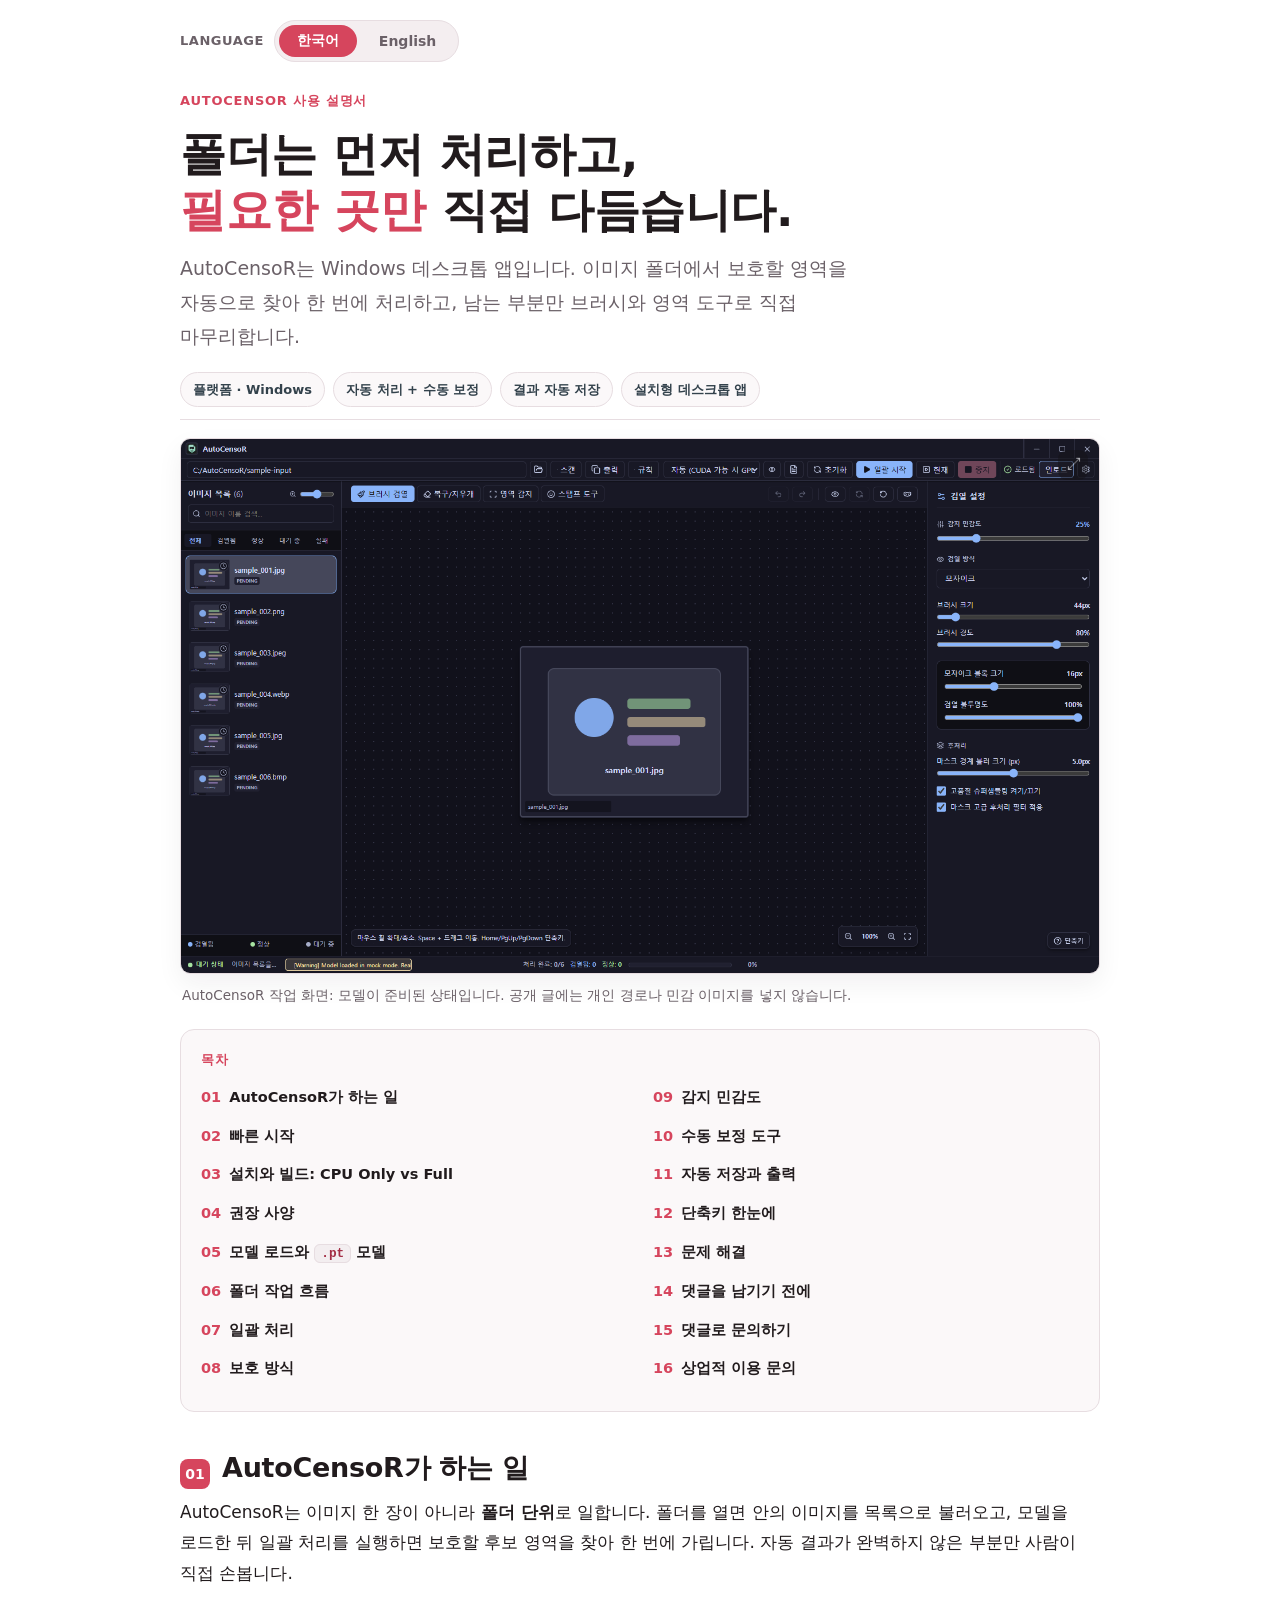
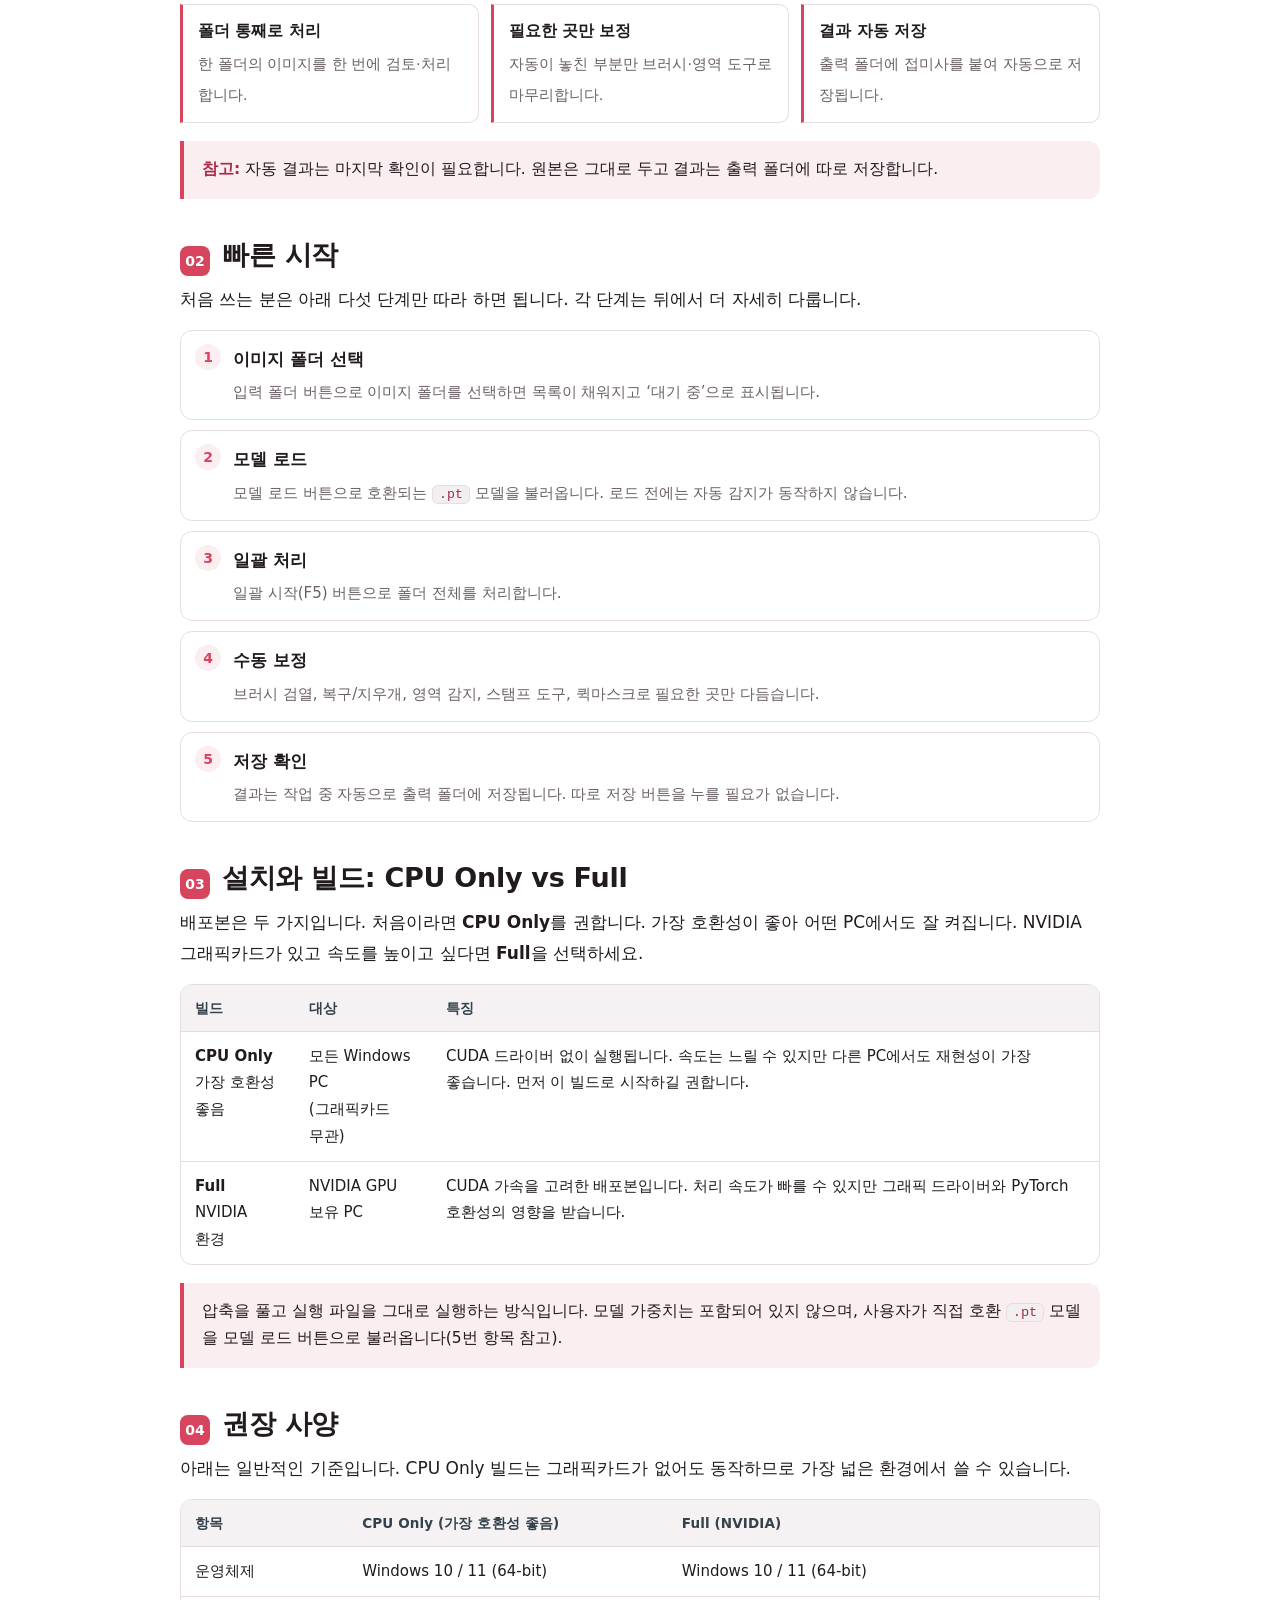
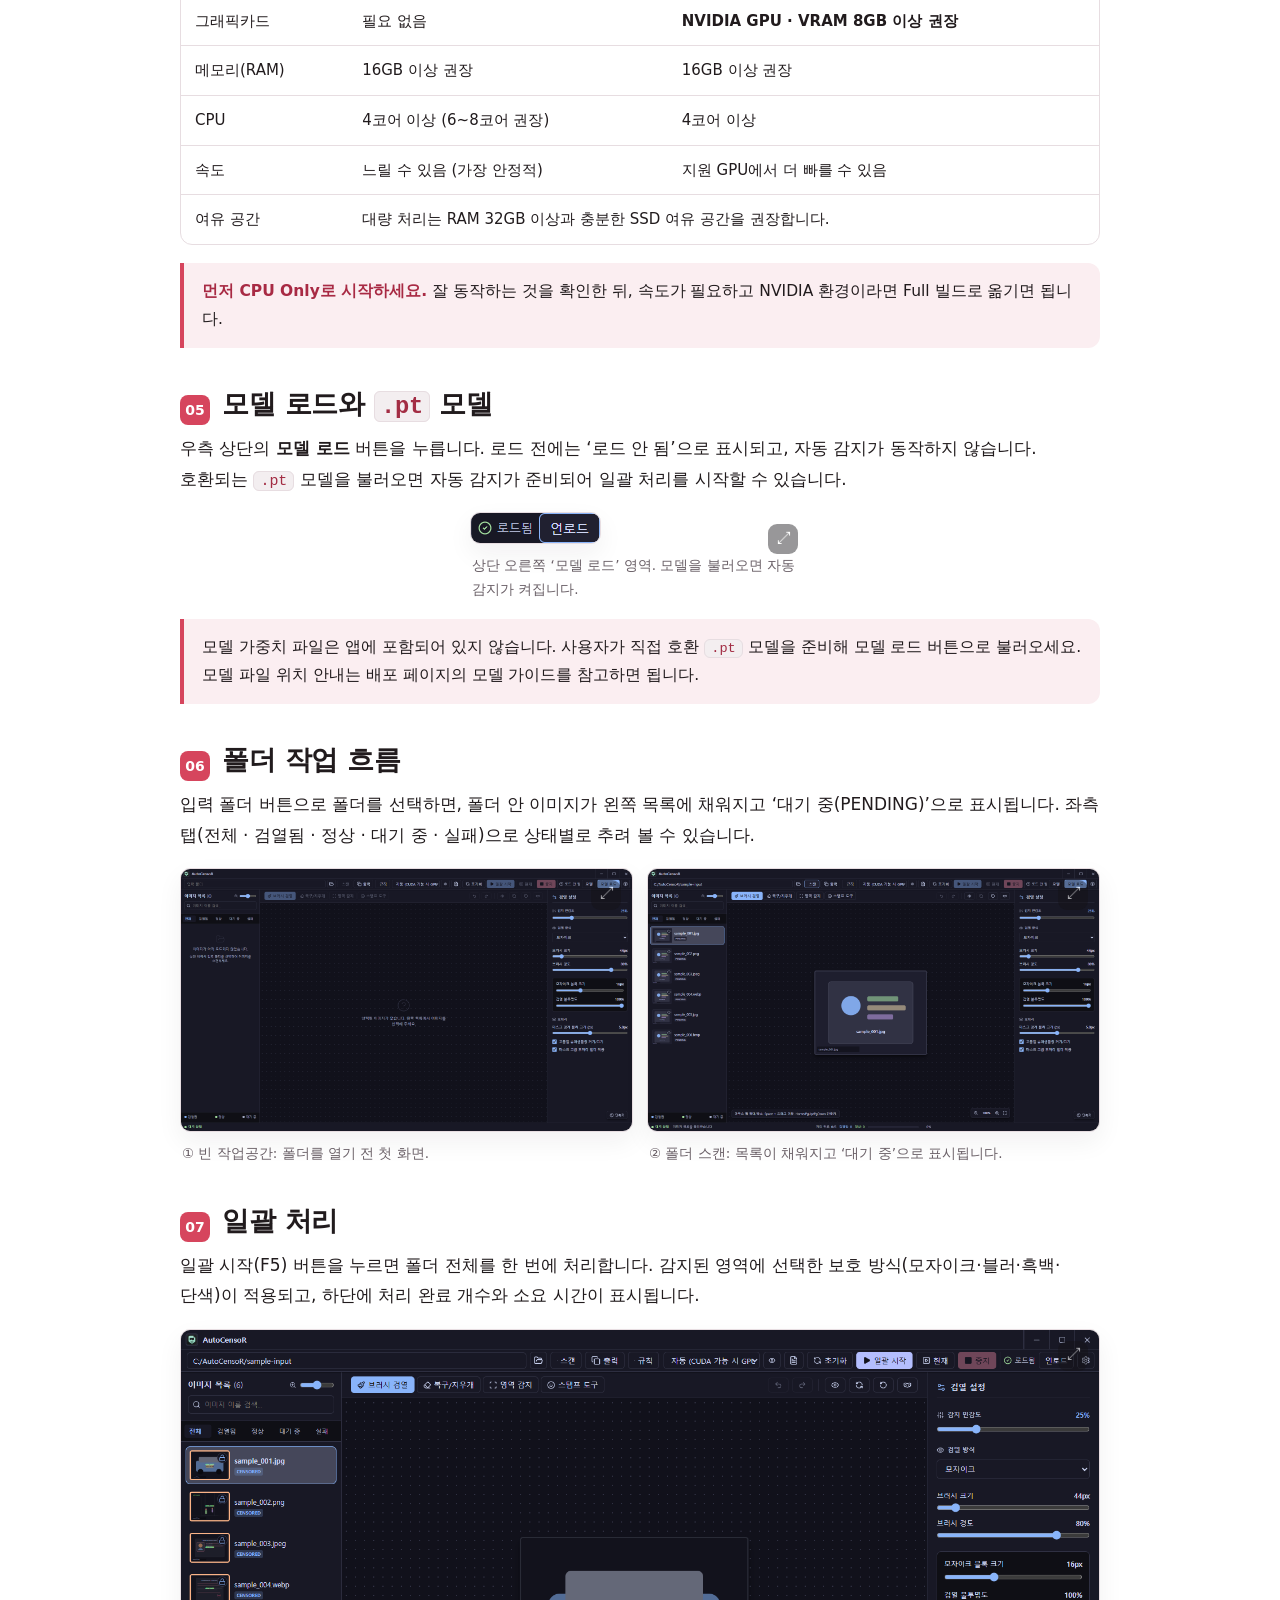
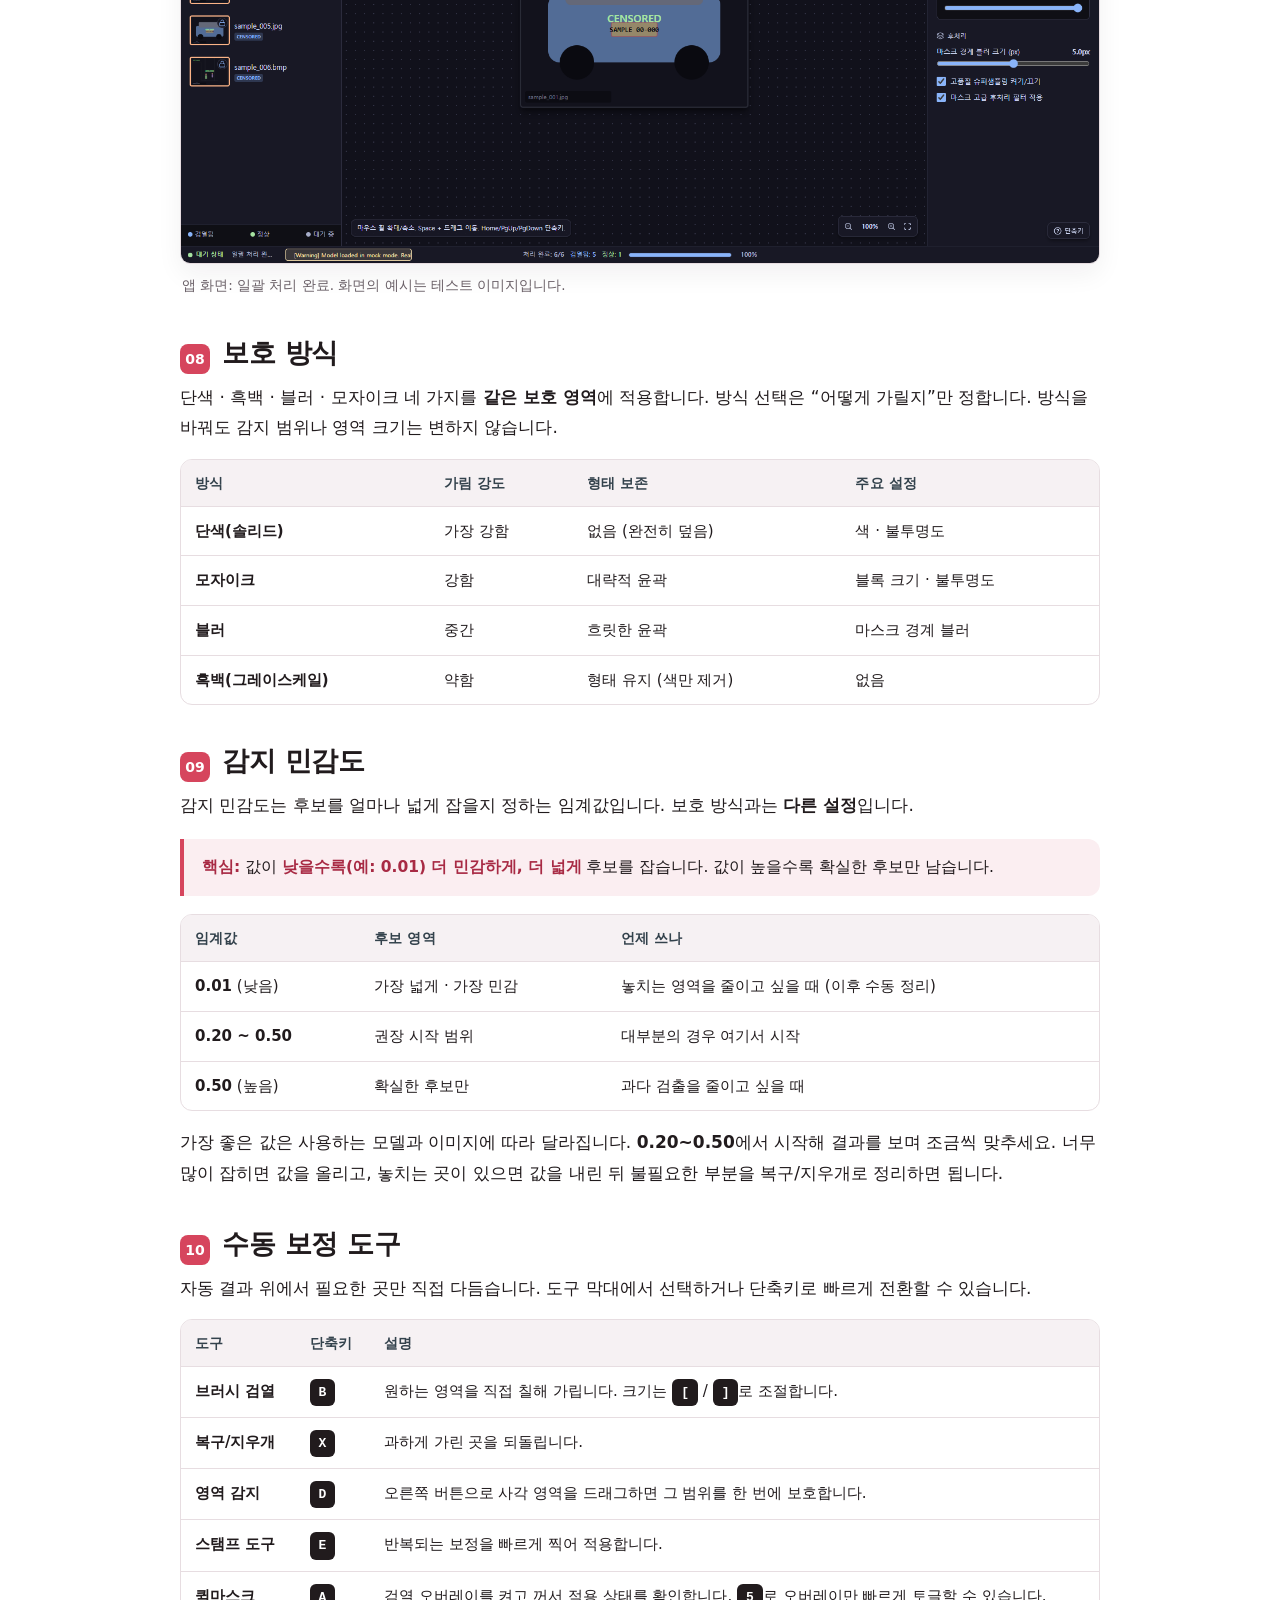
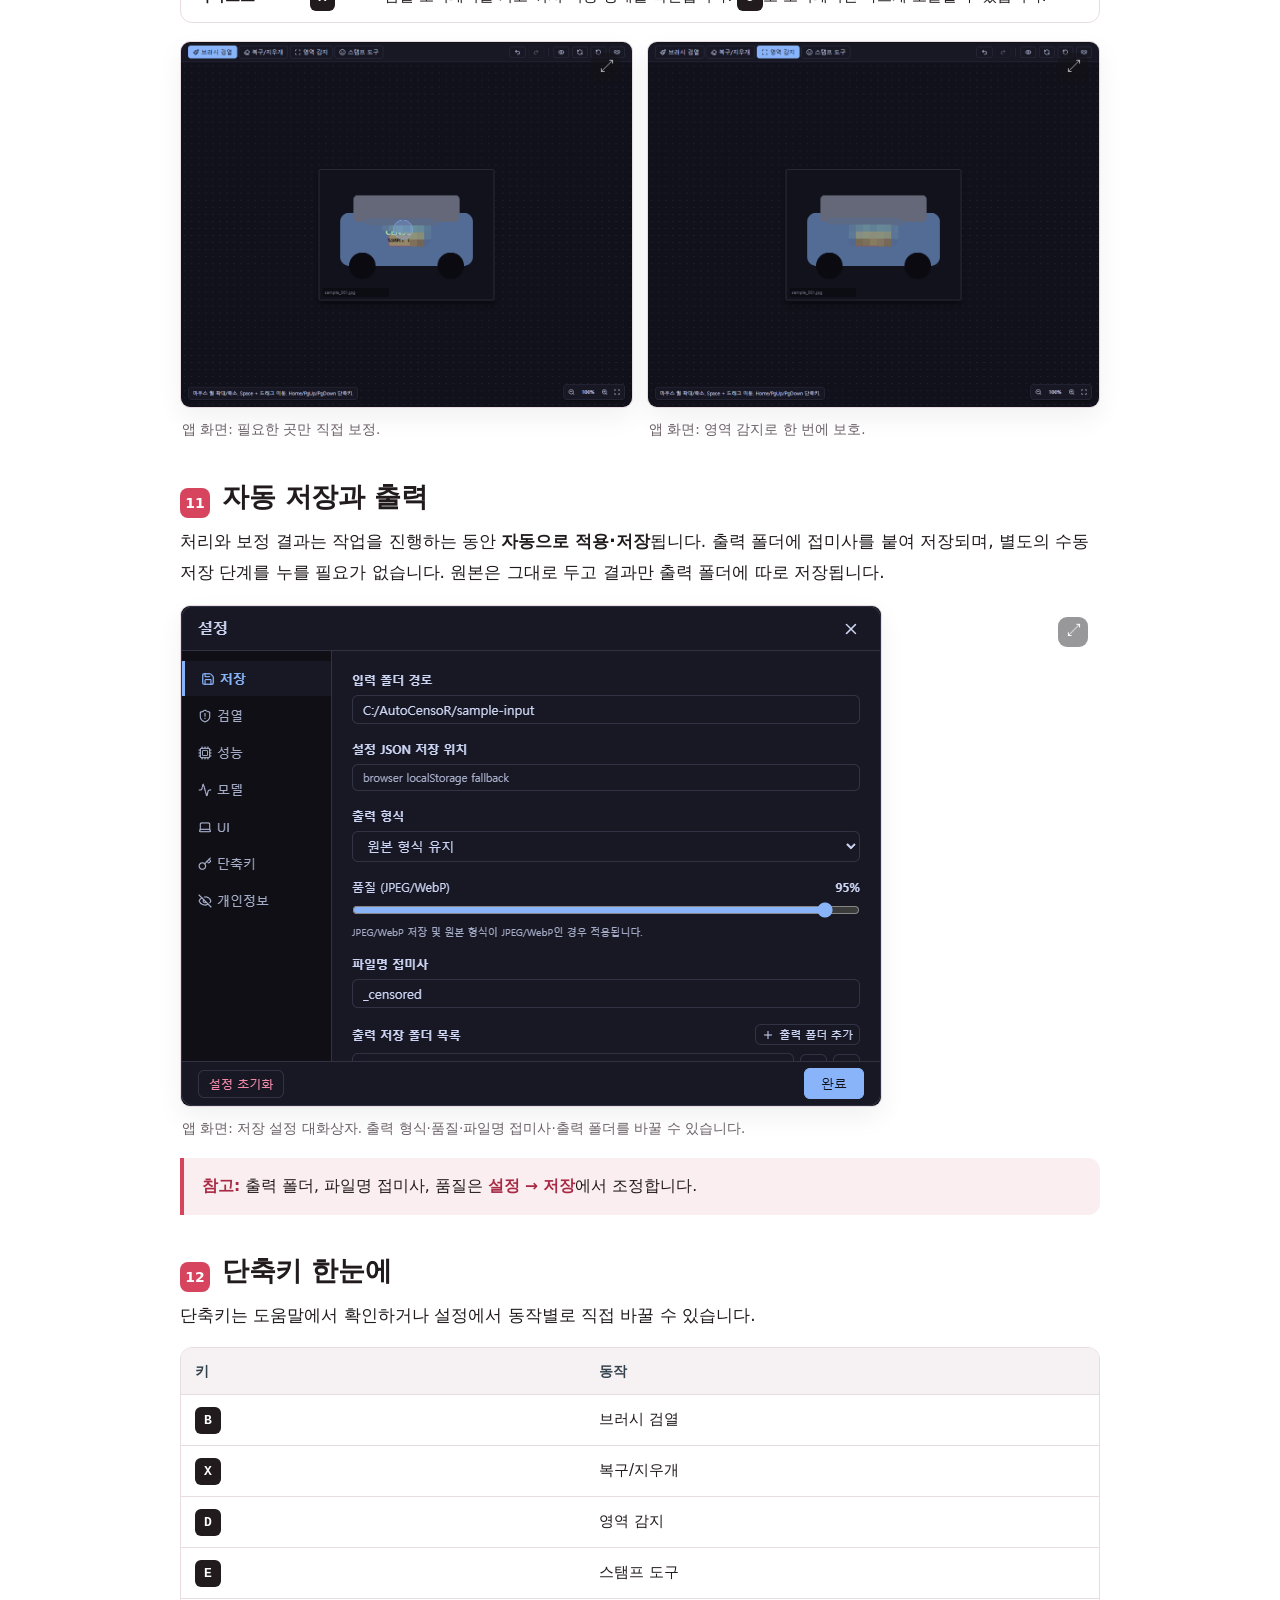
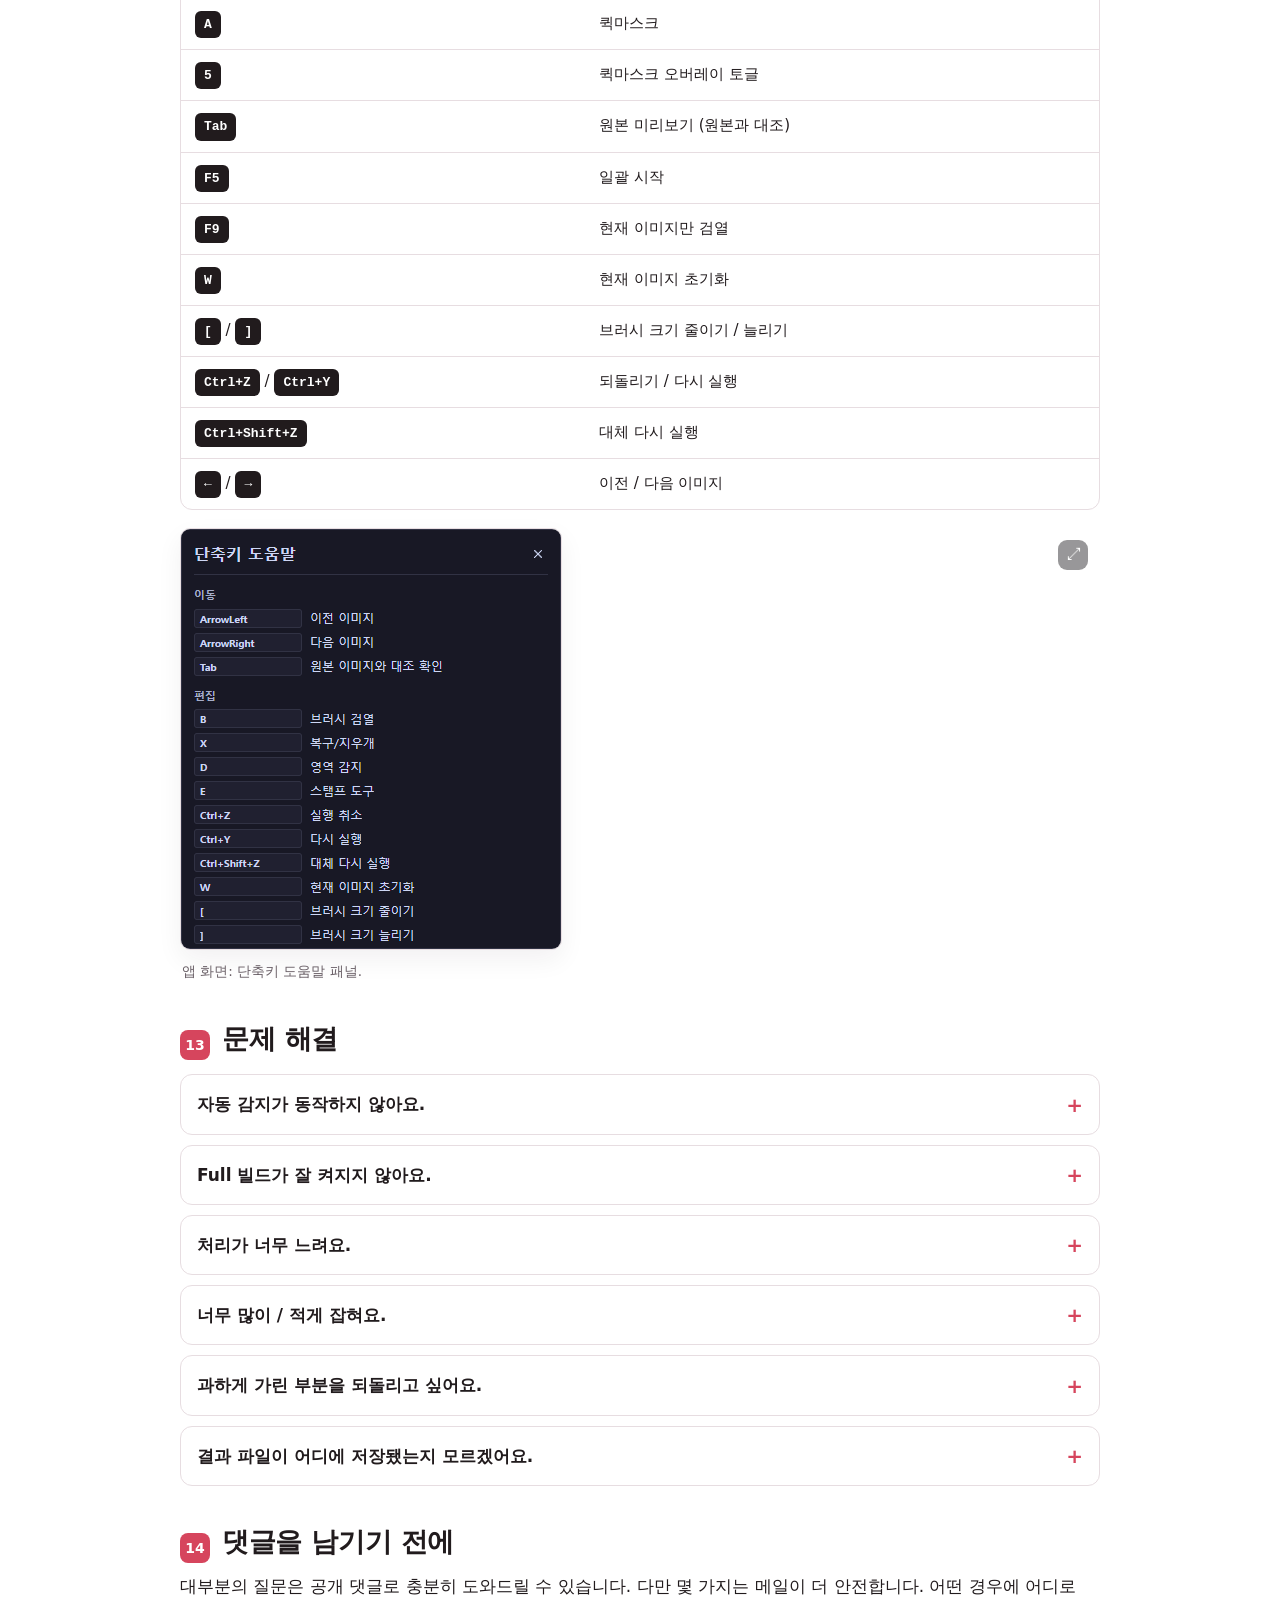
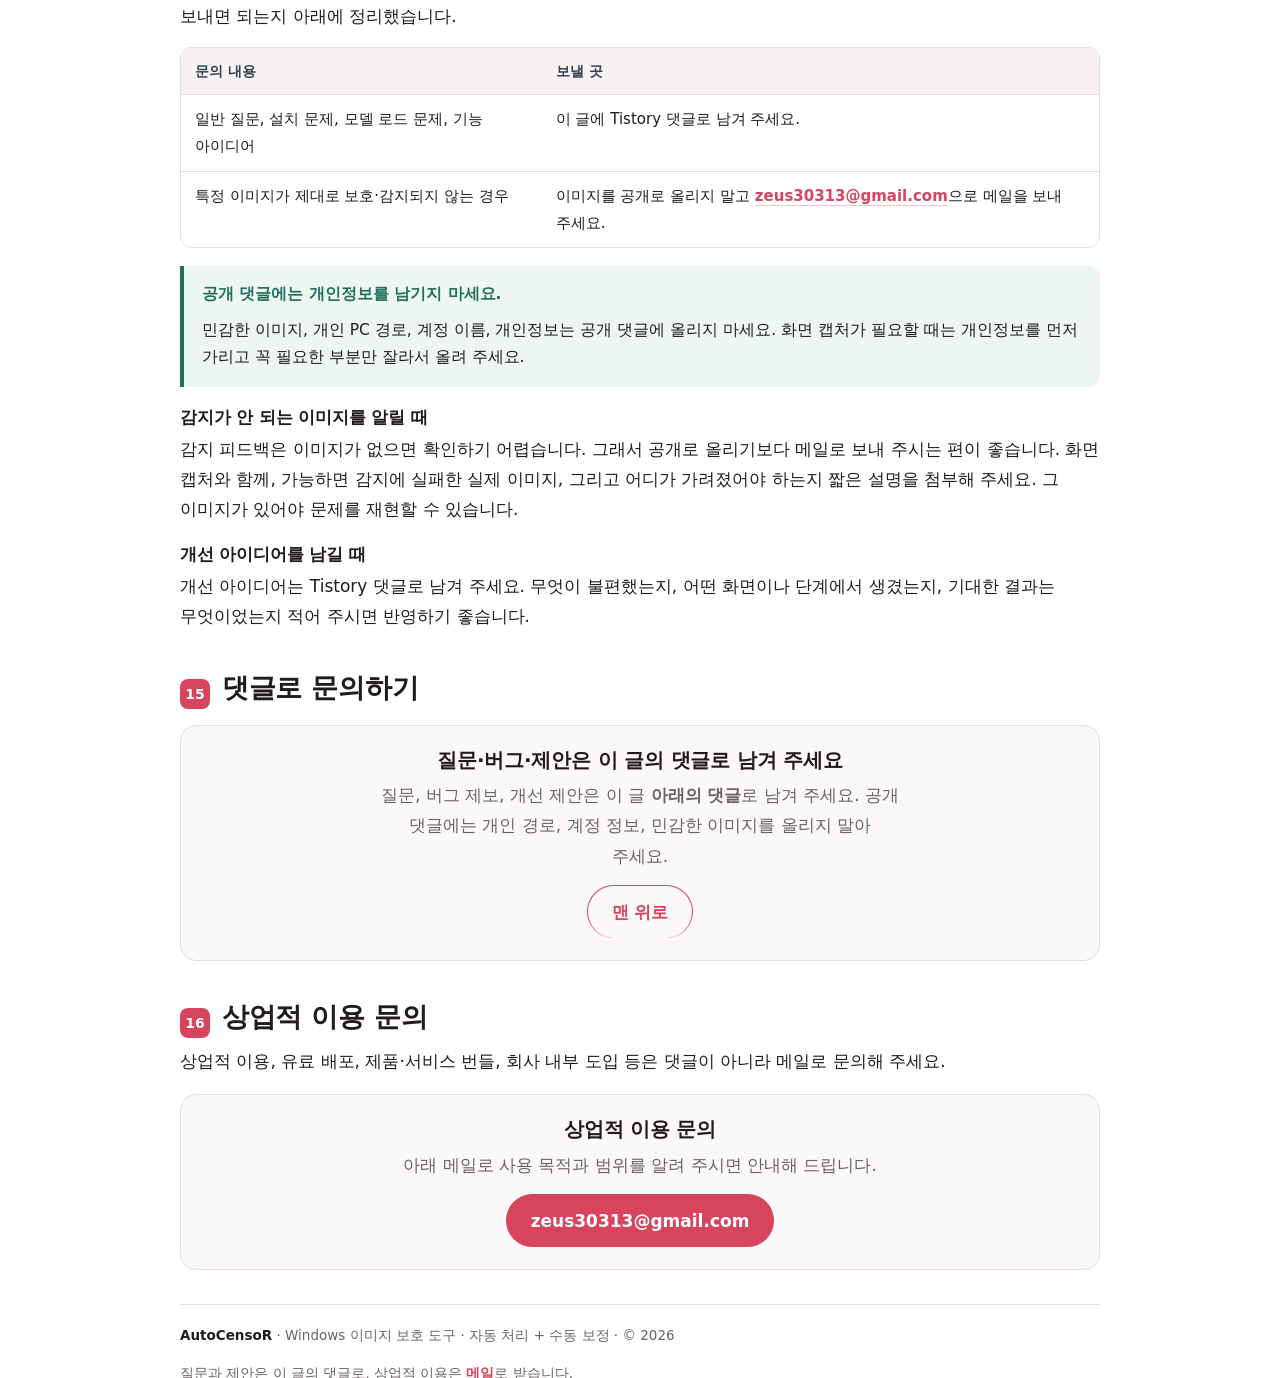
<file: tistory/AutoCensoR_Tistory_Manual_Full.html>
<!doctype html>
<html lang="ko">
<head>
  <meta charset="utf-8">
  <meta name="viewport" content="width=device-width, initial-scale=1">
  <title>AutoCensoR 사용 설명서</title>
</head>
<body>
<div class="acr-post" id="acr-top">
  <style>
    .acr-post{--ink:#211b1d;--muted:#6b6168;--line:#e7dde1;--paper:#ffffff;--garnet:#d6455d;--garnet-soft:#fbeef1;--slate:#33424c;--safe:#1f6f5c;--safe-soft:#eef6f2;
      font-family:system-ui,-apple-system,BlinkMacSystemFont,"Segoe UI","Noto Sans KR","Apple SD Gothic Neo",sans-serif;color:var(--ink);line-height:1.78;max-width:920px;margin:0 auto;padding:4px 2px;font-size:17px;-webkit-font-smoothing:antialiased}
    .acr-post *{box-sizing:border-box}
    .acr-post h1,.acr-post h2,.acr-post h3{word-break:keep-all;line-height:1.22;letter-spacing:-0.01em}
    .acr-post p{word-break:keep-all;overflow-wrap:anywhere;margin:0 0 14px}
    .acr-post a{color:var(--garnet);font-weight:700;text-decoration:none;border-bottom:1px solid rgba(214,69,93,.32);overflow-wrap:anywhere}
    .acr-post a:hover{border-bottom-color:var(--garnet)}
    .acr-post img{max-width:100%;height:auto;display:block;border-radius:10px}
    .acr-post code{font-family:ui-monospace,SFMono-Regular,Menlo,Consolas,monospace;background:#f3eef0;border:1px solid var(--line);border-radius:6px;padding:1px 6px;font-size:.88em;color:#a32d44}
    .acr-post hr.acr-rule{border:0;border-top:1px solid var(--line);margin:34px 0}

    /* language switch */
    .acr-langbar{display:flex;align-items:center;gap:10px;flex-wrap:wrap;margin:8px 0 4px}
    .acr-langbar .acr-langlabel{font-size:13px;color:var(--muted);font-weight:700;letter-spacing:.04em;text-transform:uppercase}
    .acr-tabs{display:inline-flex;gap:4px;background:#f4eef0;border:1px solid var(--line);border-radius:999px;padding:4px}
    .acr-tabs button{border:0;background:transparent;border-radius:999px;padding:7px 18px;font-weight:800;font-size:14px;color:var(--muted);cursor:pointer;font-family:inherit}
    .acr-tabs button[aria-pressed=true]{background:var(--garnet);color:#fff}
    .acr-lang{display:none}.acr-lang.is-on{display:block}

    /* hero */
    .acr-hero{padding:18px 0 6px;border-bottom:1px solid var(--line);margin-bottom:8px}
    .acr-kicker{display:inline-block;font-size:13px;font-weight:900;letter-spacing:.06em;text-transform:uppercase;color:var(--garnet)}
    .acr-h1{font-size:clamp(28px,5vw,46px);margin:12px 0 14px;font-weight:900}
    .acr-post .acr-h1 em,.acr-post .acr-mark{font-style:normal!important;color:var(--garnet);font-weight:900;letter-spacing:0}
    .acr-lede{font-size:clamp(16px,2.3vw,19px);color:var(--muted);max-width:680px}
    .acr-meta{display:flex;gap:8px;flex-wrap:wrap;margin:18px 0 6px;padding:0;list-style:none}
    .acr-meta li{font-size:13px;font-weight:700;color:var(--slate);border:1px solid var(--line);border-radius:999px;padding:5px 12px;background:#fbf8f9}

    /* figures */
    .acr-fig{margin:18px 0;position:relative}
    .acr-fig--crop{max-width:340px;margin-inline:auto}
    .acr-fig img{border:1px solid var(--line);background:#fff;box-shadow:0 10px 26px rgba(40,18,28,.06);cursor:zoom-in}
    .acr-fig figcaption{font-size:13.5px;color:var(--muted);margin-top:9px;padding-left:2px}
    .acr-figrow{display:grid;gap:14px;grid-template-columns:repeat(auto-fit,minmax(240px,1fr));margin:18px 0}
    .acr-figrow figure{margin:0}
    .acr-fig::after{content:"\2922";position:absolute;top:12px;right:12px;display:grid;place-items:center;width:30px;height:30px;border-radius:9px;background:rgba(20,18,22,.7);color:#fff;font-size:15px;line-height:1;opacity:.62;transition:opacity .15s ease;pointer-events:none}
    .acr-fig:hover::after{opacity:1}

    /* click-to-enlarge lightbox */
    .acr-lightbox{position:fixed;inset:0;z-index:9999;display:grid;place-items:center;background:rgba(8,10,14,.9);padding:24px;cursor:zoom-out}
    .acr-lightbox[hidden]{display:none!important}
    .acr-lightbox__img{max-width:min(96vw,1400px);max-height:88vh;width:auto;height:auto;border-radius:12px;box-shadow:0 24px 70px rgba(0,0,0,.55);background:#0e131a;cursor:default}
    .acr-lightbox__close{position:absolute;top:16px;right:18px;width:44px;height:44px;border-radius:50%;border:0;background:rgba(255,255,255,.16);color:#fff;font-size:24px;line-height:1;cursor:pointer}
    .acr-lightbox__close:hover{background:rgba(255,255,255,.28)}

    /* table of contents */
    .acr-toc{border:1px solid var(--line);border-radius:14px;padding:18px 20px;margin:22px 0 6px;background:#fbf8f9}
    .acr-toc strong{display:block;font-size:13px;letter-spacing:.06em;text-transform:uppercase;color:var(--garnet);margin-bottom:12px}
    .acr-toc ol{margin:0;padding:0;list-style:none;columns:2;column-gap:26px}
    .acr-toc li{margin:0 0 9px;break-inside:avoid;font-size:14.5px}
    .acr-toc a{display:block;color:var(--ink);font-weight:600;border-bottom:0;padding:2px 0}
    .acr-toc a:hover{color:var(--garnet)}
    .acr-toc a .n{color:var(--garnet);font-weight:800;margin-right:8px;font-variant-numeric:tabular-nums}

    /* sections */
    .acr-sec{padding-top:14px;margin-top:26px;scroll-margin-top:16px}
    .acr-sec__h{display:flex;align-items:baseline;gap:12px;margin:0 0 10px}
    .acr-sec__n{flex:0 0 auto;font-size:14px;font-weight:900;color:#fff;background:var(--garnet);border-radius:8px;min-width:30px;height:30px;display:inline-flex;align-items:center;justify-content:center;line-height:1;transform:translateY(2px)}
    .acr-sec h2{font-size:clamp(21px,3.4vw,27px);margin:0;font-weight:800}
    .acr-sec h3{font-size:17px;margin:20px 0 6px;font-weight:800}

    /* steps */
    .acr-steps{counter-reset:s;list-style:none;padding:0;margin:16px 0;display:grid;gap:10px}
    .acr-steps li{counter-increment:s;position:relative;padding:13px 16px 13px 52px;border:1px solid var(--line);border-radius:12px;background:#fff}
    .acr-steps li:before{content:counter(s);position:absolute;left:14px;top:13px;box-sizing:border-box;width:26px;height:26px;border-radius:50%;background:var(--garnet-soft);color:var(--garnet);font-weight:900;font-size:14px;line-height:1;font-variant-numeric:tabular-nums;display:flex;align-items:center;justify-content:center}
    .acr-steps b{display:block;margin-bottom:2px}
    .acr-steps span{color:var(--muted);font-size:15px}

    /* tables: wrap instead of horizontal scroll so nothing breaks badly on narrow Tistory columns */
    .acr-tablewrap{margin:16px 0;border:1px solid var(--line);border-radius:12px;overflow:hidden}
    .acr-table{width:100%;border-collapse:collapse;font-size:15px}
    .acr-table th,.acr-table td{text-align:left;padding:11px 14px;border-bottom:1px solid var(--line);vertical-align:top;word-break:keep-all;overflow-wrap:anywhere}
    .acr-table thead th{background:#f6f1f3;font-weight:800;color:var(--slate);font-size:13.5px;letter-spacing:.01em}
    .acr-table tr:last-child td{border-bottom:0}
    .acr-table td b{color:var(--ink)}
    .acr-kbd{font-family:ui-monospace,SFMono-Regular,Menlo,Consolas,monospace;background:#211b1d;color:#fff;border-radius:6px;padding:2px 9px;font-size:13px;font-weight:700;display:inline-block}

    /* highlight points */
    .acr-points{display:grid;gap:12px;grid-template-columns:repeat(auto-fit,minmax(210px,1fr));margin:16px 0;padding:0;list-style:none}
    .acr-points li{border:1px solid var(--line);border-left:3px solid var(--garnet);border-radius:0 10px 10px 0;padding:13px 15px;background:#fff}
    .acr-points b{display:block;font-size:15.5px;margin-bottom:3px}
    .acr-points span{color:var(--muted);font-size:14.5px}

    /* note / callout */
    .acr-note{border-left:4px solid var(--garnet);background:var(--garnet-soft);border-radius:0 12px 12px 0;padding:15px 18px;margin:18px 0;font-size:15.5px}
    .acr-note b{color:#a82a44}
    .acr-note--safe{border-left-color:var(--safe);background:var(--safe-soft)}
    .acr-note--safe b{color:var(--safe)}

    /* details */
    .acr-faq{display:grid;gap:10px;margin:16px 0}
    .acr-faq details{border:1px solid var(--line);border-radius:12px;background:#fff;overflow:hidden}
    .acr-faq summary{cursor:pointer;padding:14px 16px;font-weight:800;list-style:none;display:flex;justify-content:space-between;align-items:center;gap:12px}
    .acr-faq summary::-webkit-details-marker{display:none}
    .acr-faq summary:after{content:"+";color:var(--garnet);font-weight:900;font-size:20px;line-height:1}
    .acr-faq details[open] summary:after{content:"-"}
    .acr-faq .acr-faq__body{padding:0 16px 15px;color:var(--muted);font-size:15px}
    .acr-faq .acr-faq__body p{margin:0 0 8px}

    /* CTA */
    .acr-cta{border:1px solid var(--line);border-radius:16px;padding:22px;margin:18px 0;text-align:center;background:#fbf8f9}
    .acr-cta h3{margin:0 0 8px;font-size:20px}
    .acr-cta p{color:var(--muted);margin:0 auto 14px;max-width:520px}
    .acr-post a.acr-btn{display:inline-block;background:var(--garnet);color:#fff;border:1px solid var(--garnet);border-radius:999px;padding:11px 24px;font-weight:800;border-bottom:0}
    .acr-post a.acr-btn:hover{background:#b8324a;border-color:#b8324a;color:#fff}
    .acr-post a.acr-btn--ghost{background:transparent;color:var(--garnet)}
    .acr-post a.acr-btn--ghost:hover{background:var(--garnet-soft);color:var(--garnet)}

    /* footer */
    .acr-foot{margin-top:34px;padding-top:18px;border-top:1px solid var(--line);font-size:13.5px;color:var(--muted)}
    .acr-foot b{color:var(--ink)}

    @media (max-width:560px){
      .acr-post{font-size:16px}
      .acr-toc ol{columns:1}
      .acr-sec__n{min-width:26px;height:26px;font-size:13px}
      .acr-table{font-size:13.5px}
      .acr-table th,.acr-table td{padding:9px 10px}
    }
  </style>

  <div class="acr-langbar">
    <span class="acr-langlabel">Language</span>
    <div class="acr-tabs" role="tablist" aria-label="언어 선택 / Language switch">
      <button type="button" data-acr-lang="ko" aria-pressed="true">한국어</button>
      <button type="button" data-acr-lang="en" aria-pressed="false">English</button>
    </div>
  </div>

  <!-- ====================== KOREAN ====================== -->
  <section class="acr-lang is-on" data-acr-panel="ko">
    <header class="acr-hero">
      <span class="acr-kicker">AutoCensoR 사용 설명서</span>
      <h1 class="acr-h1">폴더는 먼저 처리하고,<br><span class="acr-mark">필요한 곳만</span> 직접 다듬습니다.</h1>
      <p class="acr-lede">AutoCensoR는 Windows 데스크톱 앱입니다. 이미지 폴더에서 보호할 영역을 자동으로 찾아 한 번에 처리하고, 남는 부분만 브러시와 영역 도구로 직접 마무리합니다.</p>
      <ul class="acr-meta">
        <li>플랫폼 · Windows</li>
        <li>자동 처리 + 수동 보정</li>
        <li>결과 자동 저장</li>
        <li>설치형 데스크톱 앱</li>
      </ul>
    </header>

    <figure class="acr-fig">
      <img src="../assets/release-app.png" alt="AutoCensoR 작업 화면: 모델이 준비되어 일괄 처리를 시작할 수 있는 상태">
      <figcaption>AutoCensoR 작업 화면: 모델이 준비된 상태입니다. 공개 글에는 개인 경로나 민감 이미지를 넣지 않습니다.</figcaption>
    </figure>

    <nav class="acr-toc" aria-label="목차">
      <strong>목차</strong>
      <ol>
        <li><a href="#ko-what" data-acr-jump="ko-what"><span class="n">01</span>AutoCensoR가 하는 일</a></li>
        <li><a href="#ko-quick" data-acr-jump="ko-quick"><span class="n">02</span>빠른 시작</a></li>
        <li><a href="#ko-builds" data-acr-jump="ko-builds"><span class="n">03</span>설치와 빌드: CPU Only vs Full</a></li>
        <li><a href="#ko-specs" data-acr-jump="ko-specs"><span class="n">04</span>권장 사양</a></li>
        <li><a href="#ko-model" data-acr-jump="ko-model"><span class="n">05</span>모델 로드와 <code>.pt</code> 모델</a></li>
        <li><a href="#ko-folder" data-acr-jump="ko-folder"><span class="n">06</span>폴더 작업 흐름</a></li>
        <li><a href="#ko-batch" data-acr-jump="ko-batch"><span class="n">07</span>일괄 처리</a></li>
        <li><a href="#ko-styles" data-acr-jump="ko-styles"><span class="n">08</span>보호 방식</a></li>
        <li><a href="#ko-sens" data-acr-jump="ko-sens"><span class="n">09</span>감지 민감도</a></li>
        <li><a href="#ko-tools" data-acr-jump="ko-tools"><span class="n">10</span>수동 보정 도구</a></li>
        <li><a href="#ko-save" data-acr-jump="ko-save"><span class="n">11</span>자동 저장과 출력</a></li>
        <li><a href="#ko-keys" data-acr-jump="ko-keys"><span class="n">12</span>단축키 한눈에</a></li>
        <li><a href="#ko-trouble" data-acr-jump="ko-trouble"><span class="n">13</span>문제 해결</a></li>
        <li><a href="#ko-privacy" data-acr-jump="ko-privacy"><span class="n">14</span>댓글을 남기기 전에</a></li>
        <li><a href="#ko-feedback" data-acr-jump="ko-feedback"><span class="n">15</span>댓글로 문의하기</a></li>
        <li><a href="#ko-commercial" data-acr-jump="ko-commercial"><span class="n">16</span>상업적 이용 문의</a></li>
      </ol>
    </nav>

    <section class="acr-sec" id="ko-what">
      <div class="acr-sec__h"><span class="acr-sec__n">01</span><h2>AutoCensoR가 하는 일</h2></div>
      <p>AutoCensoR는 이미지 한 장이 아니라 <b>폴더 단위</b>로 일합니다. 폴더를 열면 안의 이미지를 목록으로 불러오고, 모델을 로드한 뒤 일괄 처리를 실행하면 보호할 후보 영역을 찾아 한 번에 가립니다. 자동 결과가 완벽하지 않은 부분만 사람이 직접 손봅니다.</p>
      <ul class="acr-points">
        <li><b>폴더 통째로 처리</b><span>한 폴더의 이미지를 한 번에 검토·처리합니다.</span></li>
        <li><b>필요한 곳만 보정</b><span>자동이 놓친 부분만 브러시·영역 도구로 마무리합니다.</span></li>
        <li><b>결과 자동 저장</b><span>출력 폴더에 접미사를 붙여 자동으로 저장됩니다.</span></li>
      </ul>
      <div class="acr-note"><b>참고:</b> 자동 결과는 마지막 확인이 필요합니다. 원본은 그대로 두고 결과는 출력 폴더에 따로 저장합니다.</div>
    </section>

    <section class="acr-sec" id="ko-quick">
      <div class="acr-sec__h"><span class="acr-sec__n">02</span><h2>빠른 시작</h2></div>
      <p>처음 쓰는 분은 아래 다섯 단계만 따라 하면 됩니다. 각 단계는 뒤에서 더 자세히 다룹니다.</p>
      <ol class="acr-steps">
        <li><b>이미지 폴더 선택</b><span>입력 폴더 버튼으로 이미지 폴더를 선택하면 목록이 채워지고 ‘대기 중’으로 표시됩니다.</span></li>
        <li><b>모델 로드</b><span>모델 로드 버튼으로 호환되는 <code>.pt</code> 모델을 불러옵니다. 로드 전에는 자동 감지가 동작하지 않습니다.</span></li>
        <li><b>일괄 처리</b><span>일괄 시작(F5) 버튼으로 폴더 전체를 처리합니다.</span></li>
        <li><b>수동 보정</b><span>브러시 검열, 복구/지우개, 영역 감지, 스탬프 도구, 퀵마스크로 필요한 곳만 다듬습니다.</span></li>
        <li><b>저장 확인</b><span>결과는 작업 중 자동으로 출력 폴더에 저장됩니다. 따로 저장 버튼을 누를 필요가 없습니다.</span></li>
      </ol>
    </section>

    <section class="acr-sec" id="ko-builds">
      <div class="acr-sec__h"><span class="acr-sec__n">03</span><h2>설치와 빌드: CPU Only vs Full</h2></div>
      <p>배포본은 두 가지입니다. 처음이라면 <b>CPU Only</b>를 권합니다. 가장 호환성이 좋아 어떤 PC에서도 잘 켜집니다. NVIDIA 그래픽카드가 있고 속도를 높이고 싶다면 <b>Full</b>을 선택하세요.</p>
      <div class="acr-tablewrap">
        <table class="acr-table">
          <thead><tr><th>빌드</th><th>대상</th><th>특징</th></tr></thead>
          <tbody>
            <tr><td><b>CPU Only</b><br>가장 호환성 좋음</td><td>모든 Windows PC<br>(그래픽카드 무관)</td><td>CUDA 드라이버 없이 실행됩니다. 속도는 느릴 수 있지만 다른 PC에서도 재현성이 가장 좋습니다. 먼저 이 빌드로 시작하길 권합니다.</td></tr>
            <tr><td><b>Full</b><br>NVIDIA 환경</td><td>NVIDIA GPU 보유 PC</td><td>CUDA 가속을 고려한 배포본입니다. 처리 속도가 빠를 수 있지만 그래픽 드라이버와 PyTorch 호환성의 영향을 받습니다.</td></tr>
          </tbody>
        </table>
      </div>
      <div class="acr-note">압축을 풀고 실행 파일을 그대로 실행하는 방식입니다. 모델 가중치는 포함되어 있지 않으며, 사용자가 직접 호환 <code>.pt</code> 모델을 모델 로드 버튼으로 불러옵니다(5번 항목 참고).</div>
    </section>

    <section class="acr-sec" id="ko-specs">
      <div class="acr-sec__h"><span class="acr-sec__n">04</span><h2>권장 사양</h2></div>
      <p>아래는 일반적인 기준입니다. CPU Only 빌드는 그래픽카드가 없어도 동작하므로 가장 넓은 환경에서 쓸 수 있습니다.</p>
      <div class="acr-tablewrap">
        <table class="acr-table">
          <thead><tr><th>항목</th><th>CPU Only (가장 호환성 좋음)</th><th>Full (NVIDIA)</th></tr></thead>
          <tbody>
            <tr><td>운영체제</td><td>Windows 10 / 11 (64-bit)</td><td>Windows 10 / 11 (64-bit)</td></tr>
            <tr><td>그래픽카드</td><td>필요 없음</td><td><b>NVIDIA GPU · VRAM 8GB 이상 권장</b></td></tr>
            <tr><td>메모리(RAM)</td><td>16GB 이상 권장</td><td>16GB 이상 권장</td></tr>
            <tr><td>CPU</td><td>4코어 이상 (6~8코어 권장)</td><td>4코어 이상</td></tr>
            <tr><td>속도</td><td>느릴 수 있음 (가장 안정적)</td><td>지원 GPU에서 더 빠를 수 있음</td></tr>
            <tr><td>여유 공간</td><td colspan="2">대량 처리는 RAM 32GB 이상과 충분한 SSD 여유 공간을 권장합니다.</td></tr>
          </tbody>
        </table>
      </div>
      <div class="acr-note"><b>먼저 CPU Only로 시작하세요.</b> 잘 동작하는 것을 확인한 뒤, 속도가 필요하고 NVIDIA 환경이라면 Full 빌드로 옮기면 됩니다.</div>
    </section>

    <section class="acr-sec" id="ko-model">
      <div class="acr-sec__h"><span class="acr-sec__n">05</span><h2>모델 로드와 <code>.pt</code> 모델</h2></div>
      <p>우측 상단의 <b>모델 로드</b> 버튼을 누릅니다. 로드 전에는 ‘로드 안 됨’으로 표시되고, 자동 감지가 동작하지 않습니다. 호환되는 <code>.pt</code> 모델을 불러오면 자동 감지가 준비되어 일괄 처리를 시작할 수 있습니다.</p>
      <figure class="acr-fig acr-fig--crop">
        <img src="../assets/cursor-loadmodel.png" alt="앱 화면: 상단 오른쪽 모델 로드 영역">
        <figcaption>상단 오른쪽 ‘모델 로드’ 영역. 모델을 불러오면 자동 감지가 켜집니다.</figcaption>
      </figure>
      <div class="acr-note">모델 가중치 파일은 앱에 포함되어 있지 않습니다. 사용자가 직접 호환 <code>.pt</code> 모델을 준비해 모델 로드 버튼으로 불러오세요. 모델 파일 위치 안내는 배포 페이지의 모델 가이드를 참고하면 됩니다.</div>
    </section>

    <section class="acr-sec" id="ko-folder">
      <div class="acr-sec__h"><span class="acr-sec__n">06</span><h2>폴더 작업 흐름</h2></div>
      <p>입력 폴더 버튼으로 폴더를 선택하면, 폴더 안 이미지가 왼쪽 목록에 채워지고 ‘대기 중(PENDING)’으로 표시됩니다. 좌측 탭(전체 · 검열됨 · 정상 · 대기 중 · 실패)으로 상태별로 추려 볼 수 있습니다.</p>
      <div class="acr-figrow">
        <figure class="acr-fig"><img src="../assets/state-empty.png" alt="앱 화면: 폴더를 열기 전 빈 작업공간"><figcaption>① 빈 작업공간: 폴더를 열기 전 첫 화면.</figcaption></figure>
        <figure class="acr-fig"><img src="../assets/state-scan.png" alt="앱 화면: 폴더를 스캔해 이미지가 ‘대기 중’으로 채워진 목록"><figcaption>② 폴더 스캔: 목록이 채워지고 ‘대기 중’으로 표시됩니다.</figcaption></figure>
      </div>
    </section>

    <section class="acr-sec" id="ko-batch">
      <div class="acr-sec__h"><span class="acr-sec__n">07</span><h2>일괄 처리</h2></div>
      <p>일괄 시작(F5) 버튼을 누르면 폴더 전체를 한 번에 처리합니다. 감지된 영역에 선택한 보호 방식(모자이크·블러·흑백·단색)이 적용되고, 하단에 처리 완료 개수와 소요 시간이 표시됩니다.</p>
      <figure class="acr-fig">
        <img src="../assets/state-processed.png" alt="앱 화면: 일괄 처리가 끝난 화면 (예시는 테스트 이미지)">
        <figcaption>앱 화면: 일괄 처리 완료. 화면의 예시는 테스트 이미지입니다.</figcaption>
      </figure>
    </section>

    <section class="acr-sec" id="ko-styles">
      <div class="acr-sec__h"><span class="acr-sec__n">08</span><h2>보호 방식</h2></div>
      <p>단색 · 흑백 · 블러 · 모자이크 네 가지를 <b>같은 보호 영역</b>에 적용합니다. 방식 선택은 “어떻게 가릴지”만 정합니다. 방식을 바꿔도 감지 범위나 영역 크기는 변하지 않습니다.</p>
      <div class="acr-tablewrap">
        <table class="acr-table">
          <thead><tr><th>방식</th><th>가림 강도</th><th>형태 보존</th><th>주요 설정</th></tr></thead>
          <tbody>
            <tr><td><b>단색(솔리드)</b></td><td>가장 강함</td><td>없음 (완전히 덮음)</td><td>색 · 불투명도</td></tr>
            <tr><td><b>모자이크</b></td><td>강함</td><td>대략적 윤곽</td><td>블록 크기 · 불투명도</td></tr>
            <tr><td><b>블러</b></td><td>중간</td><td>흐릿한 윤곽</td><td>마스크 경계 블러</td></tr>
            <tr><td><b>흑백(그레이스케일)</b></td><td>약함</td><td>형태 유지 (색만 제거)</td><td>없음</td></tr>
          </tbody>
        </table>
      </div>
    </section>

    <section class="acr-sec" id="ko-sens">
      <div class="acr-sec__h"><span class="acr-sec__n">09</span><h2>감지 민감도</h2></div>
      <p>감지 민감도는 후보를 얼마나 넓게 잡을지 정하는 임계값입니다. 보호 방식과는 <b>다른 설정</b>입니다.</p>
      <div class="acr-note"><b>핵심:</b> 값이 <b>낮을수록(예: 0.01) 더 민감하게, 더 넓게</b> 후보를 잡습니다. 값이 높을수록 확실한 후보만 남습니다.</div>
      <div class="acr-tablewrap">
        <table class="acr-table">
          <thead><tr><th>임계값</th><th>후보 영역</th><th>언제 쓰나</th></tr></thead>
          <tbody>
            <tr><td><b>0.01</b> (낮음)</td><td>가장 넓게 · 가장 민감</td><td>놓치는 영역을 줄이고 싶을 때 (이후 수동 정리)</td></tr>
            <tr><td><b>0.20 ~ 0.50</b></td><td>권장 시작 범위</td><td>대부분의 경우 여기서 시작</td></tr>
            <tr><td><b>0.50</b> (높음)</td><td>확실한 후보만</td><td>과다 검출을 줄이고 싶을 때</td></tr>
          </tbody>
        </table>
      </div>
      <p>가장 좋은 값은 사용하는 모델과 이미지에 따라 달라집니다. <b>0.20~0.50</b>에서 시작해 결과를 보며 조금씩 맞추세요. 너무 많이 잡히면 값을 올리고, 놓치는 곳이 있으면 값을 내린 뒤 불필요한 부분을 복구/지우개로 정리하면 됩니다.</p>
    </section>

    <section class="acr-sec" id="ko-tools">
      <div class="acr-sec__h"><span class="acr-sec__n">10</span><h2>수동 보정 도구</h2></div>
      <p>자동 결과 위에서 필요한 곳만 직접 다듬습니다. 도구 막대에서 선택하거나 단축키로 빠르게 전환할 수 있습니다.</p>
      <div class="acr-tablewrap">
        <table class="acr-table">
          <thead><tr><th>도구</th><th>단축키</th><th>설명</th></tr></thead>
          <tbody>
            <tr><td><b>브러시 검열</b></td><td><span class="acr-kbd">B</span></td><td>원하는 영역을 직접 칠해 가립니다. 크기는 <span class="acr-kbd">[</span> / <span class="acr-kbd">]</span>로 조절합니다.</td></tr>
            <tr><td><b>복구/지우개</b></td><td><span class="acr-kbd">X</span></td><td>과하게 가린 곳을 되돌립니다.</td></tr>
            <tr><td><b>영역 감지</b></td><td><span class="acr-kbd">D</span></td><td>오른쪽 버튼으로 사각 영역을 드래그하면 그 범위를 한 번에 보호합니다.</td></tr>
            <tr><td><b>스탬프 도구</b></td><td><span class="acr-kbd">E</span></td><td>반복되는 보정을 빠르게 찍어 적용합니다.</td></tr>
            <tr><td><b>퀵마스크</b></td><td><span class="acr-kbd">A</span></td><td>검열 오버레이를 켜고 꺼서 적용 상태를 확인합니다. <span class="acr-kbd">5</span>로 오버레이만 빠르게 토글할 수 있습니다.</td></tr>
          </tbody>
        </table>
      </div>
      <div class="acr-figrow">
        <figure class="acr-fig"><img src="../assets/manual-correction.png" alt="앱 화면: 수동 보정 중인 화면 (브러시 커서가 보임)"><figcaption>앱 화면: 필요한 곳만 직접 보정.</figcaption></figure>
        <figure class="acr-fig"><img src="../assets/detail-region-detect.png" alt="앱 화면: 영역 감지로 지정한 사각 영역에 보호가 적용된 모습"><figcaption>앱 화면: 영역 감지로 한 번에 보호.</figcaption></figure>
      </div>
    </section>

    <section class="acr-sec" id="ko-save">
      <div class="acr-sec__h"><span class="acr-sec__n">11</span><h2>자동 저장과 출력</h2></div>
      <p>처리와 보정 결과는 작업을 진행하는 동안 <b>자동으로 적용·저장</b>됩니다. 출력 폴더에 접미사를 붙여 저장되며, 별도의 수동 저장 단계를 누를 필요가 없습니다. 원본은 그대로 두고 결과만 출력 폴더에 따로 저장됩니다.</p>
      <figure class="acr-fig">
        <img src="../assets/detail-settings-dialog.png" alt="앱 화면: 설정 대화상자의 저장 탭">
        <figcaption>앱 화면: 저장 설정 대화상자. 출력 형식·품질·파일명 접미사·출력 폴더를 바꿀 수 있습니다.</figcaption>
      </figure>
      <div class="acr-note"><b>참고:</b> 출력 폴더, 파일명 접미사, 품질은 <b>설정 → 저장</b>에서 조정합니다.</div>
    </section>

    <section class="acr-sec" id="ko-keys">
      <div class="acr-sec__h"><span class="acr-sec__n">12</span><h2>단축키 한눈에</h2></div>
      <p>단축키는 도움말에서 확인하거나 설정에서 동작별로 직접 바꿀 수 있습니다.</p>
      <div class="acr-tablewrap">
        <table class="acr-table">
          <thead><tr><th>키</th><th>동작</th></tr></thead>
          <tbody>
            <tr><td><span class="acr-kbd">B</span></td><td>브러시 검열</td></tr>
            <tr><td><span class="acr-kbd">X</span></td><td>복구/지우개</td></tr>
            <tr><td><span class="acr-kbd">D</span></td><td>영역 감지</td></tr>
            <tr><td><span class="acr-kbd">E</span></td><td>스탬프 도구</td></tr>
            <tr><td><span class="acr-kbd">A</span></td><td>퀵마스크</td></tr>
            <tr><td><span class="acr-kbd">5</span></td><td>퀵마스크 오버레이 토글</td></tr>
            <tr><td><span class="acr-kbd">Tab</span></td><td>원본 미리보기 (원본과 대조)</td></tr>
            <tr><td><span class="acr-kbd">F5</span></td><td>일괄 시작</td></tr>
            <tr><td><span class="acr-kbd">F9</span></td><td>현재 이미지만 검열</td></tr>
            <tr><td><span class="acr-kbd">W</span></td><td>현재 이미지 초기화</td></tr>
            <tr><td><span class="acr-kbd">[</span> / <span class="acr-kbd">]</span></td><td>브러시 크기 줄이기 / 늘리기</td></tr>
            <tr><td><span class="acr-kbd">Ctrl+Z</span> / <span class="acr-kbd">Ctrl+Y</span></td><td>되돌리기 / 다시 실행</td></tr>
            <tr><td><span class="acr-kbd">Ctrl+Shift+Z</span></td><td>대체 다시 실행</td></tr>
            <tr><td><span class="acr-kbd">&larr;</span> / <span class="acr-kbd">&rarr;</span></td><td>이전 / 다음 이미지</td></tr>
          </tbody>
        </table>
      </div>
      <figure class="acr-fig">
        <img src="../assets/detail-shortcuts.png" alt="앱 화면: 단축키 도움말 패널">
        <figcaption>앱 화면: 단축키 도움말 패널.</figcaption>
      </figure>
    </section>

    <section class="acr-sec" id="ko-trouble">
      <div class="acr-sec__h"><span class="acr-sec__n">13</span><h2>문제 해결</h2></div>
      <div class="acr-faq">
        <details><summary>자동 감지가 동작하지 않아요.</summary><div class="acr-faq__body"><p>모델이 로드되었는지 확인하세요. 로드 전에는 ‘로드 안 됨’으로 표시되고 자동 감지가 동작하지 않습니다. 호환되는 <code>.pt</code> 모델을 모델 로드 버튼으로 불러온 뒤 다시 시도하세요.</p></div></details>
        <details><summary>Full 빌드가 잘 켜지지 않아요.</summary><div class="acr-faq__body"><p>Full 빌드는 그래픽 드라이버와 PyTorch 호환성의 영향을 받습니다. 가장 호환성이 좋은 <b>CPU Only</b> 빌드로 먼저 동작을 확인해 보세요.</p></div></details>
        <details><summary>처리가 너무 느려요.</summary><div class="acr-faq__body"><p>CPU Only 빌드는 속도가 느릴 수 있습니다. NVIDIA GPU(8GB 이상 권장)가 있다면 Full 빌드에서 더 빠를 수 있습니다. 한 번에 처리하는 이미지 양을 줄이는 것도 도움이 됩니다.</p></div></details>
        <details><summary>너무 많이 / 적게 잡혀요.</summary><div class="acr-faq__body"><p>감지 민감도를 조정하세요. 값이 낮을수록(예: 0.01) 더 넓게 잡고, 높일수록 확실한 후보만 남습니다. 그 뒤 브러시 검열과 복구/지우개로 마무리하면 됩니다.</p></div></details>
        <details><summary>과하게 가린 부분을 되돌리고 싶어요.</summary><div class="acr-faq__body"><p>복구/지우개(<span class="acr-kbd">X</span>)로 일부만 되돌리거나, 현재 이미지 초기화(<span class="acr-kbd">W</span>)로 한 장을 처음 상태로 되돌릴 수 있습니다.</p></div></details>
        <details><summary>결과 파일이 어디에 저장됐는지 모르겠어요.</summary><div class="acr-faq__body"><p>결과는 출력 폴더에 접미사를 붙여 자동 저장됩니다. 출력 폴더와 파일명 접미사는 <b>설정 → 저장</b>에서 확인·변경할 수 있습니다.</p></div></details>
      </div>
    </section>

    <section class="acr-sec" id="ko-privacy">
      <div class="acr-sec__h"><span class="acr-sec__n">14</span><h2>댓글을 남기기 전에</h2></div>
      <p>대부분의 질문은 공개 댓글로 충분히 도와드릴 수 있습니다. 다만 몇 가지는 메일이 더 안전합니다. 어떤 경우에 어디로 보내면 되는지 아래에 정리했습니다.</p>
      <div class="acr-tablewrap">
        <table class="acr-table">
          <thead><tr><th>문의 내용</th><th>보낼 곳</th></tr></thead>
          <tbody>
            <tr><td>일반 질문, 설치 문제, 모델 로드 문제, 기능 아이디어</td><td>이 글에 Tistory 댓글로 남겨 주세요.</td></tr>
            <tr><td>특정 이미지가 제대로 보호·감지되지 않는 경우</td><td>이미지를 공개로 올리지 말고 <a href="mailto:zeus30313@gmail.com?subject=AutoCensoR%20detection%20feedback">zeus30313@gmail.com</a>으로 메일을 보내 주세요.</td></tr>
          </tbody>
        </table>
      </div>
      <div class="acr-note acr-note--safe">
        <p style="margin:0 0 8px"><b>공개 댓글에는 개인정보를 남기지 마세요.</b></p>
        <p style="margin:0;color:inherit">민감한 이미지, 개인 PC 경로, 계정 이름, 개인정보는 공개 댓글에 올리지 마세요. 화면 캡처가 필요할 때는 개인정보를 먼저 가리고 꼭 필요한 부분만 잘라서 올려 주세요.</p>
      </div>
      <h3>감지가 안 되는 이미지를 알릴 때</h3>
      <p>감지 피드백은 이미지가 없으면 확인하기 어렵습니다. 그래서 공개로 올리기보다 메일로 보내 주시는 편이 좋습니다. 화면 캡처와 함께, 가능하면 감지에 실패한 실제 이미지, 그리고 어디가 가려졌어야 하는지 짧은 설명을 첨부해 주세요. 그 이미지가 있어야 문제를 재현할 수 있습니다.</p>
      <h3>개선 아이디어를 남길 때</h3>
      <p>개선 아이디어는 Tistory 댓글로 남겨 주세요. 무엇이 불편했는지, 어떤 화면이나 단계에서 생겼는지, 기대한 결과는 무엇이었는지 적어 주시면 반영하기 좋습니다.</p>
    </section>

    <section class="acr-sec" id="ko-feedback">
      <div class="acr-sec__h"><span class="acr-sec__n">15</span><h2>댓글로 문의하기</h2></div>
      <div class="acr-cta">
        <h3>질문·버그·제안은 이 글의 댓글로 남겨 주세요</h3>
        <p>질문, 버그 제보, 개선 제안은 이 글 <b>아래의 댓글</b>로 남겨 주세요. 공개 댓글에는 개인 경로, 계정 정보, 민감한 이미지를 올리지 말아 주세요.</p>
        <a class="acr-btn acr-btn--ghost" href="#acr-top" data-acr-jump="acr-top">맨 위로</a>
      </div>
    </section>

    <section class="acr-sec" id="ko-commercial">
      <div class="acr-sec__h"><span class="acr-sec__n">16</span><h2>상업적 이용 문의</h2></div>
      <p>상업적 이용, 유료 배포, 제품·서비스 번들, 회사 내부 도입 등은 댓글이 아니라 메일로 문의해 주세요.</p>
      <div class="acr-cta">
        <h3>상업적 이용 문의</h3>
        <p>아래 메일로 사용 목적과 범위를 알려 주시면 안내해 드립니다.</p>
        <a class="acr-btn" href="mailto:zeus30313@gmail.com?subject=AutoCensoR%20commercial%20use%20inquiry">zeus30313@gmail.com</a>
      </div>
    </section>

    <footer class="acr-foot">
      <p><b>AutoCensoR</b> · Windows 이미지 보호 도구 · 자동 처리 + 수동 보정 · © 2026</p>
      <p style="margin:6px 0 0">질문과 제안은 이 글의 댓글로, 상업적 이용은 <a href="mailto:zeus30313@gmail.com?subject=AutoCensoR%20commercial%20use%20inquiry">메일</a>로 받습니다.</p>
    </footer>
  </section>

  <!-- ====================== ENGLISH ====================== -->
  <section class="acr-lang" data-acr-panel="en">
    <header class="acr-hero">
      <span class="acr-kicker">AutoCensoR User Manual</span>
      <h1 class="acr-h1">Run the folder first,<br>then fix <span class="acr-mark">only what matters.</span></h1>
      <p class="acr-lede">AutoCensoR is a Windows desktop app for protecting image folders. Load a folder, run the batch, then finish missed spots with brush and region tools.</p>
      <ul class="acr-meta">
        <li>Platform · Windows</li>
        <li>Auto pass + manual touch-up</li>
        <li>Auto-saved output</li>
        <li>Installed desktop app</li>
      </ul>
    </header>

    <figure class="acr-fig">
      <img src="../assets/real-full-en.png" alt="AutoCensoR running in English: an empty workspace before a folder is loaded">
      <figcaption>English interface shown with a sample workspace.</figcaption>
    </figure>

    <div class="acr-note"><b>About these screenshots:</b> the captures below use the English interface and sample images.</div>

    <nav class="acr-toc" aria-label="Table of contents">
      <strong>Contents</strong>
      <ol>
        <li><a href="#en-what" data-acr-jump="en-what"><span class="n">01</span>What AutoCensoR does</a></li>
        <li><a href="#en-quick" data-acr-jump="en-quick"><span class="n">02</span>Quick start</a></li>
        <li><a href="#en-builds" data-acr-jump="en-builds"><span class="n">03</span>Installation &amp; builds: CPU Only vs Full</a></li>
        <li><a href="#en-specs" data-acr-jump="en-specs"><span class="n">04</span>Recommended specs</a></li>
        <li><a href="#en-model" data-acr-jump="en-model"><span class="n">05</span>Model loading &amp; the <code>.pt</code> model</a></li>
        <li><a href="#en-folder" data-acr-jump="en-folder"><span class="n">06</span>Folder workflow</a></li>
        <li><a href="#en-batch" data-acr-jump="en-batch"><span class="n">07</span>Batch processing</a></li>
        <li><a href="#en-styles" data-acr-jump="en-styles"><span class="n">08</span>Protection styles</a></li>
        <li><a href="#en-sens" data-acr-jump="en-sens"><span class="n">09</span>Detection sensitivity</a></li>
        <li><a href="#en-tools" data-acr-jump="en-tools"><span class="n">10</span>Manual correction tools</a></li>
        <li><a href="#en-save" data-acr-jump="en-save"><span class="n">11</span>Auto-save &amp; output</a></li>
        <li><a href="#en-keys" data-acr-jump="en-keys"><span class="n">12</span>Shortcuts overview</a></li>
        <li><a href="#en-trouble" data-acr-jump="en-trouble"><span class="n">13</span>Troubleshooting</a></li>
        <li><a href="#en-privacy" data-acr-jump="en-privacy"><span class="n">14</span>Before you comment</a></li>
        <li><a href="#en-feedback" data-acr-jump="en-feedback"><span class="n">15</span>Feedback via comments</a></li>
        <li><a href="#en-commercial" data-acr-jump="en-commercial"><span class="n">16</span>Commercial use</a></li>
      </ol>
    </nav>

    <section class="acr-sec" id="en-what">
      <div class="acr-sec__h"><span class="acr-sec__n">01</span><h2>What AutoCensoR does</h2></div>
      <p>AutoCensoR works on a <b>whole folder</b>, not one image at a time. Open a folder, load a model, run a batch, and it finds candidate regions to protect and covers them in one pass. You only step in for the parts the automatic pass didn't get right.</p>
      <ul class="acr-points">
        <li><b>Process a folder at once</b><span>Review and process all images in a folder together.</span></li>
        <li><b>Fix only what's needed</b><span>Touch up what automation missed with brush and region tools.</span></li>
        <li><b>Output saved automatically</b><span>Results are written to an output folder with a suffix.</span></li>
      </ul>
      <div class="acr-note"><b>Note:</b> automatic results still need a quick check. Originals stay untouched; outputs are saved separately.</div>
    </section>

    <section class="acr-sec" id="en-quick">
      <div class="acr-sec__h"><span class="acr-sec__n">02</span><h2>Quick start</h2></div>
      <p>New here? Just follow these five steps. Each one is explained in more detail below.</p>
      <ol class="acr-steps">
        <li><b>Choose an image folder</b><span>Open an input folder with the Input Folder button; the list fills in and items show as “pending”.</span></li>
        <li><b>Load a model</b><span>Load a compatible <code>.pt</code> model with Load Model. Detection does not run before a model is loaded.</span></li>
        <li><b>Run batch processing</b><span>Press Start Batch (F5) to process the whole folder.</span></li>
        <li><b>Correct manually</b><span>Use Brush censor, Restore/eraser, Region detect, Stamp tool, and Quick mask for the final touch-up.</span></li>
        <li><b>Confirm saving</b><span>Results are saved to the output folder automatically while you work, with no separate save button.</span></li>
      </ol>
    </section>

    <section class="acr-sec" id="en-builds">
      <div class="acr-sec__h"><span class="acr-sec__n">03</span><h2>Installation &amp; builds: CPU Only vs Full</h2></div>
      <p>There are two builds. If you're starting out, choose <b>CPU Only</b>: it's the most compatible and starts reliably on any PC. Pick <b>Full</b> only if you have an NVIDIA graphics card and want more speed.</p>
      <div class="acr-tablewrap">
        <table class="acr-table">
          <thead><tr><th>Build</th><th>For</th><th>Notes</th></tr></thead>
          <tbody>
            <tr><td><b>CPU Only</b><br>most compatible</td><td>Any Windows PC<br>(no GPU needed)</td><td>Runs without CUDA drivers. It can be slower, but reproduces most reliably across machines. Recommended as the first build to try.</td></tr>
            <tr><td><b>Full</b><br>NVIDIA setup</td><td>PCs with an NVIDIA GPU</td><td>Built with CUDA acceleration in mind. Processing can be faster, but it depends on graphics driver and PyTorch compatibility.</td></tr>
          </tbody>
        </table>
      </div>
      <div class="acr-note">You unzip and run the executable directly. Model weights are not bundled, so load your own compatible <code>.pt</code> model with Load Model (see item 5).</div>
    </section>

    <section class="acr-sec" id="en-specs">
      <div class="acr-sec__h"><span class="acr-sec__n">04</span><h2>Recommended specs</h2></div>
      <p>The figures below are general guidance. The CPU Only build runs without a graphics card, so it works in the widest range of environments.</p>
      <div class="acr-tablewrap">
        <table class="acr-table">
          <thead><tr><th>Item</th><th>CPU Only (most compatible)</th><th>Full (NVIDIA)</th></tr></thead>
          <tbody>
            <tr><td>OS</td><td>Windows 10 / 11 (64-bit)</td><td>Windows 10 / 11 (64-bit)</td></tr>
            <tr><td>Graphics</td><td>Not required</td><td><b>NVIDIA GPU · 8GB VRAM or more recommended</b></td></tr>
            <tr><td>Memory (RAM)</td><td>16GB or more recommended</td><td>16GB or more recommended</td></tr>
            <tr><td>CPU</td><td>4 cores or more (6 to 8 recommended)</td><td>4 cores or more</td></tr>
            <tr><td>Speed</td><td>May be slower (most stable)</td><td>Can be faster on a supported GPU</td></tr>
            <tr><td>Free space</td><td colspan="2">For larger batches, 32GB or more RAM and enough free SSD space are recommended.</td></tr>
          </tbody>
        </table>
      </div>
      <div class="acr-note"><b>Start with CPU Only.</b> Confirm it works, then move to the Full build later if you need speed and have an NVIDIA setup.</div>
    </section>

    <section class="acr-sec" id="en-model">
      <div class="acr-sec__h"><span class="acr-sec__n">05</span><h2>Model loading &amp; the <code>.pt</code> model</h2></div>
      <p>Press the <b>Load Model</b> button at the top right. Before loading it shows “not loaded” and detection does not run. Once a compatible <code>.pt</code> model is loaded, detection becomes ready and you can start batch processing.</p>
      <figure class="acr-fig acr-fig--crop">
        <img src="../assets/cursor-loadmodel-en.png" alt="App screen: the model load area at the top right">
        <figcaption>The “Load Model” control at the top right. Detection turns on after loading completes.</figcaption>
      </figure>
      <div class="acr-note">Model weight files are not bundled with the app. Prepare your own compatible <code>.pt</code> model and load it with Load Model. For where to place the model file, see the model guide on the downloads page.</div>
    </section>

    <section class="acr-sec" id="en-folder">
      <div class="acr-sec__h"><span class="acr-sec__n">06</span><h2>Folder workflow</h2></div>
      <p>Open an input folder with the Input Folder button, and its images fill the list on the left, marked “PENDING”. Use the left-side tabs (All · Censored · Clean · Pending · Failed) to filter by status.</p>
      <div class="acr-figrow">
        <figure class="acr-fig"><img src="../assets/state-empty-en.png" alt="App screen: empty workspace before a folder is opened"><figcaption>① Empty workspace: the first screen before opening a folder.</figcaption></figure>
        <figure class="acr-fig"><img src="../assets/state-scan-en.png" alt="App screen: folder scanned, images listed as pending"><figcaption>② Folder scanned: the list fills in and shows “pending”.</figcaption></figure>
      </div>
    </section>

    <section class="acr-sec" id="en-batch">
      <div class="acr-sec__h"><span class="acr-sec__n">07</span><h2>Batch processing</h2></div>
      <p>Press Start Batch (F5) to process the whole folder at once. Your chosen protection style (mosaic, blur, grayscale, or solid) is applied to detected regions, and the bottom bar shows the completed count and elapsed time.</p>
      <figure class="acr-fig">
        <img src="../assets/state-processed-en.png" alt="App screen: batch processing finished (example uses a test image)">
        <figcaption>App screen: batch processing complete. The example on screen is a test image.</figcaption>
      </figure>
    </section>

    <section class="acr-sec" id="en-styles">
      <div class="acr-sec__h"><span class="acr-sec__n">08</span><h2>Protection styles</h2></div>
      <p>Solid, grayscale, blur, and mosaic are all applied to the <b>same protected region</b>. The style only decides “how to cover it”. Changing the style never changes the detected range or region size.</p>
      <div class="acr-tablewrap">
        <table class="acr-table">
          <thead><tr><th>Style</th><th>Strength</th><th>Shape kept</th><th>Main settings</th></tr></thead>
          <tbody>
            <tr><td><b>Solid fill</b></td><td>Strongest</td><td>None (fully covered)</td><td>Color · opacity</td></tr>
            <tr><td><b>Mosaic</b></td><td>Strong</td><td>Rough outline</td><td>Block size · opacity</td></tr>
            <tr><td><b>Blur</b></td><td>Medium</td><td>Soft outline</td><td>Mask edge blur</td></tr>
            <tr><td><b>Grayscale</b></td><td>Mild</td><td>Shape kept (color removed)</td><td>None</td></tr>
          </tbody>
        </table>
      </div>
    </section>

    <section class="acr-sec" id="en-sens">
      <div class="acr-sec__h"><span class="acr-sec__n">09</span><h2>Detection sensitivity</h2></div>
      <p>Detection sensitivity is a threshold that decides how widely candidates are caught. It is a <b>separate setting</b> from the protection style.</p>
      <div class="acr-note"><b>Key point:</b> <b>lower values (e.g. 0.01) are more sensitive and catch a wider</b> set of candidates. Higher values keep only the confident ones.</div>
      <div class="acr-tablewrap">
        <table class="acr-table">
          <thead><tr><th>Threshold</th><th>Candidate regions</th><th>When to use</th></tr></thead>
          <tbody>
            <tr><td><b>0.01</b> (low)</td><td>Widest · most sensitive</td><td>To miss fewer regions (then clean up by hand)</td></tr>
            <tr><td><b>0.20 to 0.50</b></td><td>Recommended starting range</td><td>A good default for most cases</td></tr>
            <tr><td><b>0.50</b> (high)</td><td>Confident candidates only</td><td>To reduce over-detection</td></tr>
          </tbody>
        </table>
      </div>
      <p>The best value depends on your model and images. Start at <b>0.20 to 0.50</b> and adjust as you watch the results. If too much is caught, raise it; if regions are missed, lower it and tidy up extras with restore/eraser.</p>
    </section>

    <section class="acr-sec" id="en-tools">
      <div class="acr-sec__h"><span class="acr-sec__n">10</span><h2>Manual correction tools</h2></div>
      <p>Refine only what's needed on top of the automatic result. Pick a tool from the toolbar or switch quickly with shortcuts.</p>
      <div class="acr-tablewrap">
        <table class="acr-table">
          <thead><tr><th>Tool</th><th>Key</th><th>What it does</th></tr></thead>
          <tbody>
            <tr><td><b>Brush censor</b></td><td><span class="acr-kbd">B</span></td><td>Paint over the area you want covered. Size adjusts with <span class="acr-kbd">[</span> / <span class="acr-kbd">]</span>.</td></tr>
            <tr><td><b>Restore/eraser</b></td><td><span class="acr-kbd">X</span></td><td>Undo areas that were covered too much.</td></tr>
            <tr><td><b>Region detect</b></td><td><span class="acr-kbd">D</span></td><td>Right-drag a rectangle to protect that whole range at once.</td></tr>
            <tr><td><b>Stamp tool</b></td><td><span class="acr-kbd">E</span></td><td>Stamp repeated corrections quickly.</td></tr>
            <tr><td><b>Quick mask</b></td><td><span class="acr-kbd">A</span></td><td>Turn the censor overlay on and off to check the result. <span class="acr-kbd">5</span> quickly toggles just the overlay.</td></tr>
          </tbody>
        </table>
      </div>
      <div class="acr-figrow">
        <figure class="acr-fig"><img src="../assets/manual-correction-en.png" alt="App screen: manual correction in progress (brush cursor visible)"><figcaption>App screen: touching up only what's needed.</figcaption></figure>
        <figure class="acr-fig"><img src="../assets/detail-region-detect-en.png" alt="App screen: a region protected in one action"><figcaption>App screen: Region detect protects in one action.</figcaption></figure>
      </div>
    </section>

    <section class="acr-sec" id="en-save">
      <div class="acr-sec__h"><span class="acr-sec__n">11</span><h2>Auto-save &amp; output</h2></div>
      <p>Processing and correction results are <b>applied and saved automatically</b> as you work. They are written to the output folder with a suffix, so there is no separate manual save step. Originals are left untouched; only the results go to the output folder.</p>
      <figure class="acr-fig">
        <img src="../assets/detail-settings-dialog-en.png" alt="App screen: the Save tab of the settings dialog">
        <figcaption>App screen: the save settings dialog. You can change output format, quality, filename suffix, and output folder.</figcaption>
      </figure>
      <div class="acr-note"><b>Note:</b> output folder, filename suffix, and quality are adjusted under <b>Settings → Save</b>.</div>
    </section>

    <section class="acr-sec" id="en-keys">
      <div class="acr-sec__h"><span class="acr-sec__n">12</span><h2>Shortcuts overview</h2></div>
      <p>Check shortcuts in the help panel, or rebind them per action in settings.</p>
      <div class="acr-tablewrap">
        <table class="acr-table">
          <thead><tr><th>Key</th><th>Action</th></tr></thead>
          <tbody>
            <tr><td><span class="acr-kbd">B</span></td><td>Brush censor</td></tr>
            <tr><td><span class="acr-kbd">X</span></td><td>Restore/eraser</td></tr>
            <tr><td><span class="acr-kbd">D</span></td><td>Region detect</td></tr>
            <tr><td><span class="acr-kbd">E</span></td><td>Stamp tool</td></tr>
            <tr><td><span class="acr-kbd">A</span></td><td>Quick mask</td></tr>
            <tr><td><span class="acr-kbd">5</span></td><td>Quick mask overlay toggle</td></tr>
            <tr><td><span class="acr-kbd">Tab</span></td><td>Preview the original (compare)</td></tr>
            <tr><td><span class="acr-kbd">F5</span></td><td>Start Batch</td></tr>
            <tr><td><span class="acr-kbd">F9</span></td><td>Censor current image only</td></tr>
            <tr><td><span class="acr-kbd">W</span></td><td>Reset current image</td></tr>
            <tr><td><span class="acr-kbd">[</span> / <span class="acr-kbd">]</span></td><td>Brush size smaller / larger</td></tr>
            <tr><td><span class="acr-kbd">Ctrl+Z</span> / <span class="acr-kbd">Ctrl+Y</span></td><td>Undo / redo</td></tr>
            <tr><td><span class="acr-kbd">Ctrl+Shift+Z</span></td><td>Alternative redo</td></tr>
            <tr><td><span class="acr-kbd">&larr;</span> / <span class="acr-kbd">&rarr;</span></td><td>Previous / next image</td></tr>
          </tbody>
        </table>
      </div>
      <figure class="acr-fig">
        <img src="../assets/detail-shortcuts-en.png" alt="App screen: shortcuts help panel">
        <figcaption>App screen: shortcuts help panel.</figcaption>
      </figure>
    </section>

    <section class="acr-sec" id="en-trouble">
      <div class="acr-sec__h"><span class="acr-sec__n">13</span><h2>Troubleshooting</h2></div>
      <div class="acr-faq">
        <details><summary>Detection isn't running.</summary><div class="acr-faq__body"><p>Make sure a model is loaded. Before loading it shows “not loaded” and detection does not run. Load a compatible <code>.pt</code> model with Load Model and try again.</p></div></details>
        <details><summary>The Full build won't start properly.</summary><div class="acr-faq__body"><p>The Full build depends on graphics driver and PyTorch compatibility. Confirm things work with the most compatible <b>CPU Only</b> build first.</p></div></details>
        <details><summary>Processing is very slow.</summary><div class="acr-faq__body"><p>The CPU Only build can be slow. With an NVIDIA GPU (8GB+ recommended), the Full build can be faster. Processing fewer images at a time also helps.</p></div></details>
        <details><summary>Too much / too little is being caught.</summary><div class="acr-faq__body"><p>Adjust the detection sensitivity. Lower values (e.g. 0.01) catch more widely; higher values keep only confident candidates. Then finish with brush/restore.</p></div></details>
        <details><summary>I want to undo an over-covered area.</summary><div class="acr-faq__body"><p>Use restore/eraser (<span class="acr-kbd">X</span>) to undo part of it, or reset current image (<span class="acr-kbd">W</span>) to return one image to its original state.</p></div></details>
        <details><summary>I can't find where the output was saved.</summary><div class="acr-faq__body"><p>Results are auto-saved to the output folder with a suffix. Check or change the output folder and suffix under <b>Settings → Save</b>.</p></div></details>
      </div>
    </section>

    <section class="acr-sec" id="en-privacy">
      <div class="acr-sec__h"><span class="acr-sec__n">14</span><h2>Before you comment</h2></div>
      <p>Most questions are easy to handle in public comments. A few are better sent by email. Here is where to send what.</p>
      <div class="acr-tablewrap">
        <table class="acr-table">
          <thead><tr><th>What you need help with</th><th>Where to send it</th></tr></thead>
          <tbody>
            <tr><td>General questions, installation trouble, model loading trouble, and feature ideas</td><td>Leave a Tistory comment on this post.</td></tr>
            <tr><td>An image that is not being protected or detected correctly</td><td>Email <a href="mailto:zeus30313@gmail.com?subject=AutoCensoR%20detection%20feedback">zeus30313@gmail.com</a> instead of posting the image in public.</td></tr>
          </tbody>
        </table>
      </div>
      <div class="acr-note acr-note--safe">
        <p style="margin:0 0 8px"><b>Keep public comments free of private data.</b></p>
        <p style="margin:0;color:inherit">Please do not post sensitive images, private file paths, account names, or personal data in public comments. When a screenshot is needed, hide personal details first and crop to only what matters.</p>
      </div>
      <h3>Reporting a detection problem</h3>
      <p>Detection feedback is hard to act on without the image, so please send it by email rather than posting it publicly. Attach a screenshot and, when possible, the actual image that failed detection, plus a short note on what should have been covered. That image evidence is what makes the problem reproducible.</p>
      <h3>Suggesting an improvement</h3>
      <p>For improvement ideas, leave a Tistory comment. It helps to say what felt inconvenient, which screen or step it happened on, and what result you expected.</p>
    </section>

    <section class="acr-sec" id="en-feedback">
      <div class="acr-sec__h"><span class="acr-sec__n">15</span><h2>Feedback via comments</h2></div>
      <div class="acr-cta">
        <h3>Leave questions, bugs, and ideas in the comments</h3>
        <p>For questions, bug reports, and improvement requests, use the <b>comment section below</b> this post. Do not post private paths, account details, or sensitive images in public comments.</p>
        <a class="acr-btn acr-btn--ghost" href="#acr-top" data-acr-jump="acr-top">Back to top</a>
      </div>
    </section>

    <section class="acr-sec" id="en-commercial">
      <div class="acr-sec__h"><span class="acr-sec__n">16</span><h2>Commercial use</h2></div>
      <p>For commercial use, paid redistribution, product/service bundling, or in-company deployment, contact me by email rather than in the comments.</p>
      <div class="acr-cta">
        <h3>Commercial use inquiry</h3>
        <p>Tell me your intended use and scope at the address below and I'll follow up.</p>
        <a class="acr-btn" href="mailto:zeus30313@gmail.com?subject=AutoCensoR%20commercial%20use%20inquiry">zeus30313@gmail.com</a>
      </div>
    </section>

    <footer class="acr-foot">
      <p><b>AutoCensoR</b> · Windows image protection tool · auto pass + manual touch-up · © 2026</p>
      <p style="margin:6px 0 0">Questions and ideas go in the comments; commercial use goes to <a href="mailto:zeus30313@gmail.com?subject=AutoCensoR%20commercial%20use%20inquiry">email</a>.</p>
    </footer>
  </section>

  <script>
    (function () {
      var root = document.currentScript.closest(".acr-post");
      if (!root) return;
      var btns = [].slice.call(root.querySelectorAll("[data-acr-lang]"));
      var panels = [].slice.call(root.querySelectorAll("[data-acr-panel]"));
      btns.forEach(function (btn) {
        btn.addEventListener("click", function () {
          var lang = btn.getAttribute("data-acr-lang");
          btns.forEach(function (b) { b.setAttribute("aria-pressed", b === btn ? "true" : "false"); });
          panels.forEach(function (p) { p.classList.toggle("is-on", p.getAttribute("data-acr-panel") === lang); });
        });
      });
      // In-article smooth jump for the table of contents (scoped to this post).
      root.addEventListener("click", function (e) {
        var a = e.target.closest("[data-acr-jump]");
        if (!a || !root.contains(a)) return;
        var id = a.getAttribute("data-acr-jump");
        var target = root.querySelector("#" + id);
        if (!target) return;
        e.preventDefault();
        target.scrollIntoView({ behavior: "smooth", block: "start" });
      });

      // Click-to-enlarge for figure screenshots (scoped to this post).
      var figImgs = [].slice.call(root.querySelectorAll(".acr-fig img"));
      if (figImgs.length) {
        var box = document.createElement("div");
        box.className = "acr-lightbox";
        box.setAttribute("hidden", "");
        box.setAttribute("role", "dialog");
        box.setAttribute("aria-modal", "true");
        box.setAttribute("aria-label", "이미지 크게 보기 / Enlarged image");
        var big = document.createElement("img");
        big.className = "acr-lightbox__img";
        big.alt = "";
        var close = document.createElement("button");
        close.type = "button";
        close.className = "acr-lightbox__close";
        close.setAttribute("aria-label", "닫기 / Close");
        close.innerHTML = "&times;";
        box.appendChild(big);
        box.appendChild(close);
        document.body.appendChild(box);
        function lbOpen(src, alt) {
          if (!src) return;
          big.src = src; big.alt = alt || "";
          box.removeAttribute("hidden");
          document.documentElement.style.overflow = "hidden";
          close.focus();
        }
        function lbHide() {
          box.setAttribute("hidden", "");
          big.removeAttribute("src");
          document.documentElement.style.overflow = "";
        }
        figImgs.forEach(function (im) {
          im.addEventListener("click", function () { lbOpen(im.currentSrc || im.src, im.alt); });
        });
        close.addEventListener("click", lbHide);
        box.addEventListener("click", function (e) { if (e.target === box) lbHide(); });
        big.addEventListener("click", function (e) { e.stopPropagation(); });
        document.addEventListener("keydown", function (e) {
          if (!box.hasAttribute("hidden") && (e.key === "Escape" || e.key === "Esc")) lbHide();
        });
      }
    })();
  </script>
</div>
</body>
</html>
</file>
<file: style.css>
/* =========================================================================
   AutoCensoR public site: structure, components, and interaction styling.
   ========================================================================= */

*, *::before, *::after { box-sizing: border-box; }
[hidden] { display: none !important; }
html { -webkit-text-size-adjust: 100%; scroll-behavior: smooth; }
@media (prefers-reduced-motion: reduce) {
  html { scroll-behavior: auto; }
  *, *::before, *::after { animation-duration: .001ms !important; transition-duration: .001ms !important; }
}
body { margin: 0; min-height: 100%; }
img, canvas, svg, video { max-width: 100%; }
img { height: auto; }
button { font: inherit; color: inherit; cursor: pointer; }
a { color: inherit; }
h1, h2, h3, h4, p, ul, ol, figure, blockquote { margin: 0; }
ul, ol { padding: 0; list-style: none; }
:focus-visible { outline: 3px solid var(--ac-focus, #ffb454); outline-offset: 2px; }

/* tokens (neutral fallbacks; skins set the real values) */
:root {
  --ac-accent: #2dd4bf;
  --ac-accent-ink: #07201d;
  --ac-focus: #ffb454;
  --ac-radius: 14px;
  --ac-maxw: 1140px;
  --ac-gap: clamp(16px, 3vw, 28px);
}

/* shared helpers */
.ac-sr-only {
  position: absolute !important; width: 1px; height: 1px; padding: 0; margin: -1px;
  overflow: hidden; clip: rect(0,0,0,0); white-space: nowrap; border: 0;
}
.ac-shell { width: min(100% - 40px, var(--ac-maxw)); margin-inline: auto; }
[data-ac-reveal] { opacity: 0; transform: translateY(18px); transition: opacity .6s ease, transform .6s ease; }
[data-ac-reveal].is-visible { opacity: 1; transform: none; }

/* generic screenshot frame ----------------------------------------------- */
.ac-shot { position: relative; display: block; border-radius: 12px; overflow: hidden; }
.ac-shot img { display: block; width: 100%; }
.ac-shot__pill {
  position: absolute; top: 10px; right: 10px; padding: 4px 11px; border-radius: 999px;
  font-size: 12px; font-weight: 700; letter-spacing: .01em;
  background: rgba(12,16,22,.82); color: #fff;
}
.ac-shot__pill[data-state="after"] { background: var(--ac-accent); color: var(--ac-accent-ink); }

/* protection-style preview */
.ac-styledemo { display: grid; gap: 14px; }
.ac-styledemo__stage {
  position: relative; border-radius: 12px; overflow: hidden;
  background: #0e131a; aspect-ratio: 720 / 460;
}
.ac-styledemo__canvas { display: block; width: 100%; height: 100%; }
.ac-styledemo__controls { display: flex; flex-wrap: wrap; gap: 8px; }
.ac-styledemo__controls button {
  padding: 9px 15px; border-radius: 999px; border: 1.5px solid currentColor;
  background: transparent; font-weight: 650; line-height: 1; transition: .15s ease;
}
.ac-styledemo__controls button.is-active {
  background: var(--ac-accent); color: var(--ac-accent-ink); border-color: var(--ac-accent);
}
.ac-styledemo__caption { font-size: 14.5px; opacity: .85; min-height: 1.4em; }

/* detection sensitivity */
.ac-sens { display: grid; gap: 16px; }
.ac-sens__stage { border-radius: 12px; overflow: hidden; aspect-ratio: 560 / 360; background: #0f1722; }
.ac-sens__canvas { display: block; width: 100%; height: 100%; }
.ac-sens__readout { display: flex; gap: 18px; flex-wrap: wrap; font-size: 15px; margin: 10px 0 6px; }
.ac-sens__readout b { font-variant-numeric: tabular-nums; }
.ac-sens input[type="range"] { width: 100%; accent-color: var(--ac-accent); }
.ac-sens__chips { display: flex; flex-wrap: wrap; gap: 7px; margin-top: 10px; }
.ac-sens__chips button {
  padding: 6px 11px; border-radius: 8px; border: 1.5px solid currentColor;
  background: transparent; font-weight: 600; font-size: 13px;
}
.ac-sens__chips button.is-active { background: var(--ac-accent); color: var(--ac-accent-ink); border-color: var(--ac-accent); }
.ac-sens__note { font-size: 14px; opacity: .82; min-height: 1.4em; }

/* before / after compare slider */
.ac-compare {
  position: relative; aspect-ratio: 720 / 460; border-radius: 12px; overflow: hidden;
  touch-action: none; user-select: none; -webkit-user-select: none; background: #0e131a;
  --ac-pos: 50%;
}
.ac-compare__layer { position: absolute; inset: 0; }
.ac-compare__layer canvas, .ac-compare__layer img {
  width: 100%; height: 100%; object-fit: cover; display: block;
}
.ac-compare__after { clip-path: inset(0 0 0 var(--ac-pos)); }
.ac-compare__tag {
  position: absolute; bottom: 12px; padding: 4px 11px; border-radius: 999px;
  font-size: 12.5px; font-weight: 700; background: rgba(12,16,22,.8); color: #fff;
}
.ac-compare__tag--a { left: 12px; }
.ac-compare__tag--b { right: 12px; background: var(--ac-accent); color: var(--ac-accent-ink); }
.ac-compare__handle {
  position: absolute; top: 0; bottom: 0; left: var(--ac-pos); width: 44px;
  transform: translateX(-50%); cursor: ew-resize; background: transparent;
  display: grid; place-items: center; border: 0;
}
.ac-compare__handle::before {
  content: ""; position: absolute; top: 0; bottom: 0; width: 3px; left: 50%;
  transform: translateX(-50%); background: #fff; box-shadow: 0 0 0 1px rgba(0,0,0,.25);
}
.ac-compare__handle::after {
  content: "⟺"; position: relative; z-index: 1; width: 38px; height: 38px;
  border-radius: 50%; background: #fff; color: #14171d; display: grid; place-items: center;
  font-size: 15px; box-shadow: 0 4px 14px rgba(0,0,0,.35);
}
.ac-compare.is-dragging { cursor: ew-resize; }

/* model-load toggle */
.ac-modelload { display: grid; gap: 14px; }
.ac-modelload__tabs { display: inline-flex; gap: 6px; padding: 5px; border-radius: 999px;
  border: 1.5px solid currentColor; width: max-content; }
.ac-modelload__tabs button {
  padding: 8px 18px; border-radius: 999px; border: 0; background: transparent; font-weight: 650;
}
.ac-modelload__tabs button.is-active { background: var(--ac-accent); color: var(--ac-accent-ink); }
.ac-modelload__figure { display: grid; gap: 10px; margin: 0; }
.ac-modelload__figure figcaption { font-size: 14.5px; opacity: .85; }

/* workflow walkthrough */
.ac-flow { display: grid; gap: 18px; }
.ac-flow__steps { display: flex; flex-wrap: wrap; gap: 8px; justify-content: center; }
.ac-flow__steps button {
  padding: 9px 15px 9px 9px; border-radius: 999px; border: 1.5px solid currentColor; background: transparent;
  font-weight: 650; font-size: 14px; display: inline-flex; align-items: center; gap: 9px;
}
.ac-flow__num {
  flex: 0 0 auto; box-sizing: border-box; width: 24px; height: 24px; border-radius: 50%; display: grid; place-items: center;
  font-size: 13px; font-weight: 800; line-height: 1; font-variant-numeric: tabular-nums; background: rgba(0,0,0,.06); color: inherit;
}
.ac-flow__steps button.is-active { background: var(--ac-accent); color: var(--ac-accent-ink); border-color: var(--ac-accent); }
.ac-flow__steps button.is-active .ac-flow__num { background: rgba(255,255,255,.3); color: inherit; }
.ac-flow__main { display: grid; gap: 16px; align-items: start; }
@media (min-width: 880px) {
  .ac-flow__main { grid-template-columns: minmax(0, 1.65fr) minmax(230px, 1fr); }
}
.ac-flow__figure { margin: 0; }
.ac-shot--flow { border: 1.5px solid var(--ac-line); }
.ac-flow__figure figcaption { font-size: 15px; opacity: .92; margin-top: 12px; line-height: 1.6; }
.ac-flow__detail {
  background: rgba(214,69,93,.05); border: 1.5px solid var(--ac-line); border-radius: 14px;
  padding: 16px 18px; align-self: stretch;
}
.ac-flow__detail-kicker { font-weight: 800; color: var(--ac-accent); font-size: 12.5px; letter-spacing: .04em; text-transform: uppercase; margin-bottom: 12px; }
.ac-flow__callouts { display: grid; gap: 11px; }
.ac-flow__callouts li { position: relative; padding-left: 22px; font-size: 14.5px; line-height: 1.55; color: var(--ac-ink); }
.ac-flow__callouts li::before { content: "▸"; position: absolute; left: 2px; top: 0; color: var(--ac-accent); font-weight: 900; }

/* mobile nav default */
[data-ac-nav-toggle] { display: none; }
@media (max-width: 760px) {
  [data-ac-nav-toggle] { display: inline-flex; }
}


/* =========================================================================
   AutoCensoR public visual theme.
   ========================================================================= */
:root {
  --ac-accent: #d6455d;
  --ac-accent-ink: #fff2f4;
  --ac-bg: #f4f1f3;
  --ac-surface: #ffffff;
  --ac-ink: #241c20;
  --ac-muted: #6c5f66;
  --ac-line: rgba(40,20,30,.12);
  --ac-focus: #d6455d;
  --ac-radius: 18px;
  --ac-maxw: 1240px;
  --ac-font: system-ui, "Segoe UI", "Malgun Gothic", "Apple SD Gothic Neo", sans-serif;
  --ac-display: system-ui, "Segoe UI", "Malgun Gothic", sans-serif;
}
body { background: var(--ac-bg); color: var(--ac-ink); font-family: var(--ac-font); line-height: 1.7; }
a { text-decoration: none; }
.hr-mark { background: linear-gradient(transparent 62%, rgba(214,69,93,.28) 62%); }

/* header */
.hr-head { position: sticky; top: 0; z-index: 30; background: rgba(244,241,243,.9); backdrop-filter: blur(8px); }
.hr-head__in { display: flex; align-items: center; justify-content: space-between; padding: 14px 0; }
.hr-brand { display: inline-flex; align-items: center; gap: 9px; font-weight: 800; font-size: 18px; }
.hr-brand__a { flex: 0 0 auto; width: 30px; height: 30px; display: inline-flex; }
.hr-brand__a img { width: 100%; height: 100%; display: block; border-radius: 7px; }
.hr-nav { display: flex; gap: 18px; font-size: 14.5px; font-weight: 600; color: var(--ac-muted); align-items: center; }
.hr-nav a:hover { color: var(--ac-accent); }
.hr-nav__cta { background: var(--ac-accent); color: #fff !important; padding: 8px 16px; border-radius: 999px; }
.hr-lang { display: inline-flex; align-items: center; gap: 4px; padding: 3px; border: 1px solid var(--ac-line); border-radius: 999px; background: rgba(255,255,255,.72); }
.hr-lang a { min-width: 34px; padding: 5px 8px; border-radius: 999px; text-align: center; color: var(--ac-muted); }
.hr-lang a[aria-current="page"] { background: var(--ac-ink); color: var(--ac-paper); }
.hr-commercial { margin-top: 14px; color: var(--ac-muted); font-size: 14px; line-height: 1.7; word-break: keep-all; }
.hr-commercial a { color: var(--ac-accent); font-weight: 800; }
.hr-nowrap { white-space: nowrap; }
[data-ac-nav-toggle] { border: 1.5px solid var(--ac-line); background: #fff; border-radius: 999px; padding: 8px 14px; }
@media (max-width: 760px) {
  .hr-nav { position: absolute; top: 100%; left: 0; right: 0; flex-direction: column; gap: 8px; background: #fff;
    padding: 14px 20px; border-radius: 0 0 18px 18px; box-shadow: 0 16px 30px rgba(0,0,0,.1); display: none; }
  .hr-nav.is-open { display: flex; }
}

/* hero */
.hr-hero { padding: clamp(28px, 5vw, 56px) 0; }
.hr-hero__grid { display: grid; gap: clamp(24px, 4vw, 44px); align-items: center; }
@media (min-width: 920px) { .hr-hero__grid { grid-template-columns: 1.05fr .95fr; } }
.hr-greet { display: inline-flex; align-items: center; gap: 8px; background: #fff; border: 1.5px solid var(--ac-line);
  border-radius: 999px; padding: 7px 15px; font-weight: 650; font-size: 14px; box-shadow: 0 6px 16px rgba(0,0,0,.05); }
.hr-h1 { font-size: clamp(30px, 5vw, 52px); line-height: 1.12; letter-spacing: -.02em; font-weight: 820; margin: 18px 0 0; word-break: keep-all; text-wrap: balance; }
.hr-h1 em { font-style: normal; color: var(--ac-accent); }
.hr-lede { color: var(--ac-muted); font-size: clamp(16px, 2vw, 19px); margin-top: 14px; max-width: 48ch; word-break: keep-all; overflow-wrap: break-word; text-wrap: pretty; }
.hr-actions { display: flex; flex-wrap: wrap; gap: 12px; margin-top: 24px; }
.hr-btn { display: inline-flex; align-items: center; gap: 8px; padding: 13px 24px; border-radius: 999px; font-weight: 750; border: 2px solid transparent; }
.hr-btn--primary { background: var(--ac-accent); color: #fff; box-shadow: 0 10px 24px rgba(214,69,93,.32); }
.hr-btn--ghost { background: #fff; border-color: var(--ac-line); color: var(--ac-ink); }

.hr-cards { display: grid; grid-template-columns: 1fr 1fr; gap: 12px; margin-top: 26px; }
.hr-mini { background: #fff; border: 1.5px solid var(--ac-line); border-radius: 16px; padding: 14px; }
.hr-mini b { display: flex; align-items: center; gap: 9px; }
.hr-mini__n { flex: 0 0 auto; box-sizing: border-box; width: 26px; height: 26px; border-radius: 50%; background: rgba(214,69,93,.14); color: var(--ac-accent); display: grid; place-items: center; font-weight: 800; font-size: 13px; line-height: 1; }
.hr-mini b + span { display: block; color: var(--ac-muted); font-size: 14px; margin-top: 6px; word-break: keep-all; }

/* main screenshot frame */
.hr-polaroid { background: #fff; border-radius: 14px; padding: 12px 12px 16px; box-shadow: 0 20px 44px rgba(40,20,30,.16);
  transform: rotate(-1.6deg); }
.hr-polaroid .ac-shot { border-radius: 9px; }
.hr-polaroid figcaption { text-align: center; color: var(--ac-muted); font-size: 13.5px; margin-top: 10px; }

/* personal note */
.hr-note { background: #fff6ef; border: 1.5px dashed var(--ac-accent); border-radius: 14px; padding: 16px 18px;
  transform: rotate(.8deg); box-shadow: 0 8px 20px rgba(0,0,0,.05); }
.hr-note h3 { font-size: 17px; }
.hr-note p { color: var(--ac-muted); font-size: 14.5px; margin-top: 6px; }

/* sections */
.hr-sec { padding: clamp(36px, 5vw, 64px) 0; }
.hr-sec__head { max-width: min(100%, 920px); margin-bottom: 24px; }
.hr-sec__kicker { font-weight: 800; color: var(--ac-accent); font-size: 14px; }
.hr-sec__title { font-size: clamp(23px, 3.4vw, 34px); font-weight: 800; letter-spacing: -.015em; margin-top: 6px; word-break: keep-all; text-wrap: balance; }
.hr-sec__sub { color: var(--ac-muted); font-size: 16px; margin-top: 8px; word-break: keep-all; text-wrap: pretty; }
.hr-2 { display: grid; gap: 22px; }
@media (min-width: 880px) { .hr-2 { grid-template-columns: 1fr 1fr; align-items: start; } }
.hr-card { background: var(--ac-surface); border: 1.5px solid var(--ac-line); border-radius: var(--ac-radius); padding: clamp(16px,2.4vw,24px);
  box-shadow: 0 10px 26px rgba(40,20,30,.05); }
.hr-tip { font-size: 13.5px; color: var(--ac-muted); background: rgba(214,69,93,.07); border-radius: 10px; padding: 8px 12px; display: inline-block; }
.hr-tip b { color: var(--ac-accent); }

.hr-feat { display: grid; gap: 14px; }
.hr-feat li { display: flex; gap: 12px; align-items: flex-start; }
.hr-feat .hr-ic { flex: 0 0 auto; width: 32px; height: 32px; border-radius: 10px; background: rgba(214,69,93,.12); color: var(--ac-accent); display: grid; place-items: center; font-weight: 800; }
.hr-feat b { display: block; }
.hr-feat span { color: var(--ac-muted); font-size: 14.5px; }

.hr-figs { display: grid; gap: 18px; }
@media (min-width: 700px) { .hr-figs { grid-template-columns: 1fr 1fr; } }
.hr-figs figure { margin: 0; }
.hr-figs figcaption { color: var(--ac-muted); font-size: 13.5px; margin-top: 8px; }

.hr-support { display: grid; gap: 20px; }
@media (min-width: 820px) { .hr-support { grid-template-columns: 1fr 1fr; } }

.hr-foot { padding: 30px 0 50px; color: var(--ac-muted); font-size: 14.5px; text-align: center; }
.hr-foot a:hover { color: var(--ac-accent); }

/* component overrides ---------------------------------------------------- */
.ac-shot { border-radius: 12px; box-shadow: 0 10px 26px rgba(40,20,30,.1); }
.ac-styledemo__controls button, .ac-flow__steps button, .ac-sens__chips button { color: var(--ac-ink); border-color: var(--ac-line); background: #fff; border-radius: 999px; }
.ac-styledemo__controls button.is-active, .ac-flow__steps button.is-active, .ac-sens__chips button.is-active { color: #fff; }
.ac-modelload__tabs { border-color: var(--ac-line); color: var(--ac-line); background: #fff; }
.ac-modelload__tabs button { color: var(--ac-ink); }
.ac-modelload__tabs button.is-active { color: #fff; }
.ac-styledemo__stage, .ac-sens__stage, .ac-compare { border: 1.5px solid var(--ac-line); border-radius: 14px; }
.ac-sens input[type="range"] { accent-color: var(--ac-accent); }
.ac-shot__pill[data-state="after"], .ac-compare__tag--b { color: #fff; }

/* information pages ------------------------------------------------------ */
.ac-page-hero { padding: clamp(42px, 6vw, 82px) 0 30px; border-bottom: 1px solid var(--ac-line); }
.ac-page-grid { display: grid; gap: 20px; }
@media (min-width: 860px) { .ac-page-grid { grid-template-columns: 1fr 1fr; } }
@media (min-width: 980px) { .ac-page-grid--downloads { grid-template-columns: repeat(4, minmax(0, 1fr)); } }
.ac-page-grid--downloads > .hr-card { display: grid; grid-template-rows: auto auto 1fr auto; min-height: 300px; align-content: stretch; }
.ac-page-grid--downloads .hr-sec__title { font-size: clamp(22px, 2vw, 28px); }
.ac-page-grid--downloads .hr-actions { margin-top: 18px; align-self: end; }
.ac-page-grid--downloads .hr-btn { width: 100%; min-height: 52px; justify-content: center; text-align: center; white-space: nowrap; padding-inline: 18px; }
.ac-list { display: grid; gap: 12px; padding: 0; margin: 0; list-style: none; }
.ac-list li { padding: 16px; border: 1px solid var(--ac-line); border-radius: var(--ac-radius); background: var(--ac-surface); box-shadow: 0 10px 24px rgba(40,20,30,.06); }
.ac-list b { display: block; margin-bottom: 6px; color: var(--ac-ink); word-break: keep-all; }
.ac-list span { color: var(--ac-muted); line-height: 1.7; word-break: keep-all; }
.ac-table { width: 100%; border-collapse: collapse; overflow: hidden; border-radius: var(--ac-radius); background: var(--ac-surface); box-shadow: 0 16px 34px rgba(40,20,30,.08); }
.ac-table th, .ac-table td { padding: 14px 16px; border-bottom: 1px solid var(--ac-line); text-align: left; vertical-align: top; }
.ac-table th { color: var(--ac-ink); background: rgba(0,0,0,.035); white-space: nowrap; }
.ac-table td { color: var(--ac-muted); line-height: 1.65; }
.ac-table tr:last-child td { border-bottom: 0; }
.ac-badge { display: inline-flex; align-items: center; border: 1px solid var(--ac-line); border-radius: 999px; padding: 5px 10px; font-size: 12px; color: var(--ac-muted); background: var(--ac-surface); }
.ac-callout { border-left: 4px solid var(--ac-accent); padding: 16px 18px; border-radius: 0 var(--ac-radius) var(--ac-radius) 0; background: var(--ac-surface); box-shadow: 0 10px 24px rgba(40,20,30,.06); color: var(--ac-muted); line-height: 1.8; word-break: keep-all; }
.ac-lang-row { display: flex; gap: 8px; flex-wrap: wrap; margin-top: 18px; }
.ac-lang-row a { text-decoration: none; }

@media (max-width: 760px) {
  .hr-cards { grid-template-columns: 1fr; }
  .hr-polaroid { transform: none; }
  .hr-nav { align-items: stretch; }
  .hr-lang { align-self: flex-start; }
}

/* click-to-enlarge (screenshots) */
.ac-shot img { cursor: zoom-in; }
.ac-shot::after {
  content: "⤢"; position: absolute; right: 8px; bottom: 8px; z-index: 2;
  width: 30px; height: 30px; border-radius: 9px; display: grid; place-items: center;
  background: rgba(12,16,22,.72); color: #fff; font-size: 15px; line-height: 1;
  opacity: .6; transition: opacity .15s ease; pointer-events: none;
}
.ac-shot:hover::after, .ac-shot:focus-within::after { opacity: 1; }

.ac-lightbox {
  position: fixed; inset: 0; z-index: 100; display: grid; place-items: center;
  background: rgba(8,10,14,.88); padding: 24px; cursor: zoom-out;
}
.ac-lightbox[hidden] { display: none !important; }
.ac-lightbox__img {
  max-width: min(96vw, 1400px); max-height: 86vh; width: auto; height: auto;
  border-radius: 12px; box-shadow: 0 24px 70px rgba(0,0,0,.5); background: #0e131a; cursor: default;
}
.ac-lightbox__cap {
  position: absolute; left: 0; right: 0; bottom: 16px; margin: 0; text-align: center;
  color: #e7eef6; font-size: 13.5px; padding: 0 18px; pointer-events: none;
}
.ac-lightbox__close {
  position: absolute; top: 16px; right: 18px; width: 44px; height: 44px; border-radius: 50%;
  border: 0; background: rgba(255,255,255,.15); color: #fff; font-size: 24px; line-height: 1; cursor: pointer;
}
.ac-lightbox__close:hover { background: rgba(255,255,255,.28); }
</file>
<file: docs.css>
/* =========================================================================
   AutoCensoR documentation styling and shared interaction components.
   ========================================================================= */

*, *::before, *::after { box-sizing: border-box; }
[hidden] { display: none !important; }
html { -webkit-text-size-adjust: 100%; scroll-behavior: smooth; }
@media (prefers-reduced-motion: reduce) {
  html { scroll-behavior: auto; }
  *, *::before, *::after { animation-duration: .001ms !important; transition-duration: .001ms !important; }
}
body { margin: 0; min-height: 100%; }
img, canvas, svg, video { max-width: 100%; }
img { height: auto; }
button { font: inherit; color: inherit; cursor: pointer; }
a { color: inherit; }
h1, h2, h3, h4, p, ul, ol, figure, blockquote { margin: 0; }
ul, ol { padding: 0; list-style: none; }
:focus-visible { outline: 3px solid var(--ac-focus, #ffb454); outline-offset: 2px; }

/* tokens (neutral fallbacks; skins set the real values) */
:root {
  --ac-accent: #2dd4bf;
  --ac-accent-ink: #07201d;
  --ac-focus: #ffb454;
  --ac-radius: 14px;
  --ac-maxw: 1140px;
  --ac-gap: clamp(16px, 3vw, 28px);
}

/* shared helpers ---------------------------------------------------------- */
.ac-sr-only {
  position: absolute !important; width: 1px; height: 1px; padding: 0; margin: -1px;
  overflow: hidden; clip: rect(0,0,0,0); white-space: nowrap; border: 0;
}
.ac-shell { width: min(100% - 40px, var(--ac-maxw)); margin-inline: auto; }
[data-ac-reveal] { opacity: 0; transform: translateY(18px); transition: opacity .6s ease, transform .6s ease; }
[data-ac-reveal].is-visible { opacity: 1; transform: none; }

/* generic screenshot frame ----------------------------------------------- */
.ac-shot { position: relative; display: block; border-radius: 12px; overflow: hidden; }
.ac-shot img { display: block; width: 100%; }
.ac-shot__pill {
  position: absolute; top: 10px; right: 10px; padding: 4px 11px; border-radius: 999px;
  font-size: 12px; font-weight: 700; letter-spacing: .01em;
  background: rgba(12,16,22,.82); color: #fff;
}
.ac-shot__pill[data-state="after"] { background: var(--ac-accent); color: var(--ac-accent-ink); }

/* ---- protection-style preview ------------------------------------------ */
.ac-styledemo { display: grid; gap: 14px; }
.ac-styledemo__stage {
  position: relative; border-radius: 12px; overflow: hidden;
  background: #0e131a; aspect-ratio: 720 / 460;
}
.ac-styledemo__canvas { display: block; width: 100%; height: 100%; }
.ac-styledemo__controls { display: flex; flex-wrap: wrap; gap: 8px; }
.ac-styledemo__controls button {
  padding: 9px 15px; border-radius: 999px; border: 1.5px solid currentColor;
  background: transparent; font-weight: 650; line-height: 1; transition: .15s ease;
}
.ac-styledemo__controls button.is-active {
  background: var(--ac-accent); color: var(--ac-accent-ink); border-color: var(--ac-accent);
}
.ac-styledemo__caption { font-size: 14.5px; opacity: .85; min-height: 1.4em; }

/* ---- detection sensitivity --------------------------------------------- */
.ac-sens { display: grid; gap: 16px; }
.ac-sens__stage { border-radius: 12px; overflow: hidden; aspect-ratio: 560 / 360; background: #0f1722; }
.ac-sens__canvas { display: block; width: 100%; height: 100%; }
.ac-sens__readout { display: flex; gap: 18px; flex-wrap: wrap; font-size: 15px; margin: 10px 0 6px; }
.ac-sens__readout b { font-variant-numeric: tabular-nums; }
.ac-sens input[type="range"] { width: 100%; accent-color: var(--ac-accent); }
.ac-sens__chips { display: flex; flex-wrap: wrap; gap: 7px; margin-top: 10px; }
.ac-sens__chips button {
  padding: 6px 11px; border-radius: 8px; border: 1.5px solid currentColor;
  background: transparent; font-weight: 600; font-size: 13px;
}
.ac-sens__chips button.is-active { background: var(--ac-accent); color: var(--ac-accent-ink); border-color: var(--ac-accent); }
.ac-sens__note { font-size: 14px; opacity: .82; min-height: 1.4em; }

/* ---- before / after compare slider ------------------------------------- */
.ac-compare {
  position: relative; aspect-ratio: 720 / 460; border-radius: 12px; overflow: hidden;
  touch-action: none; user-select: none; -webkit-user-select: none; background: #0e131a;
  --ac-pos: 50%;
}
.ac-compare__layer { position: absolute; inset: 0; }
.ac-compare__layer canvas, .ac-compare__layer img {
  width: 100%; height: 100%; object-fit: cover; display: block;
}
.ac-compare__after { clip-path: inset(0 0 0 var(--ac-pos)); }
.ac-compare__tag {
  position: absolute; bottom: 12px; padding: 4px 11px; border-radius: 999px;
  font-size: 12.5px; font-weight: 700; background: rgba(12,16,22,.8); color: #fff;
}
.ac-compare__tag--a { left: 12px; }
.ac-compare__tag--b { right: 12px; background: var(--ac-accent); color: var(--ac-accent-ink); }
.ac-compare__handle {
  position: absolute; top: 0; bottom: 0; left: var(--ac-pos); width: 44px;
  transform: translateX(-50%); cursor: ew-resize; background: transparent;
  display: grid; place-items: center; border: 0;
}
.ac-compare__handle::before {
  content: ""; position: absolute; top: 0; bottom: 0; width: 3px; left: 50%;
  transform: translateX(-50%); background: #fff; box-shadow: 0 0 0 1px rgba(0,0,0,.25);
}
.ac-compare__handle::after {
  content: "⟺"; position: relative; z-index: 1; width: 38px; height: 38px;
  border-radius: 50%; background: #fff; color: #14171d; display: grid; place-items: center;
  font-size: 15px; box-shadow: 0 4px 14px rgba(0,0,0,.35);
}
.ac-compare.is-dragging { cursor: ew-resize; }

/* ---- model-load toggle ------------------------------------------------- */
.ac-modelload { display: grid; gap: 14px; }
.ac-modelload__tabs { display: inline-flex; gap: 6px; padding: 5px; border-radius: 999px;
  border: 1.5px solid currentColor; width: max-content; }
.ac-modelload__tabs button {
  padding: 8px 18px; border-radius: 999px; border: 0; background: transparent; font-weight: 650;
}
.ac-modelload__tabs button.is-active { background: var(--ac-accent); color: var(--ac-accent-ink); }
.ac-modelload__figure { display: grid; gap: 10px; margin: 0; }
.ac-modelload__figure figcaption { font-size: 14.5px; opacity: .85; }

/* ---- mini workflow ----------------------------------------------------- */
.ac-flow { display: grid; gap: 16px; }
.ac-flow__steps { display: flex; flex-wrap: wrap; gap: 8px; }
.ac-flow__steps button {
  padding: 9px 14px; border-radius: 10px; border: 1.5px solid currentColor; background: transparent;
  font-weight: 620; font-size: 14px; display: inline-flex; align-items: center; gap: 8px;
}
.ac-flow__steps button.is-active { background: var(--ac-accent); color: var(--ac-accent-ink); border-color: var(--ac-accent); }
.ac-flow__stage figure, .ac-flow__stage { margin: 0; }
.ac-flow__stage figcaption { font-size: 14.5px; opacity: .9; margin-top: 10px; }
.ac-flow__stage figcaption strong { display: block; font-size: 16px; opacity: 1; margin-bottom: 2px; }

/* ---- mobile nav default ------------------------------------------------ */
[data-ac-nav-toggle] { display: none; }
@media (max-width: 760px) {
  [data-ac-nav-toggle] { display: inline-flex; }
}


/* =========================================================================
   Shared documentation theme (quickstart / manual / guide / comparison).
   Same warm rose identity as the main site, tuned for long-form reading.
   ========================================================================= */
:root {
  --ac-accent: #d6455d;
  --ac-accent-ink: #fff2f4;
  --ac-bg: #f4f1f3;
  --ac-surface: #ffffff;
  --ac-ink: #241c20;
  --ac-muted: #6c5f66;
  --ac-line: rgba(40,20,30,.12);
  --ac-focus: #d6455d;
  --ac-radius: 12px;
  --ac-maxw: 1080px;
  --ac-font: system-ui, "Segoe UI", "Malgun Gothic", "Apple SD Gothic Neo", sans-serif;
  --ac-display: system-ui, "Segoe UI Semibold", "Malgun Gothic", sans-serif;
  --ac-mono: "Consolas", "SFMono-Regular", ui-monospace, monospace;
}
body { background: var(--ac-bg); color: var(--ac-ink); font-family: var(--ac-font); line-height: 1.74; }
a { color: var(--ac-accent); }

.doc-top { position: sticky; top: 0; z-index: 30; background: rgba(244,241,243,.92); backdrop-filter: blur(8px); border-bottom: 1px solid var(--ac-line); }
.doc-top__in { display: flex; align-items: center; justify-content: space-between; height: 58px; }
.doc-brand { font-weight: 800; font-size: 17px; display: inline-flex; gap: 8px; align-items: center; }
.doc-brand b { color: var(--ac-accent); }
.doc-brand__ic { flex: 0 0 auto; width: 24px; height: 24px; border-radius: 6px; display: block; }
.doc-nav { display: flex; gap: 16px; font-size: 14px; font-weight: 600; color: var(--ac-muted); flex-wrap: wrap; }
.doc-nav a { color: var(--ac-muted); }
.doc-nav a:hover, .doc-nav a[aria-current="page"] { color: var(--ac-accent); }

.doc-hero { padding: clamp(28px, 4vw, 52px) 0 18px; }
.doc-kicker { font-family: var(--ac-mono); font-size: 12px; letter-spacing: .1em; text-transform: uppercase; color: var(--ac-accent); font-weight: 700; }
.doc-h1 { font-family: var(--ac-display); font-weight: 800; font-size: clamp(28px, 4.6vw, 46px); line-height: 1.08; letter-spacing: -.02em; margin: 8px 0 0; }
.doc-lede { color: var(--ac-muted); font-size: clamp(16px, 2vw, 19px); margin-top: 12px; max-width: 60ch; }

.doc-wrap { display: grid; gap: 30px; padding-bottom: 64px; }
@media (min-width: 940px) { .doc-wrap { grid-template-columns: 220px minmax(0,1fr); align-items: start; } }
.doc-toc { position: sticky; top: 74px; font-size: 14px; display: grid; gap: 6px; }
.doc-toc a { color: var(--ac-muted); padding: 4px 0; }
.doc-toc a:hover { color: var(--ac-accent); }
.doc-toc strong { font-family: var(--ac-mono); font-size: 11px; letter-spacing: .08em; text-transform: uppercase; color: var(--ac-ink); display: block; margin-bottom: 4px; }
@media (max-width: 939px) { .doc-toc { display: none; } }

.doc-body { max-width: 820px; }
.doc-step { background: var(--ac-surface); border: 1px solid var(--ac-line); border-radius: var(--ac-radius); padding: clamp(16px, 2.4vw, 26px); margin-bottom: 22px; }
.doc-step__h { display: flex; align-items: baseline; gap: 12px; }
.doc-step__n { font-family: var(--ac-display); font-weight: 800; color: var(--ac-accent); font-size: 22px; min-width: 1.6em; }
.doc-step h2 { font-family: var(--ac-display); font-size: clamp(20px, 3vw, 27px); letter-spacing: -.015em; }
.doc-step h3 { font-family: var(--ac-display); font-size: 18px; margin-top: 16px; }
.doc-step p { margin-top: 10px; }
.doc-step ul.doc-ul { margin-top: 10px; display: grid; gap: 7px; }
.doc-step ul.doc-ul li { padding-left: 18px; position: relative; }
.doc-step ul.doc-ul li::before { content: ":"; position: absolute; left: 0; color: var(--ac-accent); }
.doc-fig { margin: 16px 0 0; }
.doc-fig figcaption { color: var(--ac-muted); font-size: 13.5px; margin-top: 8px; }
.doc-shot { border: 1px solid var(--ac-line); border-radius: 10px; overflow: hidden; box-shadow: 0 10px 26px rgba(20,30,28,.08); display: block; }
.doc-shot img { display: block; width: 100%; }
.doc-callout { border-left: 4px solid var(--ac-accent); background: rgba(214,69,93,.07); border-radius: 0 8px 8px 0; padding: 12px 16px; margin-top: 14px; font-size: 15px; }
.doc-callout b { color: var(--ac-accent); }
.doc-key { font-family: var(--ac-mono); background: var(--ac-ink); color: #fff; border-radius: 5px; padding: 1px 7px; font-size: 13px; }
.doc-kbd-table, .doc-table { width: 100%; border-collapse: collapse; margin-top: 12px; }
.doc-kbd-table th, .doc-kbd-table td, .doc-table th, .doc-table td { text-align: left; padding: 10px 12px; border-bottom: 1px solid var(--ac-line); font-size: 14.5px; vertical-align: top; }
.doc-table th { font-family: var(--ac-mono); font-size: 11.5px; letter-spacing: .05em; text-transform: uppercase; color: var(--ac-muted); }
.doc-table td b { color: var(--ac-accent); }
.doc-cta { display: flex; flex-wrap: wrap; gap: 12px; margin-top: 18px; }
.doc-btn { display: inline-flex; align-items: center; gap: 8px; padding: 12px 22px; border-radius: 10px; font-weight: 750; border: 1.5px solid var(--ac-ink); color: var(--ac-ink); }
.doc-btn--primary { background: var(--ac-accent); color: var(--ac-accent-ink); border-color: var(--ac-accent); }
.doc-grid2 { display: grid; gap: 16px; }
@media (min-width: 680px) { .doc-grid2 { grid-template-columns: 1fr 1fr; } }
.doc-foot { border-top: 1px solid var(--ac-line); padding: 26px 0 46px; color: var(--ac-muted); font-size: 14px; }
.doc-foot a { color: var(--ac-muted); }
.doc-foot a:hover { color: var(--ac-accent); }

/* shared component overrides for docs ------------------------------------ */
.ac-shot { border: 1px solid var(--ac-line); border-radius: 10px; }
.ac-styledemo__controls button, .ac-flow__steps button, .ac-sens__chips button { color: var(--ac-ink); border-color: var(--ac-line); background: #fff; }
.ac-styledemo__controls button.is-active, .ac-flow__steps button.is-active, .ac-sens__chips button.is-active { color: var(--ac-accent-ink); }
.ac-modelload__tabs { color: var(--ac-line); border-color: var(--ac-line); background: #fff; }
.ac-modelload__tabs button { color: var(--ac-ink); }
.ac-styledemo__stage, .ac-sens__stage, .ac-compare { border: 1px solid var(--ac-line); }
.ac-sens input[type="range"] { accent-color: var(--ac-accent); }

/* click-to-enlarge: doc screenshots ------------------------------------- */
.doc-shot, .ac-shot { position: relative; }
.doc-shot, .doc-shot img, .ac-shot, .ac-shot img { cursor: zoom-in; }
.doc-shot::after, .ac-shot::after {
  content: "\2922"; position: absolute; right: 8px; bottom: 8px; z-index: 2;
  width: 30px; height: 30px; border-radius: 9px; display: grid; place-items: center;
  background: rgba(12,16,22,.72); color: #fff; font-size: 15px; line-height: 1;
  opacity: .6; transition: opacity .15s ease; pointer-events: none;
}
.doc-shot:hover::after, .doc-shot:focus-visible::after,
.ac-shot:hover::after, .ac-shot:focus-visible::after { opacity: 1; }
/* small toolbar/cursor crops: keep readable and centered, not stretched */
.doc-fig--crop .doc-shot { max-width: 340px; margin-inline: auto; }
.doc-fig--crop .doc-shot img { image-rendering: auto; }

.ac-lightbox {
  position: fixed; inset: 0; z-index: 100; display: grid; place-items: center;
  background: rgba(8,10,14,.88); padding: 24px; cursor: zoom-out;
}
.ac-lightbox[hidden] { display: none !important; }
.ac-lightbox__img {
  max-width: min(96vw, 1400px); max-height: 86vh; width: auto; height: auto;
  border-radius: 12px; box-shadow: 0 24px 70px rgba(0,0,0,.5); background: #0e131a; cursor: default;
}
.ac-lightbox__cap {
  position: absolute; left: 0; right: 0; bottom: 16px; margin: 0; text-align: center;
  color: #e7eef6; font-size: 13.5px; padding: 0 18px; pointer-events: none;
}
.ac-lightbox__close {
  position: absolute; top: 16px; right: 18px; width: 44px; height: 44px; border-radius: 50%;
  border: 0; background: rgba(255,255,255,.15); color: #fff; font-size: 24px; line-height: 1; cursor: pointer;
}
.ac-lightbox__close:hover { background: rgba(255,255,255,.28); }

/* docs mobile nav -------------------------------------------------------- */
.doc-top__in { position: relative; }
[data-ac-nav-toggle] { border: 1.5px solid var(--ac-line); background: #fff; border-radius: 999px; padding: 7px 14px; font-weight: 700; font-size: 14px; color: var(--ac-ink); }
@media (max-width: 760px) {
  .doc-nav[data-ac-nav] {
    position: absolute; top: 100%; left: 0; right: 0; flex-direction: column; gap: 4px;
    background: #fff; border: 1px solid var(--ac-line); border-radius: 0 0 12px 12px;
    padding: 12px 16px; box-shadow: 0 16px 30px rgba(0,0,0,.1); display: none; z-index: 40;
  }
  .doc-nav[data-ac-nav] a { padding: 8px 4px; }
  .doc-nav[data-ac-nav].is-open { display: flex; }
}
</file>
